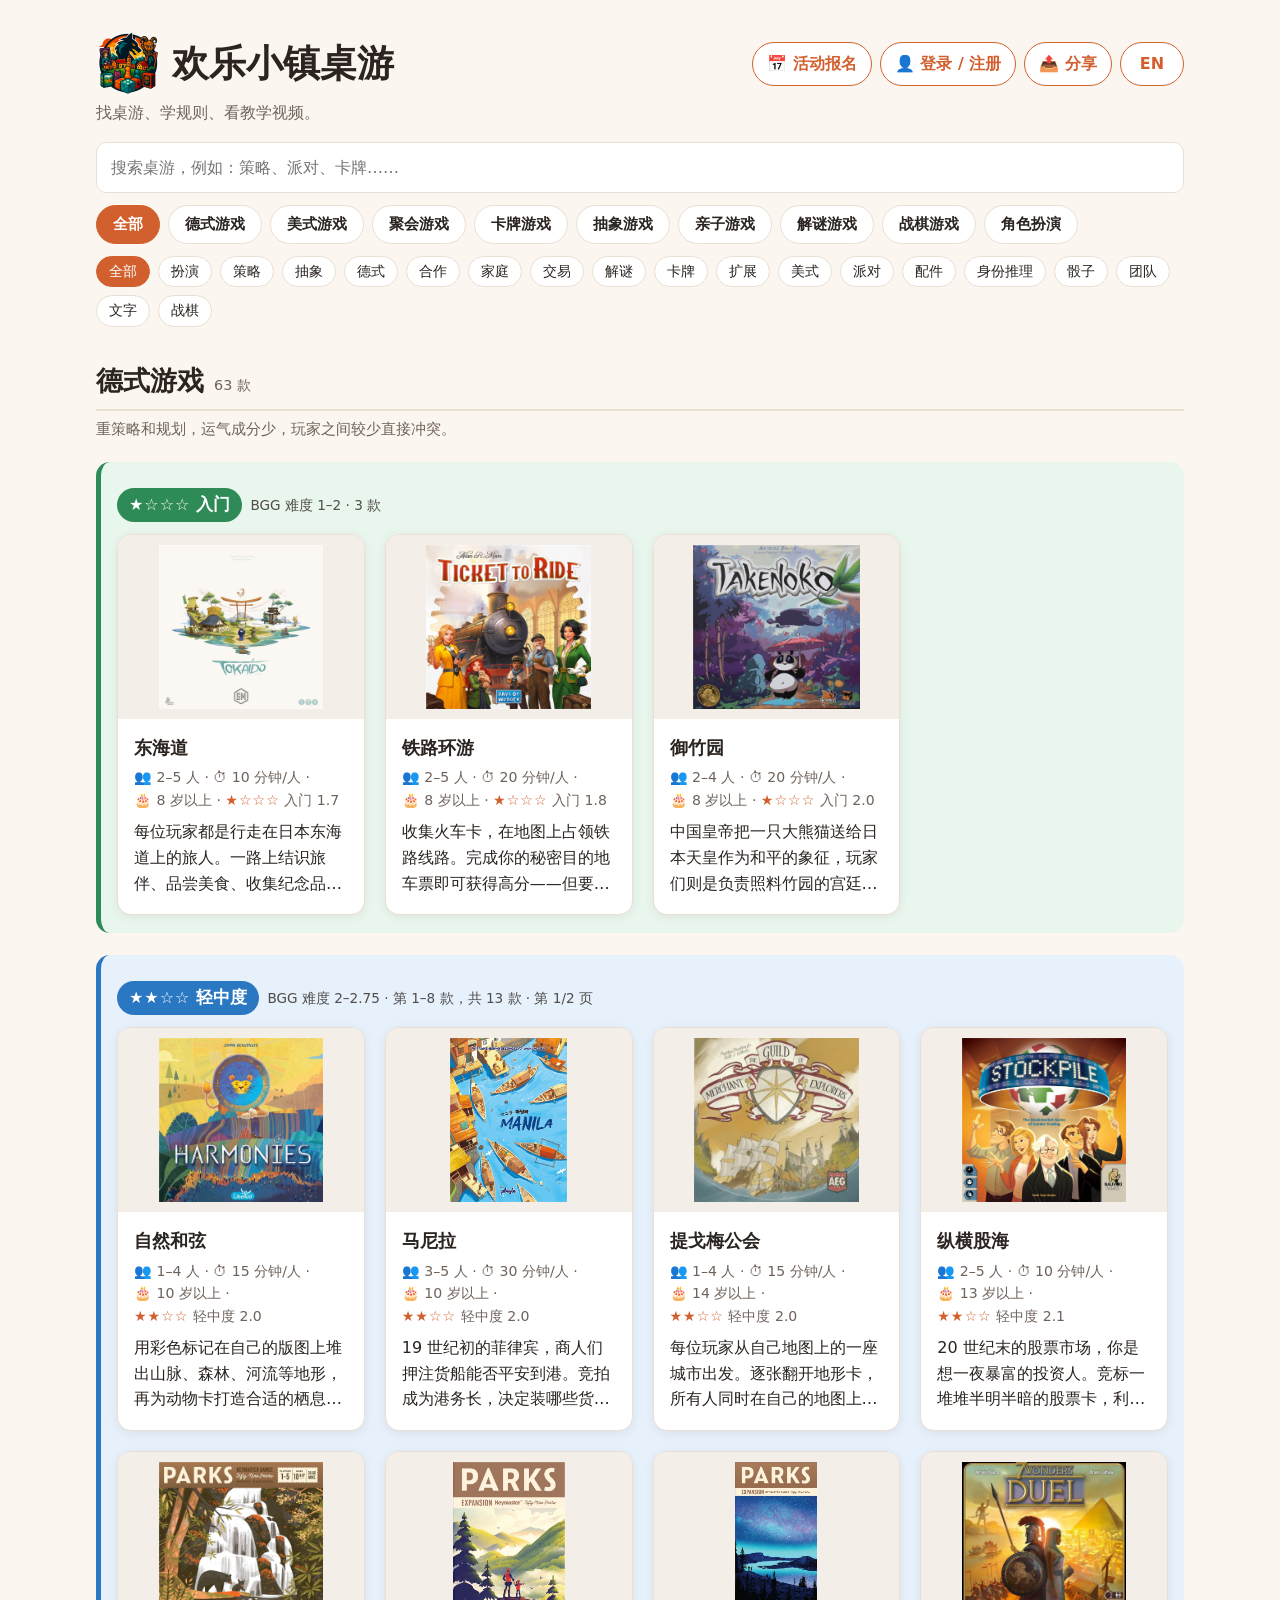
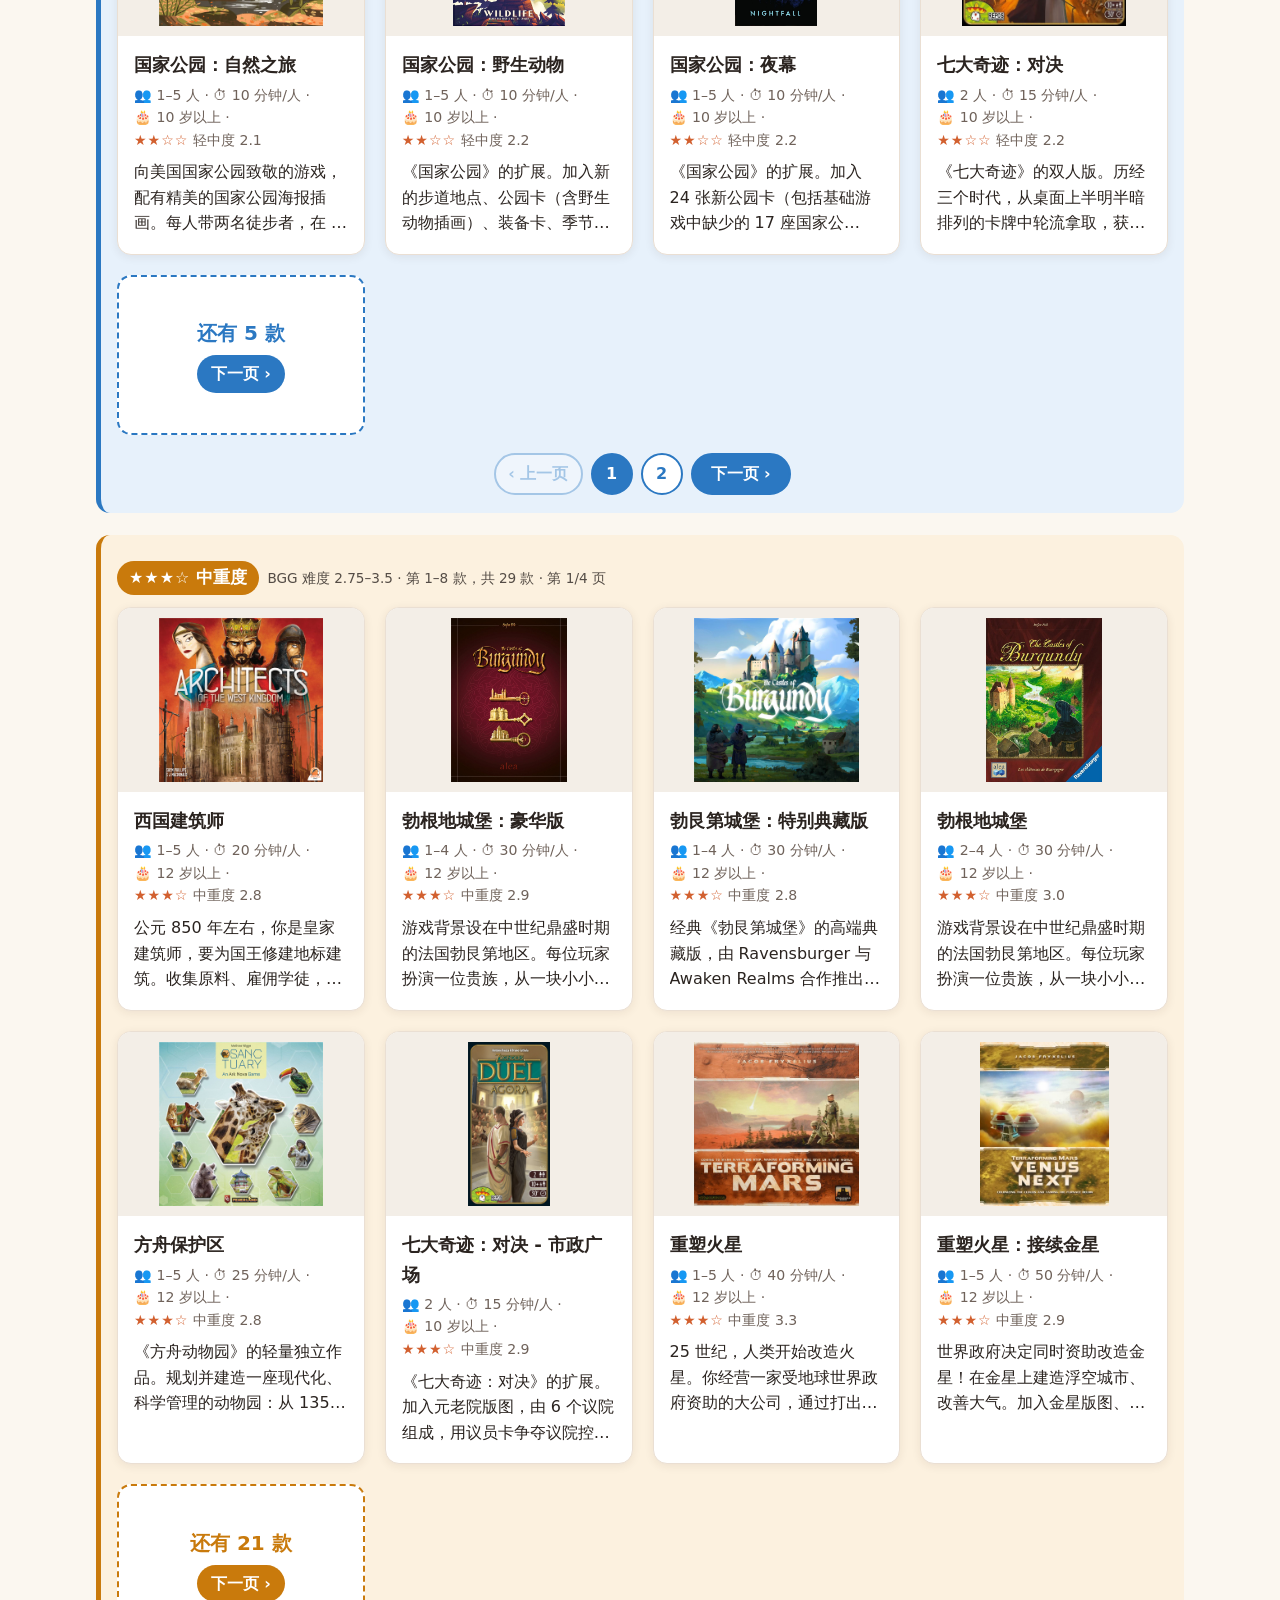
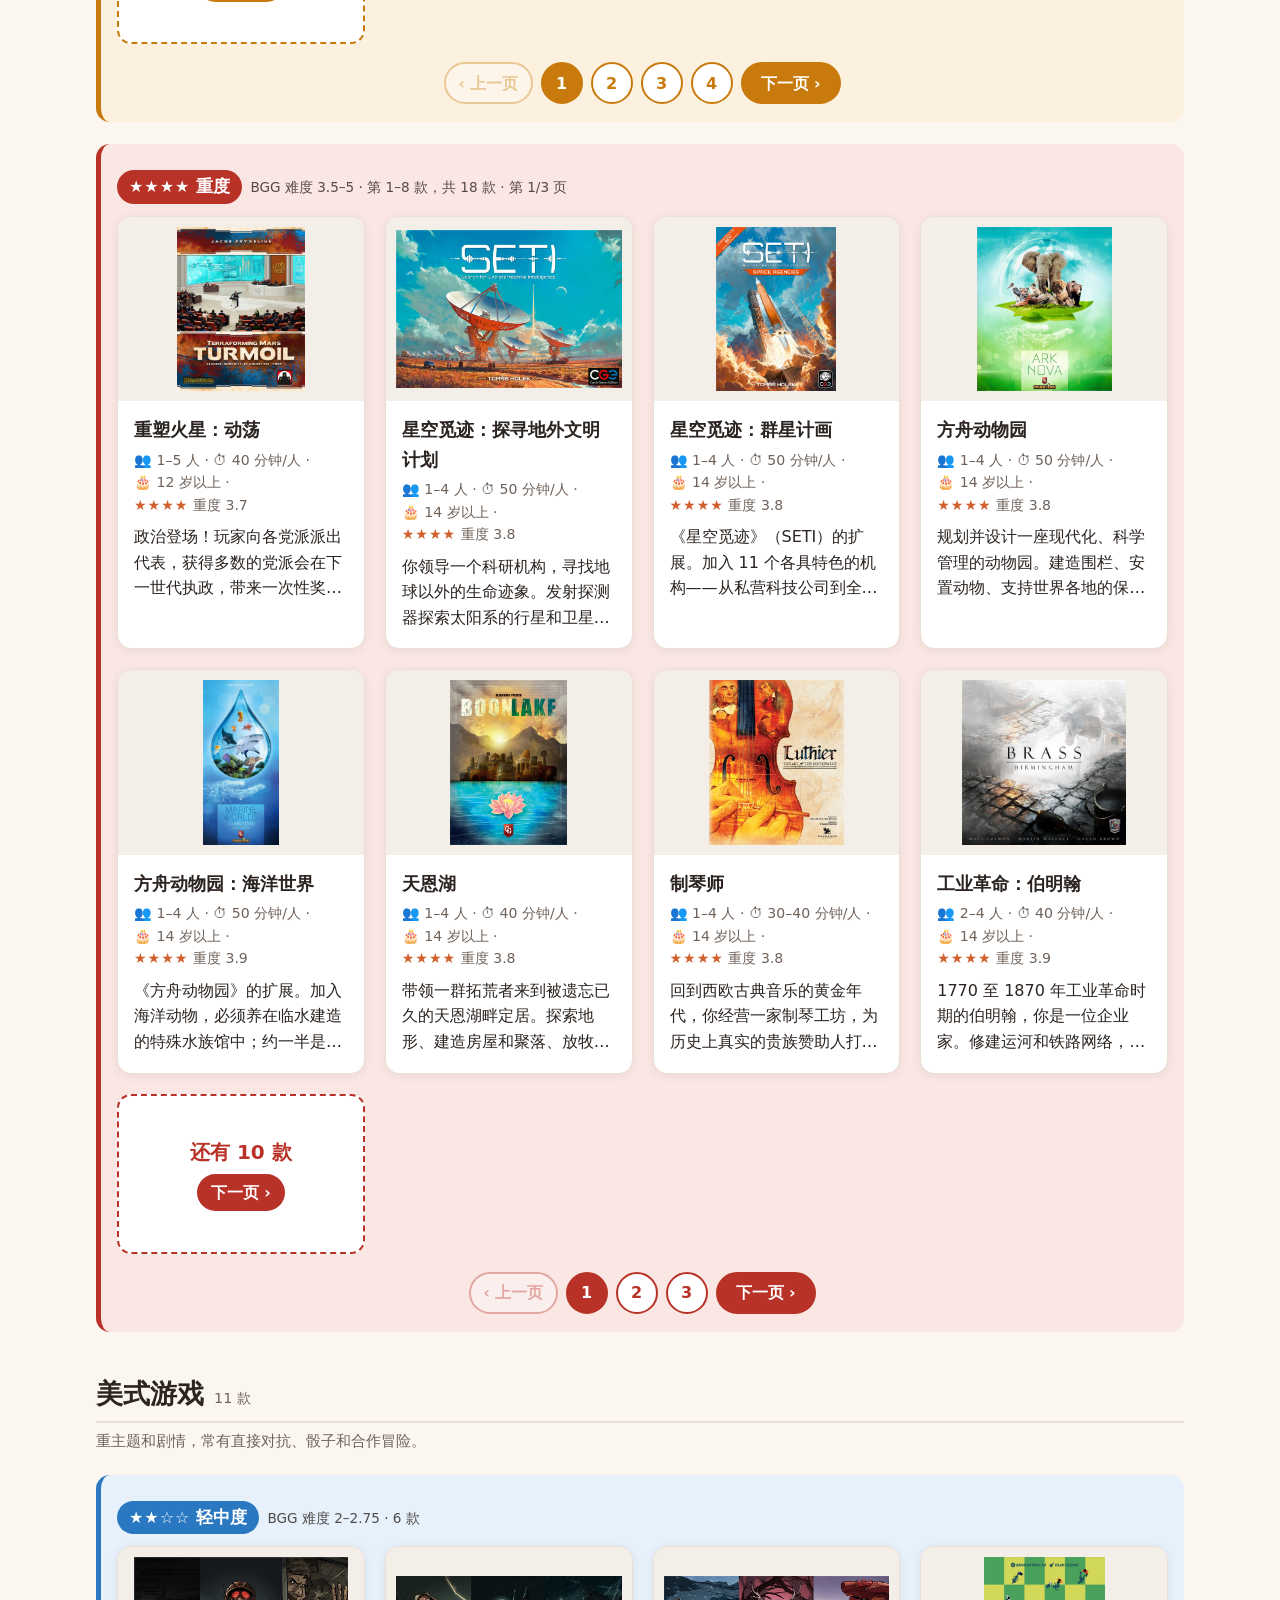
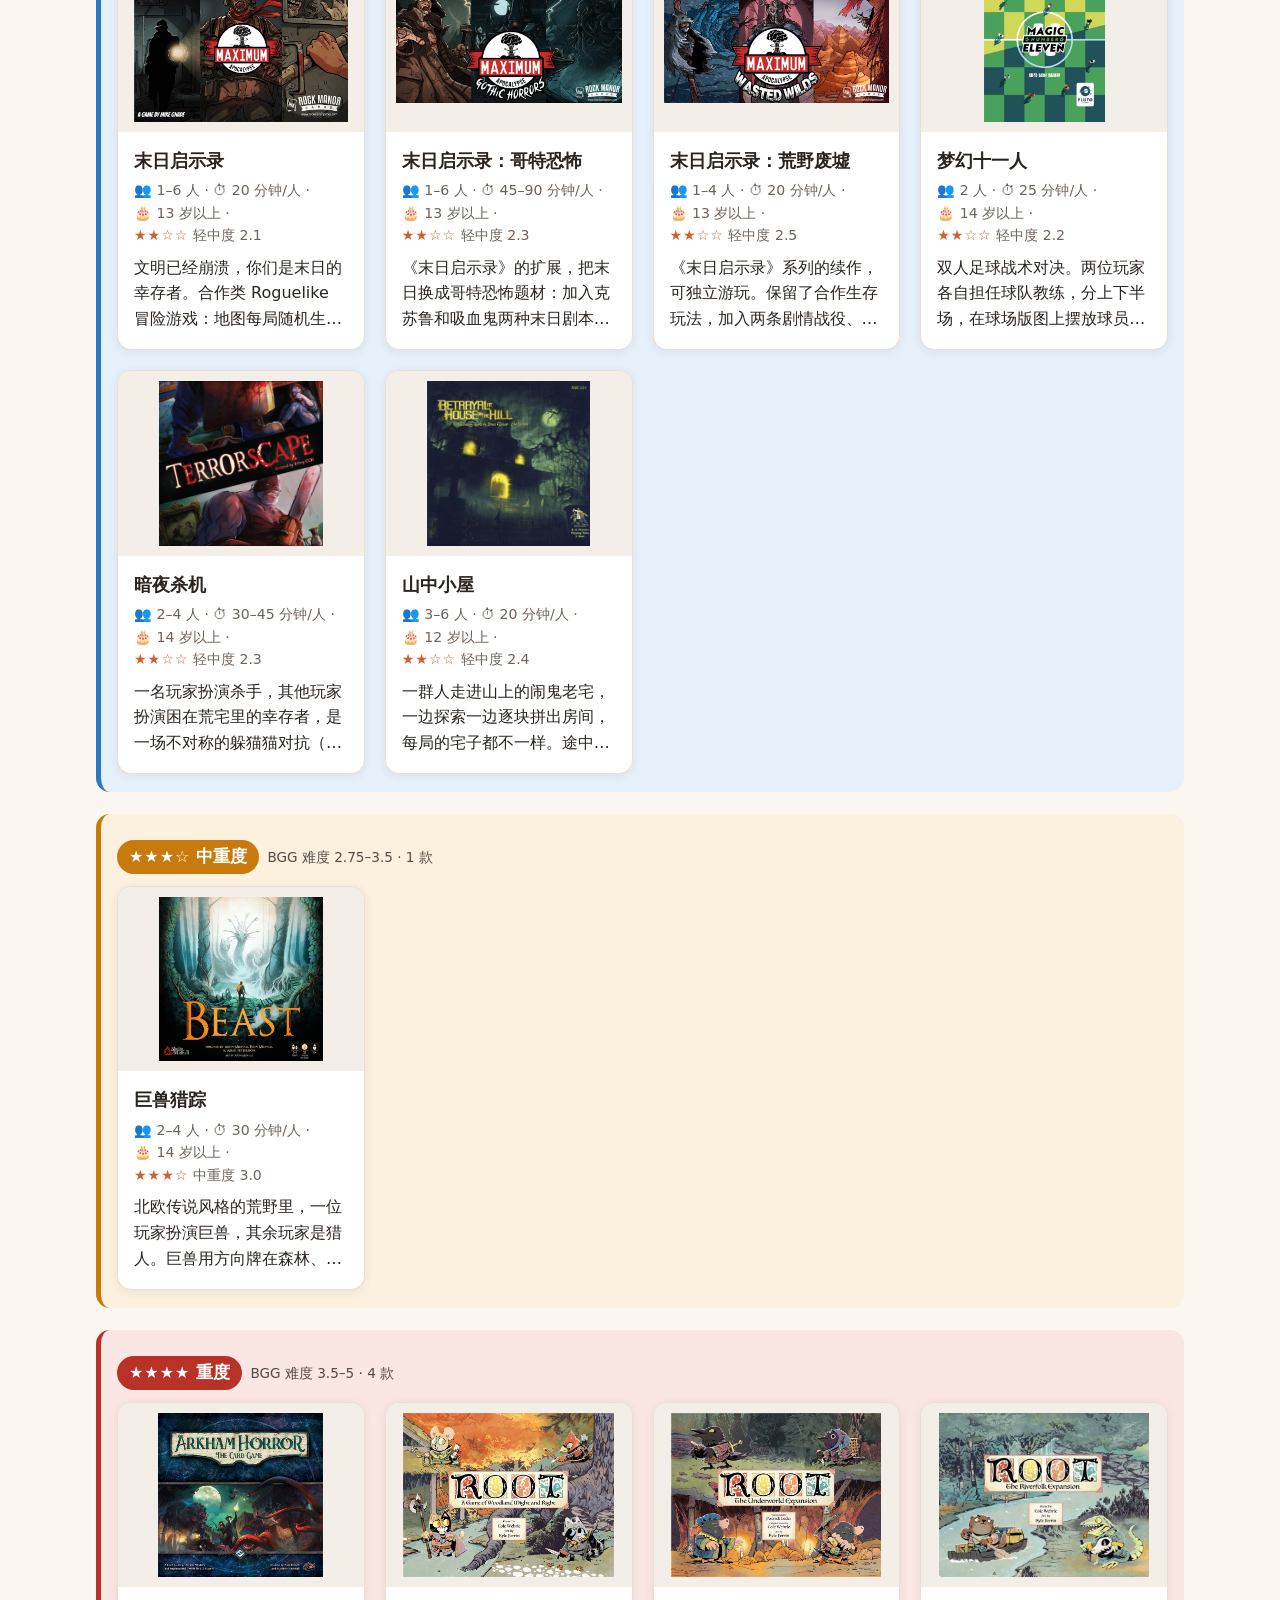
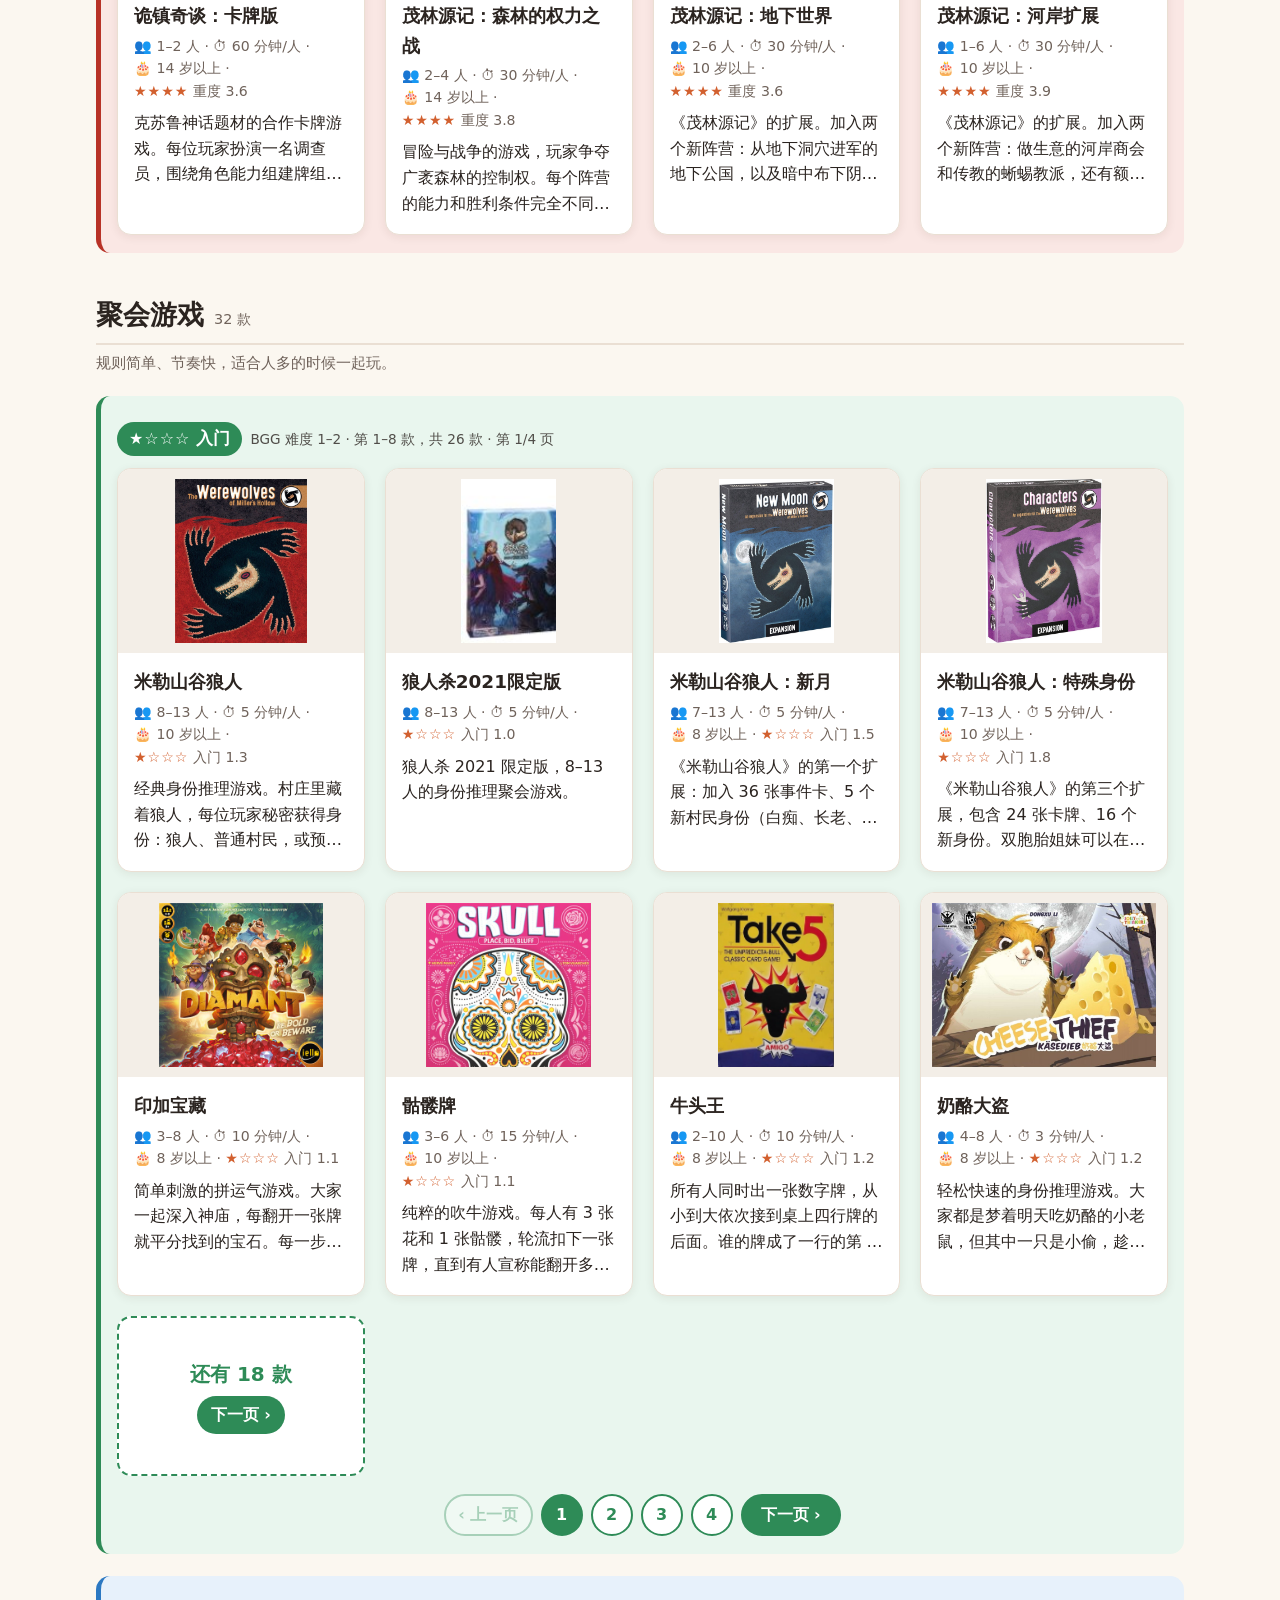
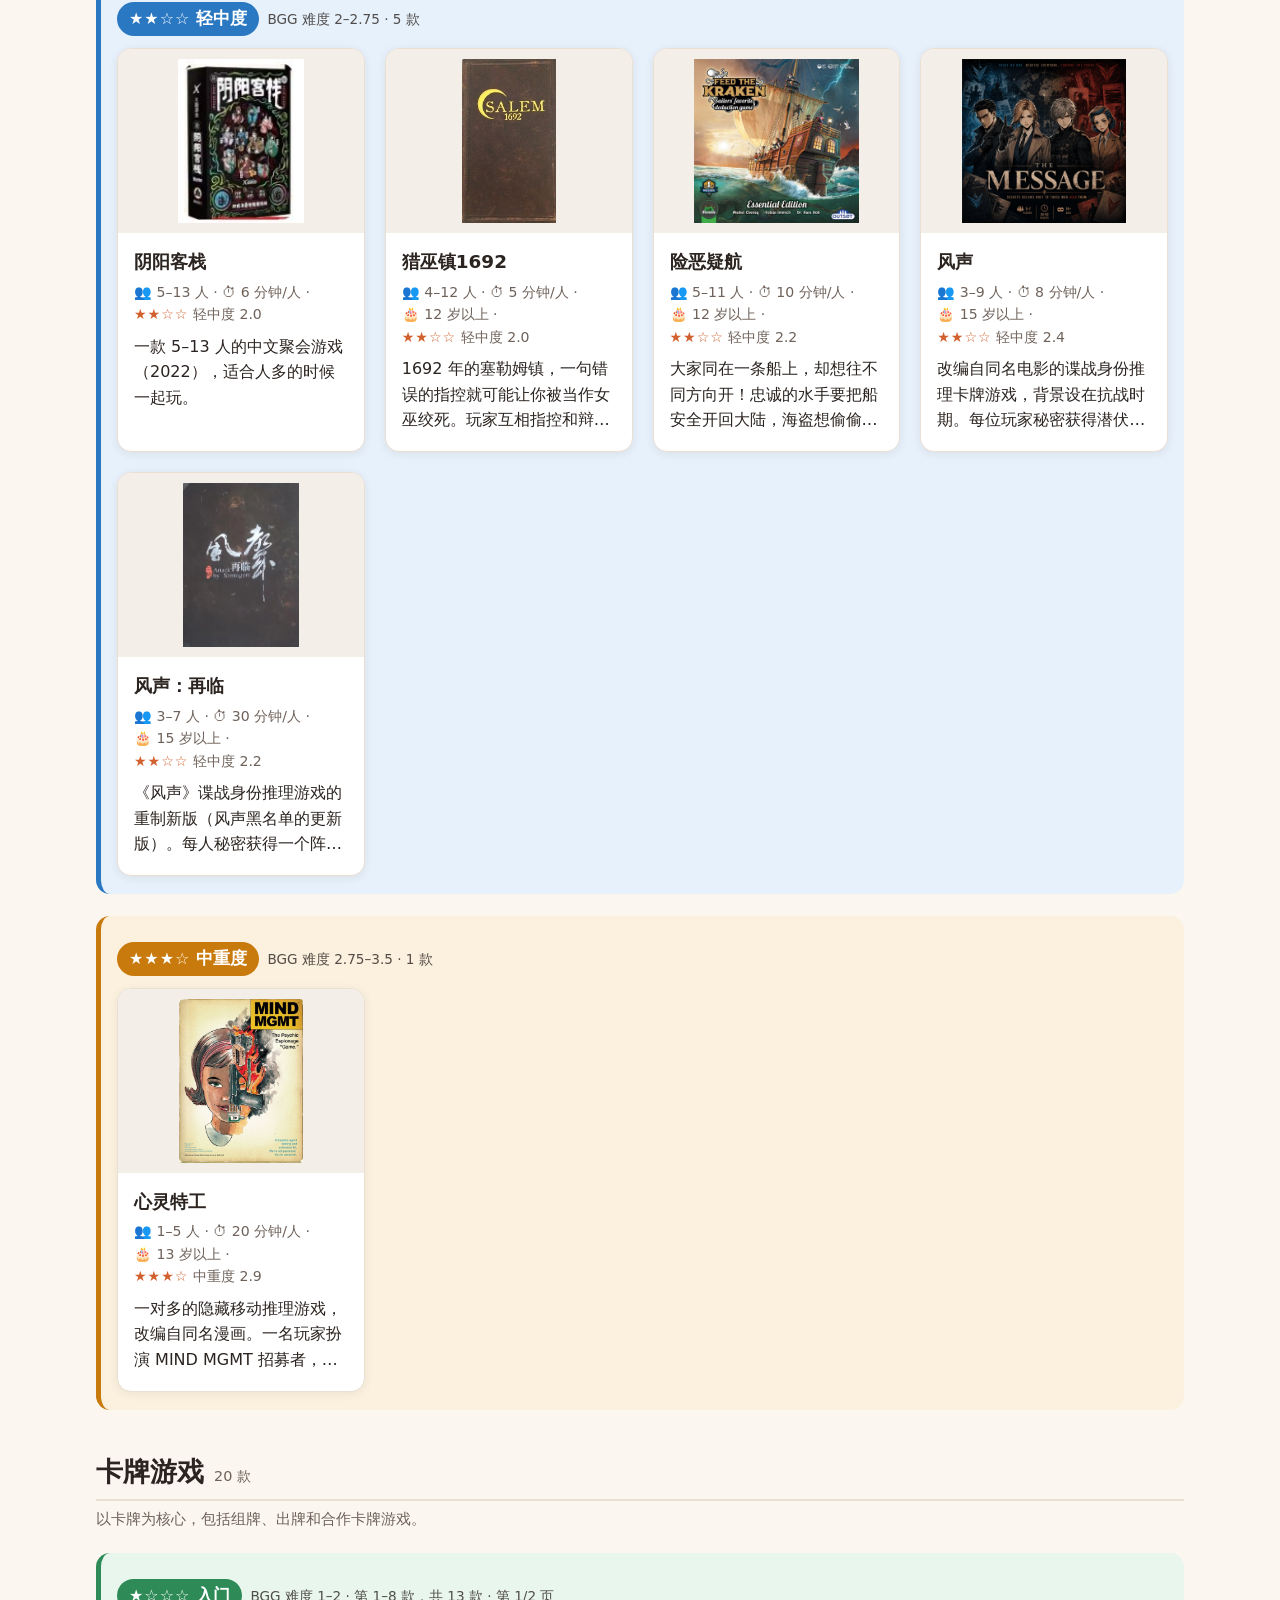
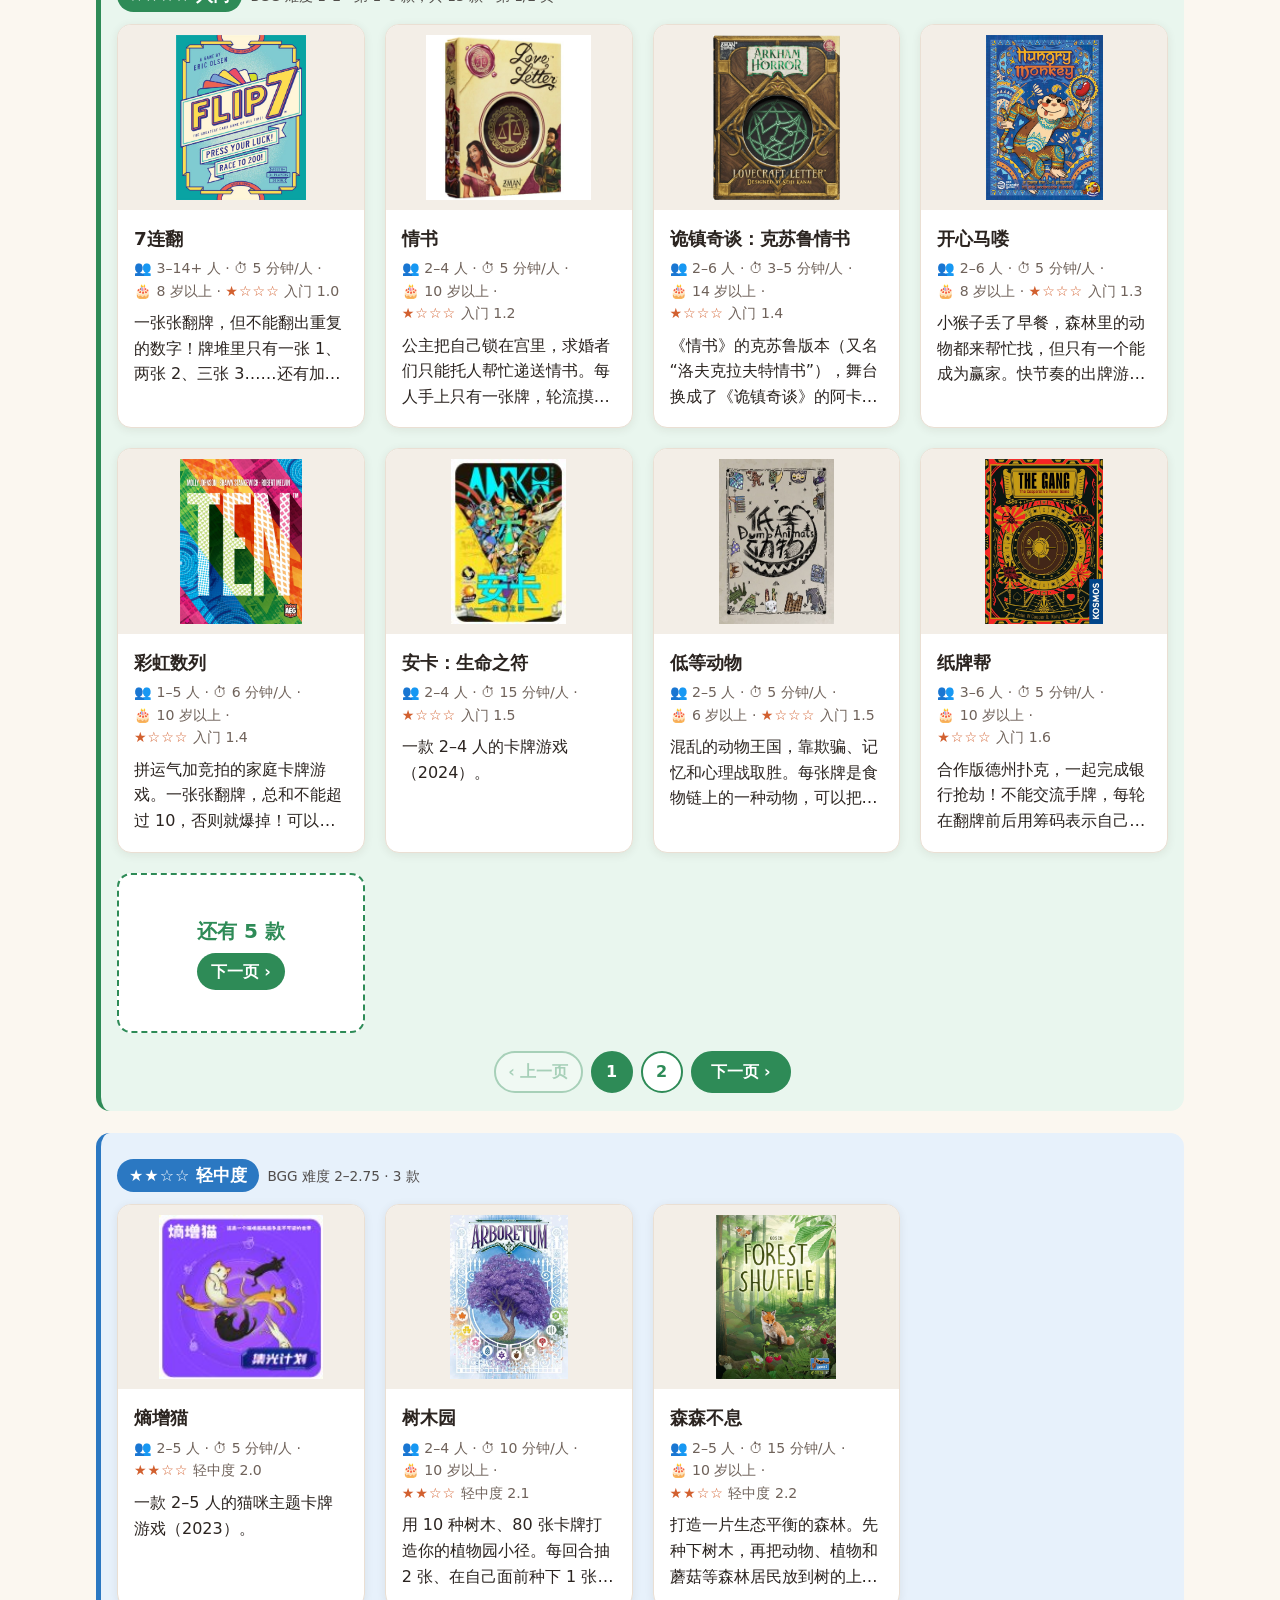
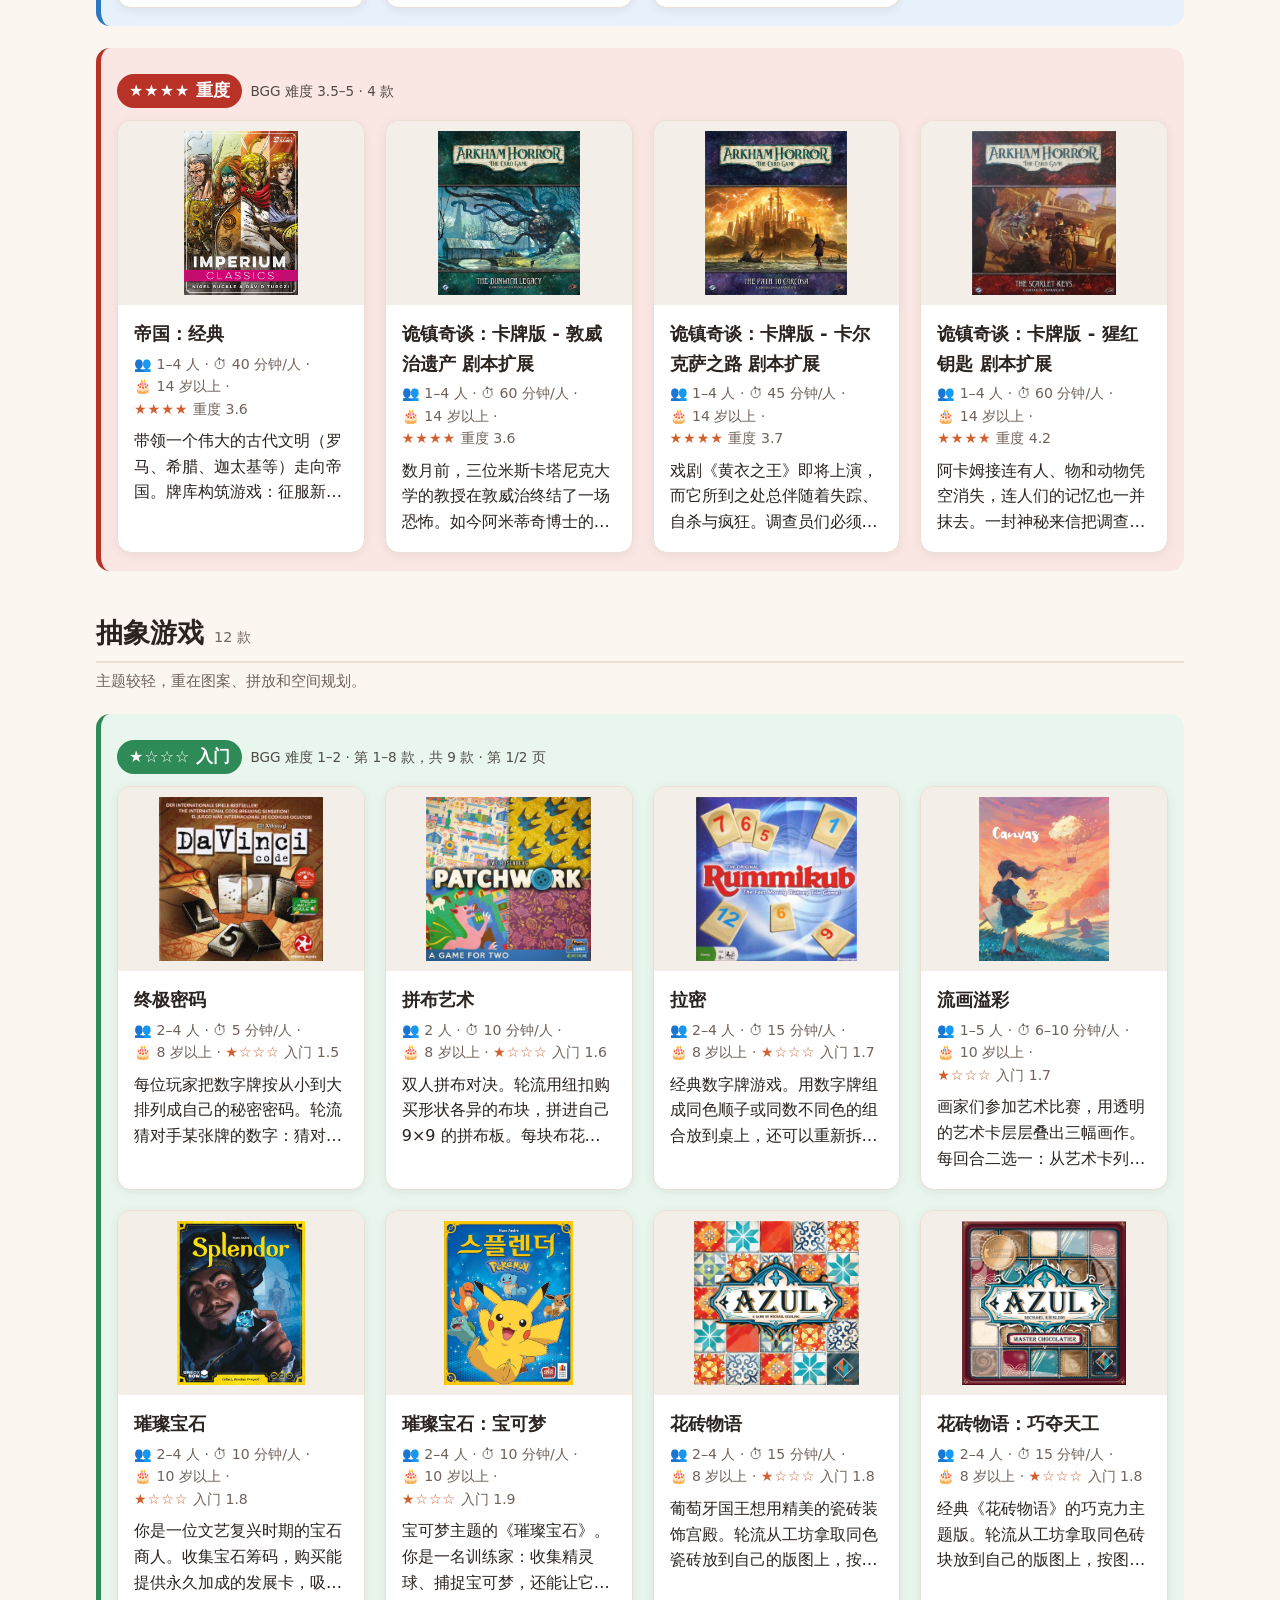
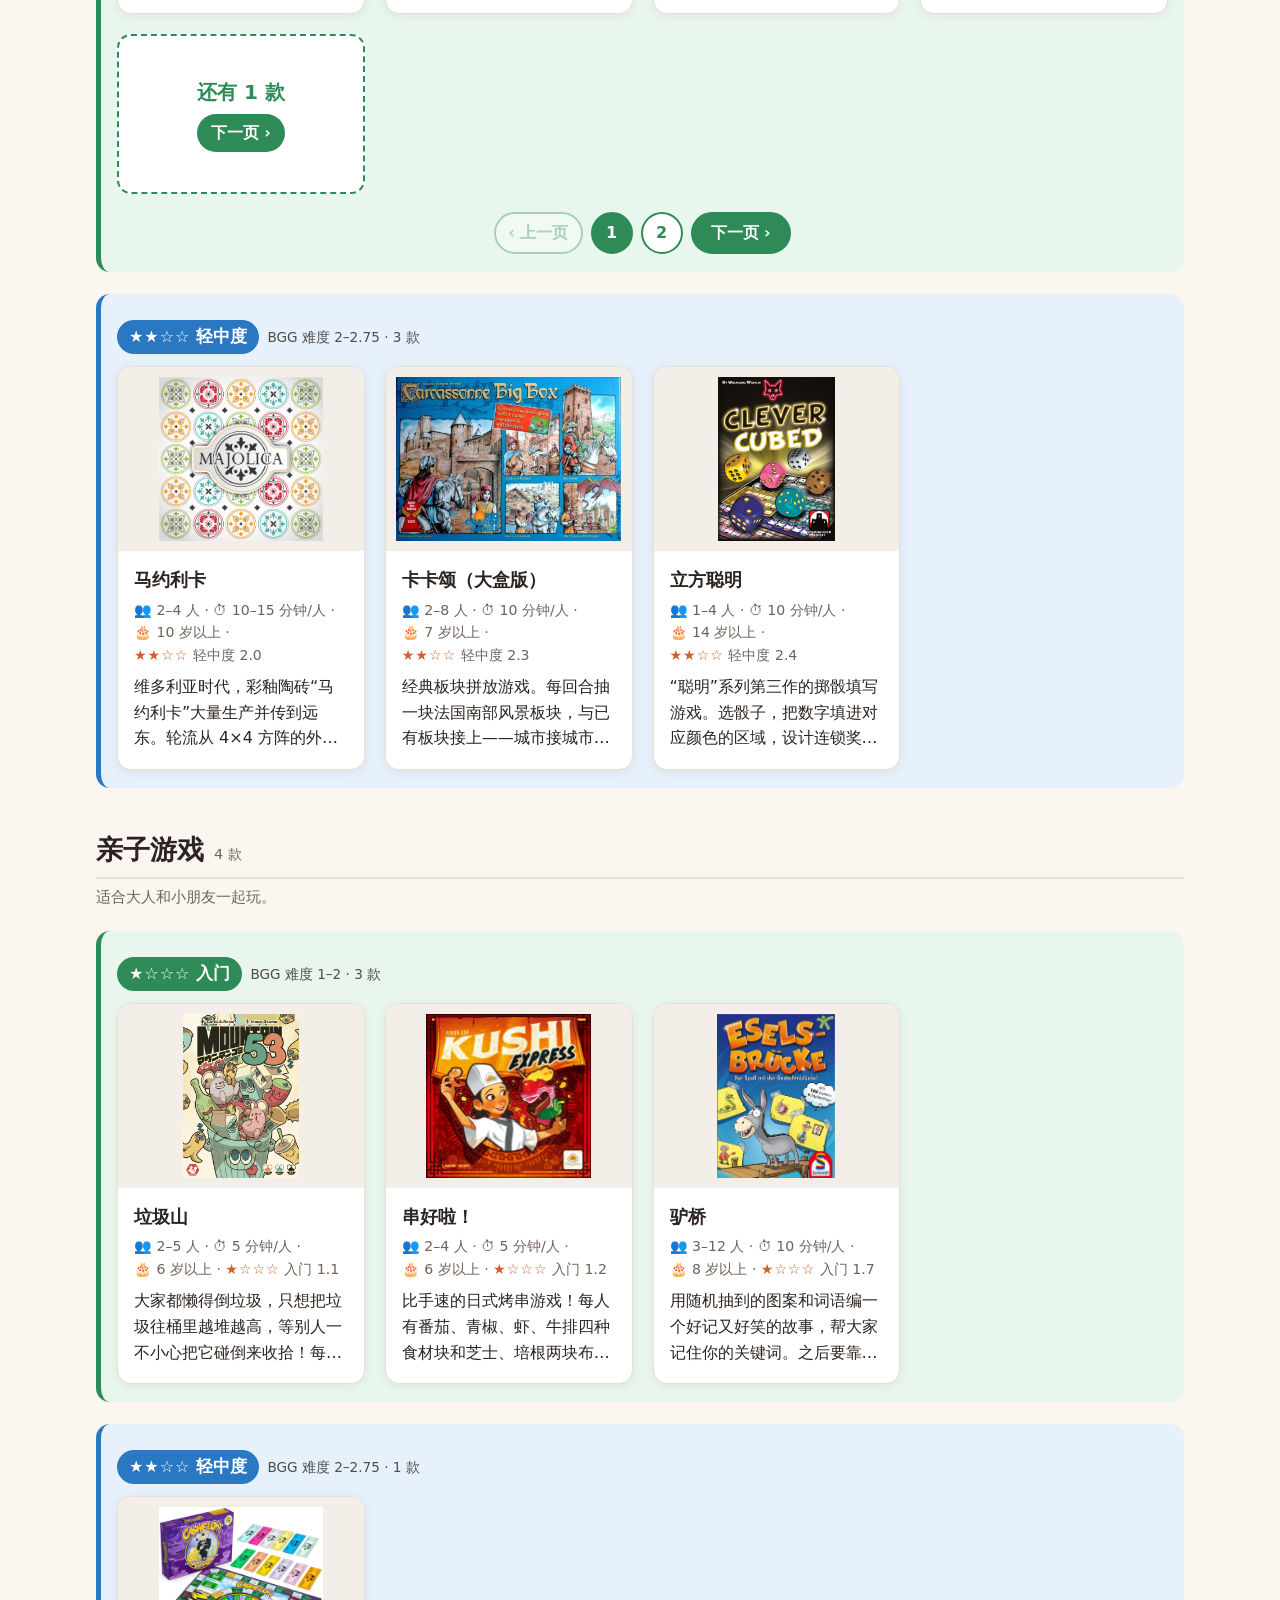
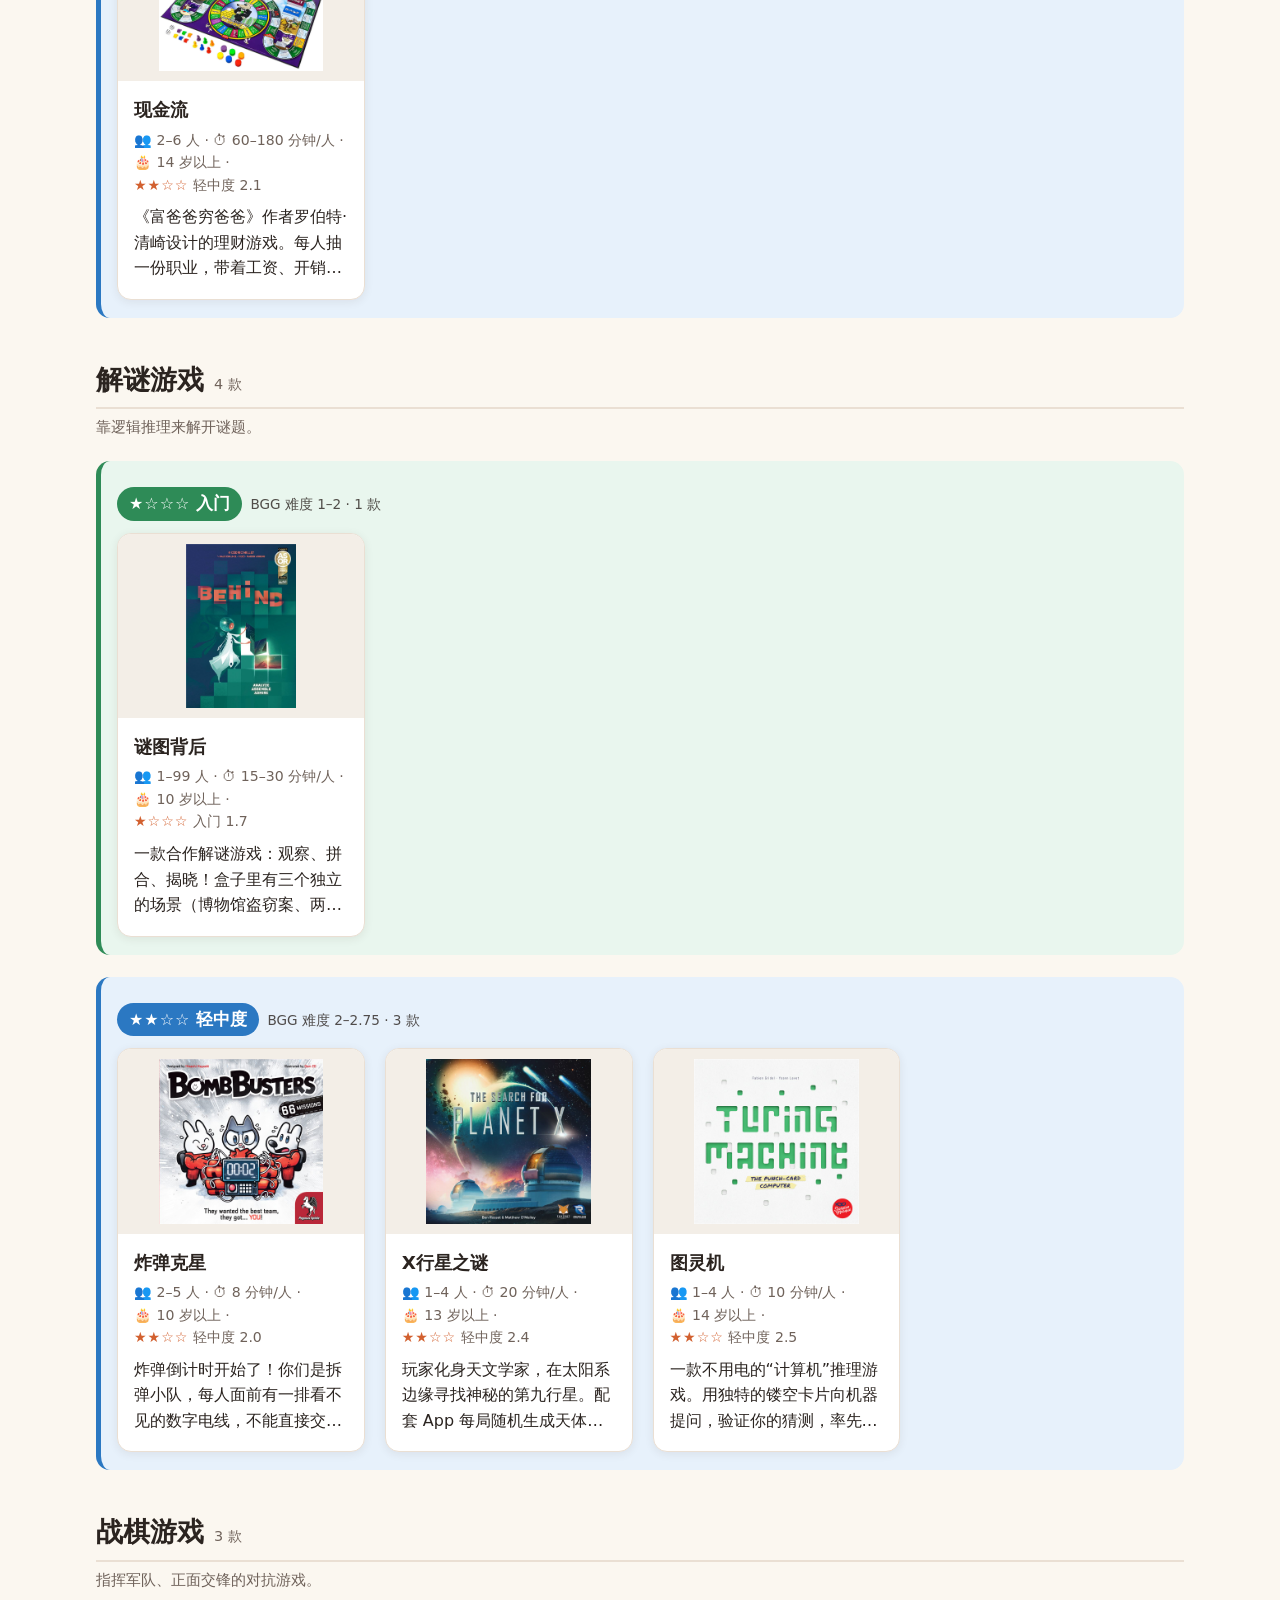
<file: index.html>
<!doctype html>
<html lang="zh-CN">
<head>
  <meta charset="utf-8">
  <meta name="viewport" content="width=device-width, initial-scale=1">
  <title>欢乐小镇桌游</title>
  <meta name="description" content="欢乐小镇桌游俱乐部：桌游介绍、规则与教学视频。Board games we play at Happy Village — rules, pictures and how-to-play videos.">
  <link rel="icon" href="images/favicon-48.png" type="image/png">
  <link rel="apple-touch-icon" href="images/apple-touch-icon.png">
  <link rel="stylesheet" href="css/style.css?v=1.4.1">
  <link rel="stylesheet" href="css/datepicker.css?v=1.4.1">
</head>
<body>
  <header class="site-header">
    <div class="wrap">
      <div class="title-row">
        <h1><img class="logo" src="images/logo.png" alt="" width="56" height="56"> <span data-i18n="siteName">欢乐小镇桌游</span></h1>
        <div class="header-actions">
          <span id="admin-bar" class="admin-bar" hidden></span>
          <a class="admin-btn events-link" href="events.html" data-i18n="events">活动报名</a>
          <a id="account-link" class="admin-btn" href="account.html">登录 / 注册</a>
          <button id="lang-toggle" class="lang-toggle" type="button">EN</button>
        </div>
      </div>
      <p class="tagline" data-i18n="tagline"></p>
      <section id="home-events" class="home-events" aria-labelledby="home-events-title" hidden></section>
      <section id="home-wishes" class="home-wishes" aria-labelledby="home-wishes-title" hidden></section>
      <section id="home-gamewishes" class="home-wishes" aria-labelledby="home-gamewishes-title" hidden></section>
      <input id="search" type="search" data-i18n-placeholder="searchPlaceholder" data-i18n-aria="searchLabel">
      <div id="cats" class="tag-row cat-row" data-i18n-aria="catFilterLabel"></div>
      <div id="tags" class="tag-row" data-i18n-aria="tagFilterLabel"></div>
      <div id="loan-filter" class="tag-row" data-i18n-aria="loanFilterLabel" hidden></div>
    </div>
  </header>

  <main class="wrap">
    <p id="status" class="status" role="status" data-i18n="loading"></p>
    <div id="grid" class="groups"></div>
  </main>

  <footer class="wrap site-footer"></footer>

  <dialog id="detail" aria-labelledby="detail-title">
    <button class="close" data-close data-i18n-aria="close">✕</button>
    <article id="detail-body"></article>
  </dialog>

  <dialog id="login" class="login" aria-labelledby="login-title">
    <form id="login-form" class="login-form">
      <h2 id="login-title" data-i18n="adminLogin"></h2>
      <label><span data-i18n="email"></span><input name="email" type="email" autocomplete="username" required></label>
      <label><span data-i18n="password"></span><input name="password" type="password" autocomplete="current-password" required></label>
      <p id="login-error" class="form-error" role="alert"></p>
      <div class="form-actions">
        <button type="button" class="btn ghost" data-login-cancel data-i18n="cancel"></button>
        <button type="submit" class="btn" data-i18n="signIn"></button>
      </div>
    </form>
  </dialog>

  <script src="js/config.js?v=1.4.1"></script>
  <script src="js/i18n.js?v=1.4.1"></script>
  <script src="js/media.js?v=1.4.1"></script>
  <script src="js/data.js?v=1.4.1"></script>
  <script src="js/loans.js?v=1.4.1"></script>
  <script src="js/announce.js?v=1.4.1"></script>
  <script src="js/rulebook-share.js?v=1.4.1"></script>
  <script src="js/datepicker.js?v=1.4.1"></script>
  <script src="js/app.js?v=1.4.1"></script>
  <script src="js/account-link.js?v=1.4.1"></script>
  <script src="js/share.js?v=1.4.1"></script>
  <script src="js/home-events.js?v=1.4.1"></script>
</body>
</html>
</file>
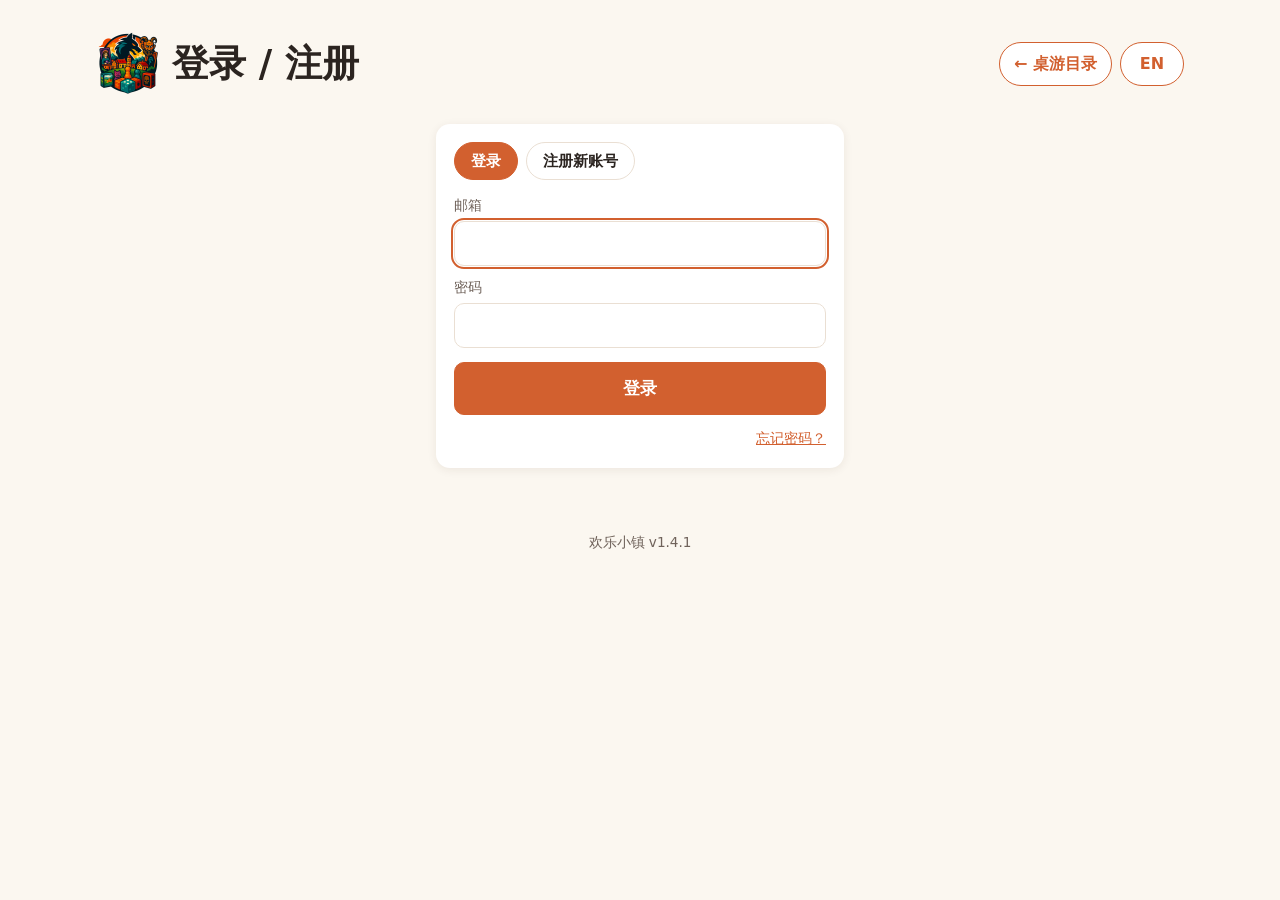
<file: account.html>
<!doctype html>
<html lang="zh-CN">
<head>
  <meta charset="utf-8">
  <meta name="viewport" content="width=device-width, initial-scale=1, viewport-fit=cover">
  <title>登录 / 注册 · 欢乐小镇桌游</title>
  <meta name="description" content="登录或注册欢乐小镇桌游账号。Sign in or create a Happy Village Board Games account.">
  <link rel="icon" href="images/favicon-48.png" type="image/png">
  <link rel="apple-touch-icon" href="images/apple-touch-icon.png">
  <link rel="stylesheet" href="css/style.css?v=1.4.1">
  <link rel="stylesheet" href="css/account.css?v=1.4.1">
</head>
<body>
  <!-- Sign in, sign up, password reset and the landing page for email links (see js/account.js) -->
  <header class="site-header">
    <div class="wrap">
      <div class="title-row">
        <h1><a class="ac-home" href="index.html"><img class="logo" src="images/logo.png" alt="" width="56" height="56"></a>
          <span id="ac-title"></span></h1>
        <div class="header-actions">
          <a id="ac-back" class="admin-btn" href="index.html"></a>
          <button id="lang-toggle" class="lang-toggle" type="button">EN</button>
        </div>
      </div>
    </div>
  </header>

  <main class="wrap ac-main" id="ac-main" aria-live="polite"></main>

  <script src="js/config.js?v=1.4.1"></script>
  <script src="js/i18n.js?v=1.4.1"></script>
  <script src="js/loans.js?v=1.4.1"></script>
  <script src="js/announce.js?v=1.4.1"></script>
  <script src="js/account.js?v=1.4.1"></script>
</body>
</html>
</file>
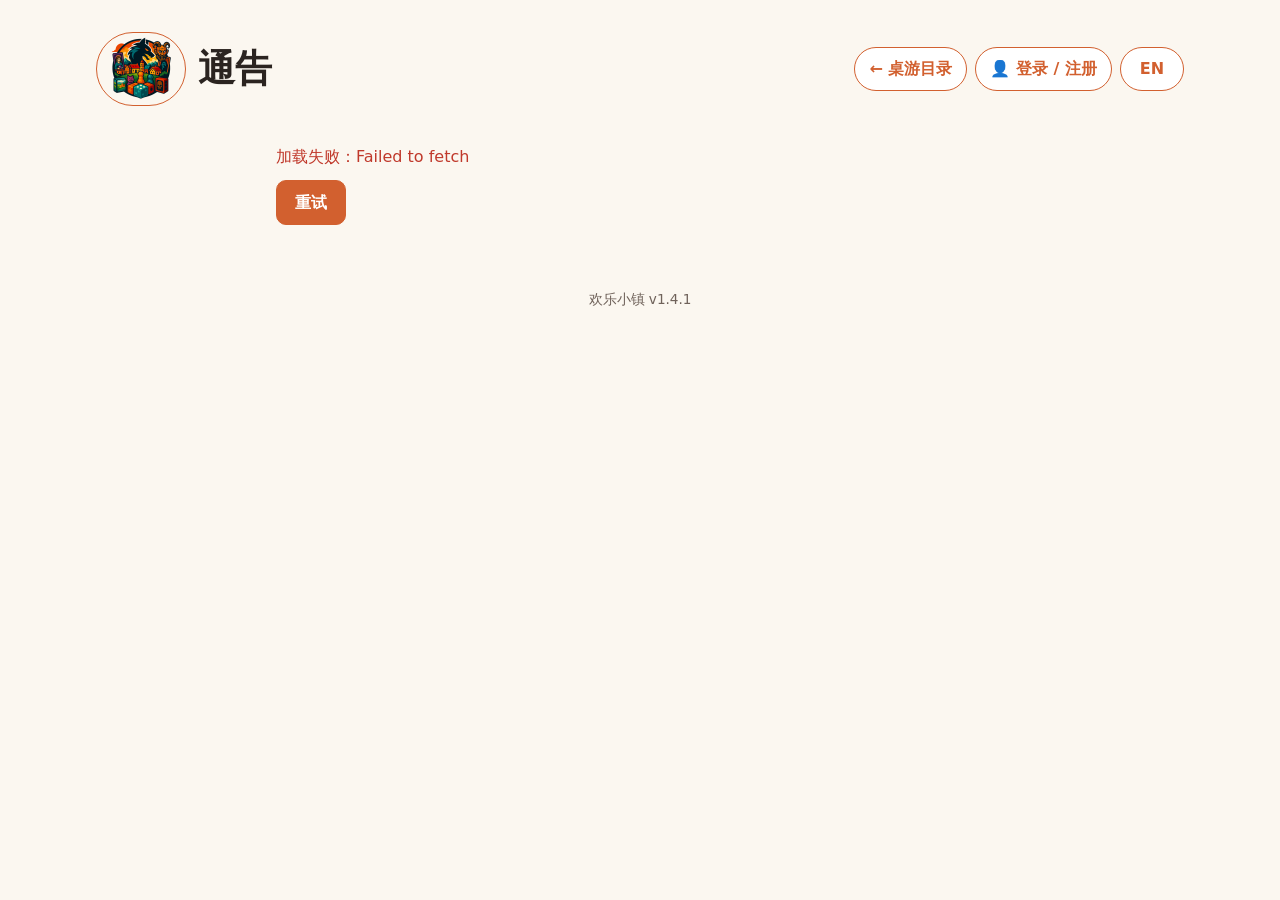
<file: announcements.html>
<!doctype html>
<html lang="zh-CN">
<head>
  <meta charset="utf-8">
  <meta name="viewport" content="width=device-width, initial-scale=1, viewport-fit=cover">
  <title>通告 · 欢乐小镇桌游</title>
  <meta name="description" content="欢乐小镇桌游：所有进行中的通告。Happy Village Board Games: current announcements.">
  <link rel="icon" href="images/favicon-48.png" type="image/png">
  <link rel="apple-touch-icon" href="images/apple-touch-icon.png">
  <link rel="stylesheet" href="css/style.css?v=1.4.1">
  <link rel="stylesheet" href="css/events.css?v=1.4.1">
</head>
<body>
  <!-- Every current announcement (滚动通告) in a list; see js/announcements.js -->
  <header class="site-header">
    <div class="wrap">
      <div class="title-row">
        <h1><a class="ev-home" href="index.html"><img class="logo" src="images/logo.png" alt="" width="56" height="56"></a>
          <span id="an-title"></span></h1>
        <div class="header-actions">
          <a id="an-back" class="admin-btn" href="index.html"></a>
          <a id="account-link" class="admin-btn" href="account.html">登录 / 注册</a>
          <button id="lang-toggle" class="lang-toggle" type="button">EN</button>
        </div>
      </div>
    </div>
  </header>

  <main class="wrap ev-main" id="an-main" aria-live="polite"></main>

  <script src="js/config.js?v=1.4.1"></script>
  <script src="js/i18n.js?v=1.4.1"></script>
  <script src="js/loans.js?v=1.4.1"></script>
  <script src="js/announce.js?v=1.4.1"></script>
  <script src="js/announcements.js?v=1.4.1"></script>
  <script src="js/account-link.js?v=1.4.1"></script>
</body>
</html>
</file>
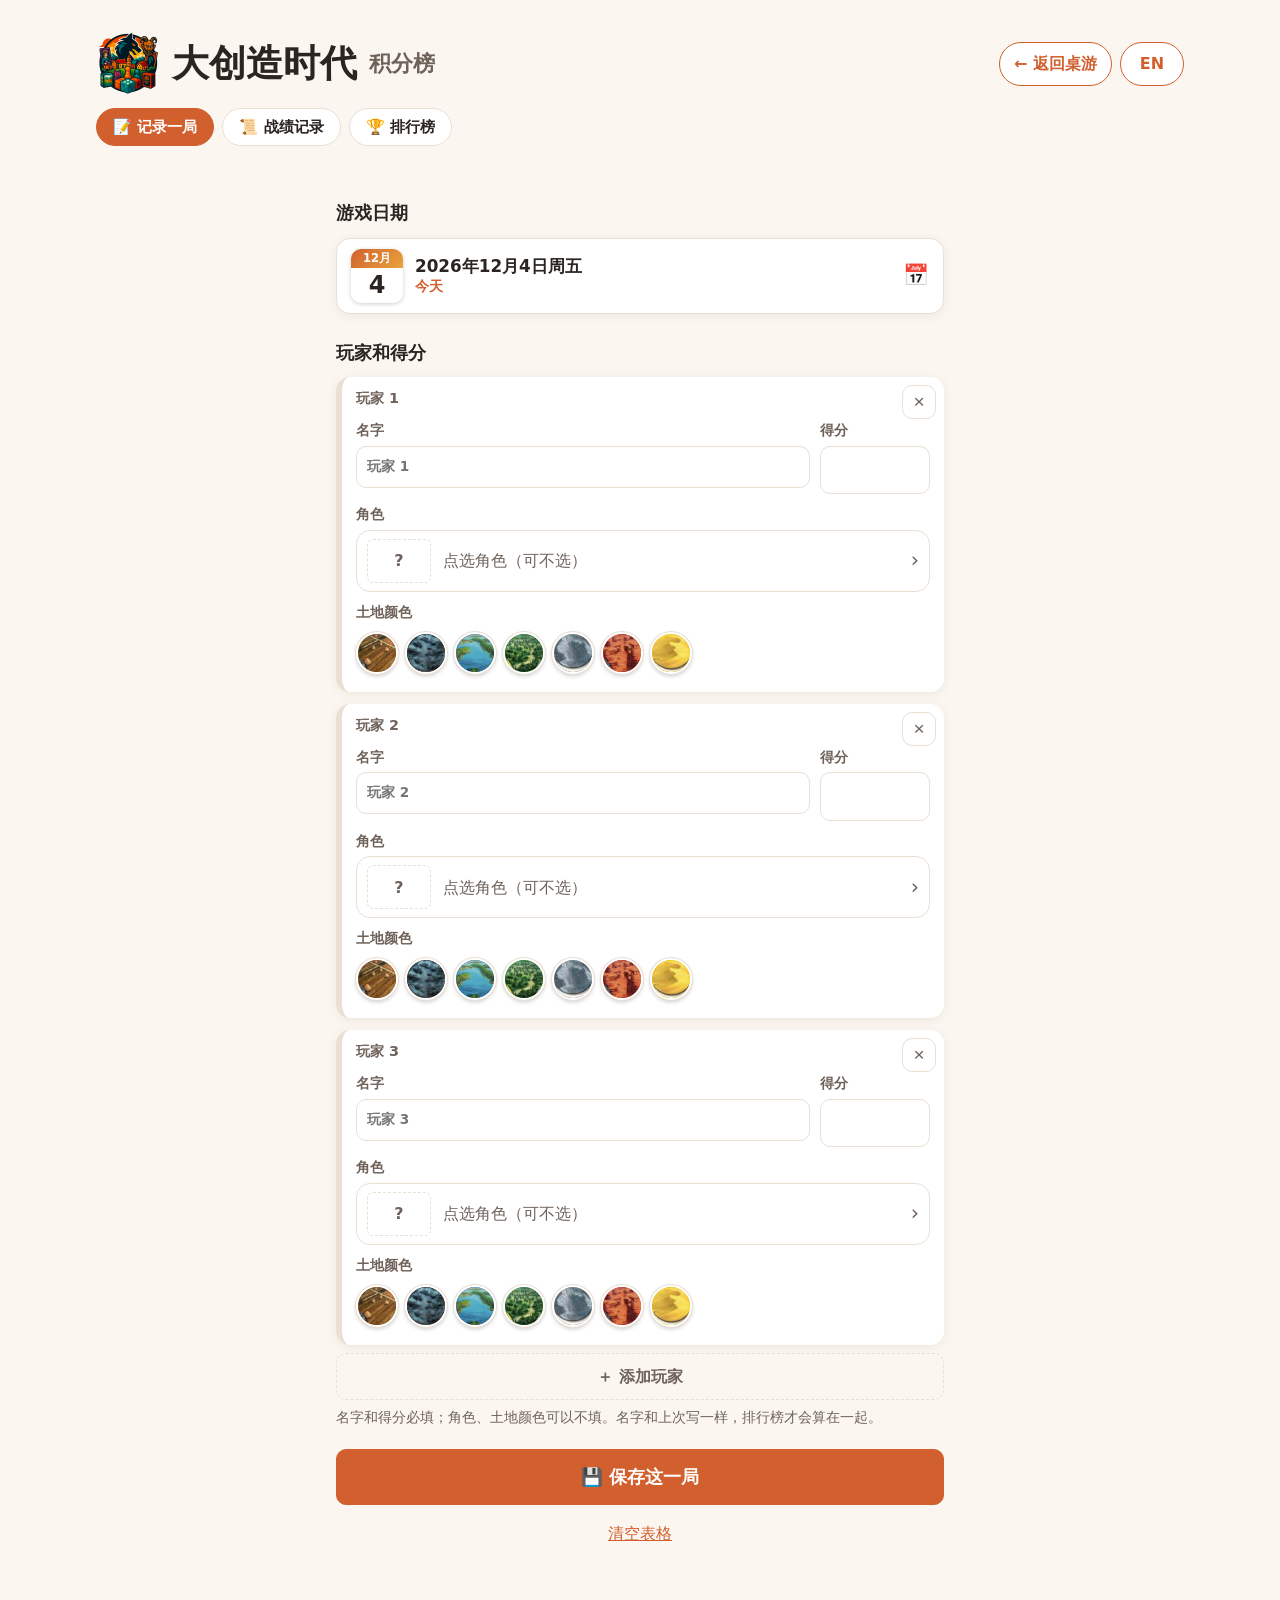
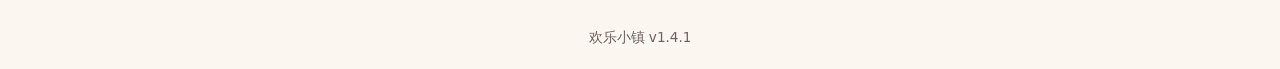
<file: aoi.html>
<!doctype html>
<html lang="zh-CN">
<head>
  <meta charset="utf-8">
  <title>大创造时代 积分榜 · 欢乐小镇桌游</title>
  <!-- The Age of Innovation scoreboard moved to the shared scoreboard page. Old links still work. -->
  <meta http-equiv="refresh" content="0; url=score.html?game=age-of-innovation">
  <script>location.replace("score.html?game=age-of-innovation" + location.hash);</script>
</head>
<body><p><a href="score.html?game=age-of-innovation">大创造时代 积分榜 / Age of Innovation scoreboard</a></p></body>
</html>
</file>
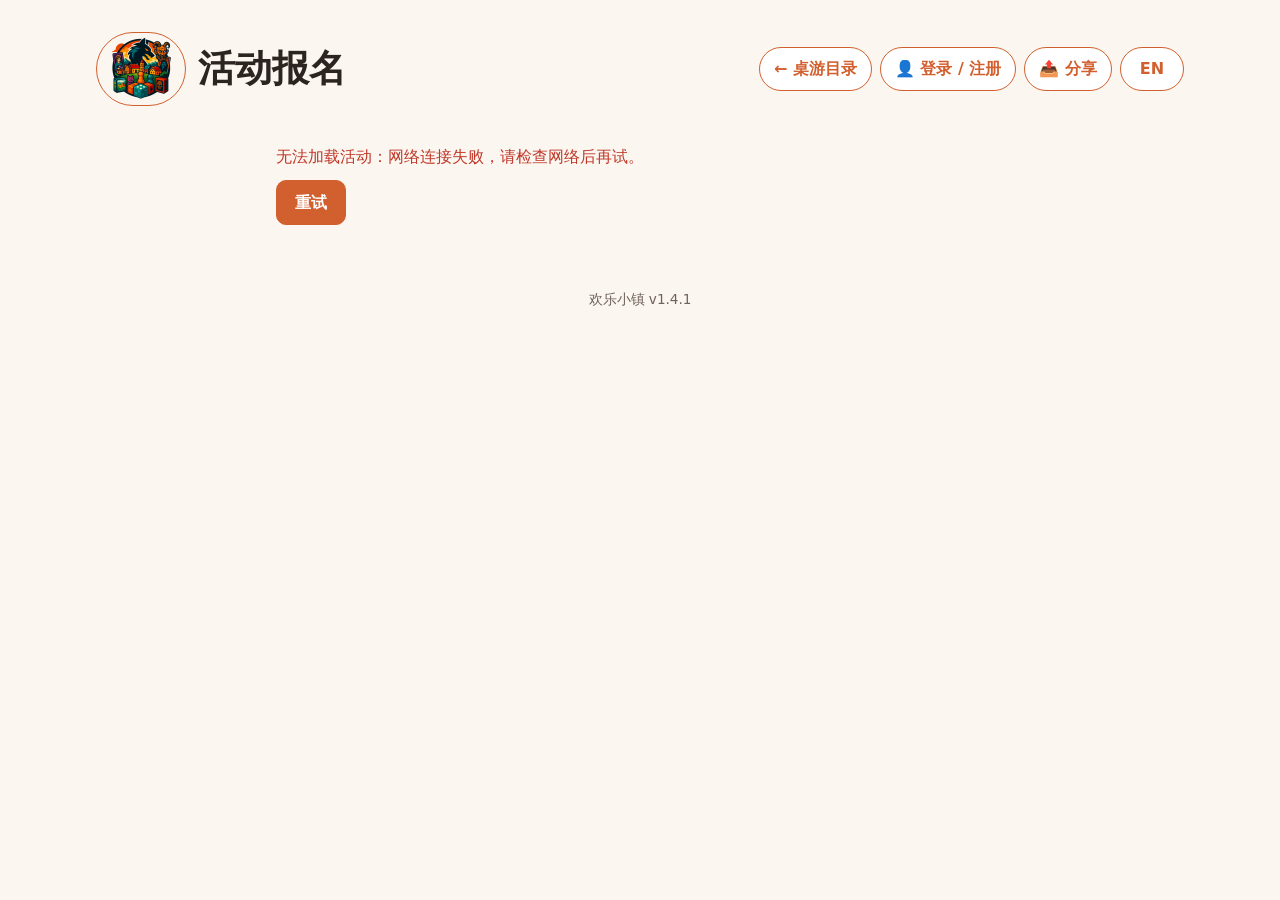
<file: events.html>
<!doctype html>
<html lang="zh-CN">
<head>
  <meta charset="utf-8">
  <meta name="viewport" content="width=device-width, initial-scale=1, viewport-fit=cover">
  <title>活动报名 · 欢乐小镇桌游</title>
  <meta name="description" content="欢乐小镇桌游活动：看看有哪些活动，加入别人开的桌或者自己开一桌。Happy Village Board Games events: join a table or open one.">
  <link rel="icon" href="images/favicon-48.png" type="image/png">
  <link rel="apple-touch-icon" href="images/apple-touch-icon.png">
  <link rel="stylesheet" href="css/style.css?v=1.4.1">
  <link rel="stylesheet" href="css/datepicker.css?v=1.4.1">
  <link rel="stylesheet" href="css/events.css?v=1.4.1">
</head>
<body>
  <!-- Events list (events.html) and one event (events.html?id=<id>); see js/events.js -->
  <header class="site-header">
    <div class="wrap">
      <div class="title-row">
        <h1><a class="ev-home" href="index.html"><img class="logo" src="images/logo.png" alt="" width="56" height="56"></a>
          <span id="ev-title"></span></h1>
        <div class="header-actions">
          <span id="admin-bar" class="admin-bar" hidden></span>
          <a id="ev-back" class="admin-btn" href="index.html"></a>
          <a id="account-link" class="admin-btn" href="account.html">登录 / 注册</a>
          <button id="lang-toggle" class="lang-toggle" type="button">EN</button>
        </div>
      </div>
    </div>
  </header>

  <main class="wrap ev-main" id="ev-main" aria-live="polite"></main>

  <dialog id="ev-dlg" class="ev-sheet" aria-labelledby="ev-dlg-title"></dialog>

  <dialog id="login" class="login" aria-labelledby="login-title">
    <form id="login-form" class="login-form">
      <h2 id="login-title"></h2>
      <label><span id="login-email"></span><input name="email" type="email" autocomplete="username" required></label>
      <label><span id="login-password"></span><input name="password" type="password" autocomplete="current-password" required></label>
      <p id="login-error" class="form-error" role="alert"></p>
      <div class="form-actions">
        <button type="button" class="btn ghost" data-login-cancel></button>
        <button type="submit" class="btn" data-login-submit></button>
      </div>
    </form>
  </dialog>

  <script src="js/config.js?v=1.4.1"></script>
  <script src="js/i18n.js?v=1.4.1"></script>
  <script src="js/media.js?v=1.4.1"></script>
  <script src="js/loans.js?v=1.4.1"></script>
  <script src="js/announce.js?v=1.4.1"></script>
  <script src="js/datepicker.js?v=1.4.1"></script>
  <script src="js/richtext.js?v=1.4.1"></script>
  <script src="js/events.js?v=1.4.1"></script>
  <script src="js/account-link.js?v=1.4.1"></script>
  <script src="js/share.js?v=1.4.1"></script>
</body>
</html>
</file>
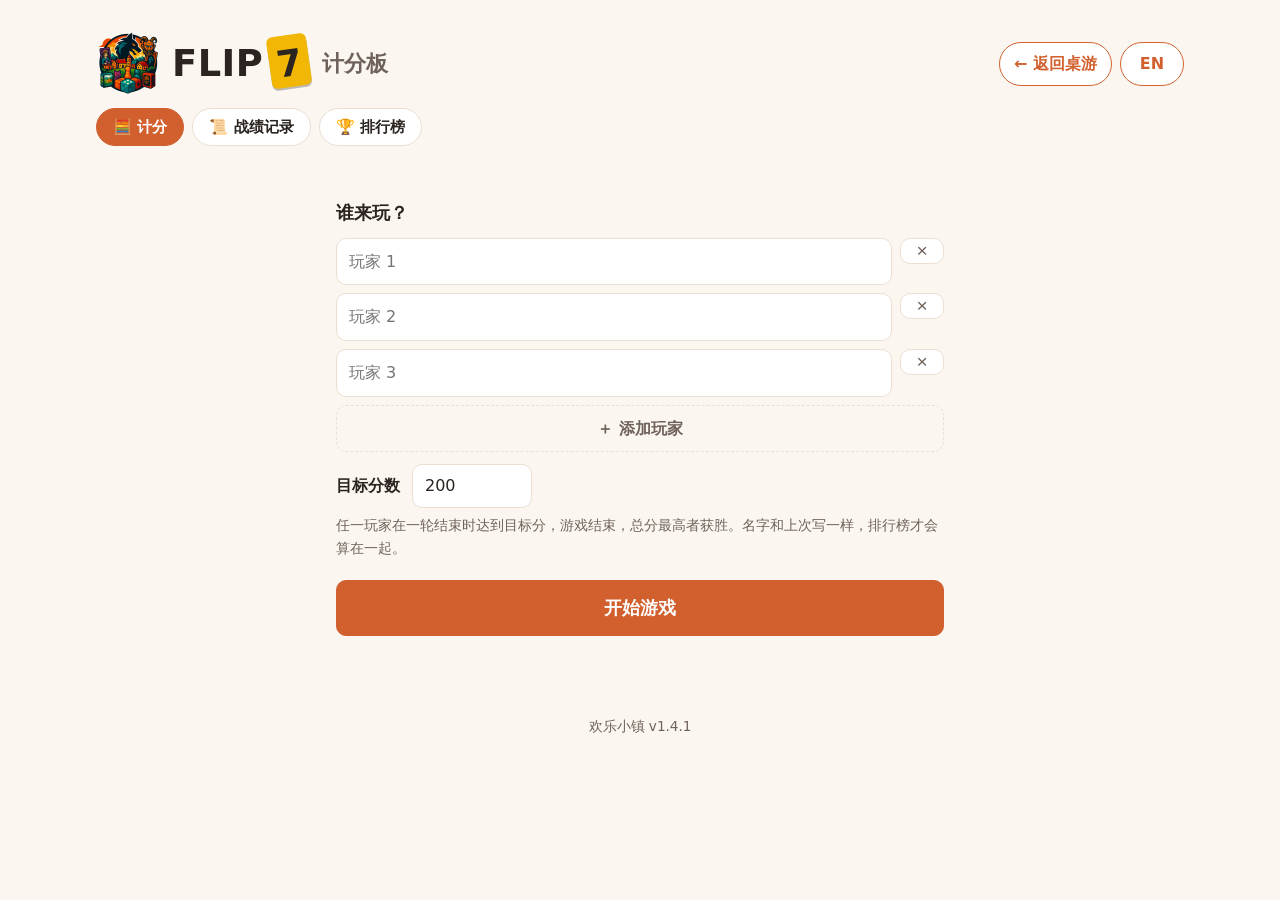
<file: flip7.html>
<!doctype html>
<html lang="zh-CN">
<head>
  <meta charset="utf-8">
  <meta name="viewport" content="width=device-width, initial-scale=1, viewport-fit=cover">
  <title>7连翻 计分板 · 欢乐小镇桌游</title>
  <meta name="description" content="Flip 7 计分板和战绩记录。Flip 7 scorer and game records for Happy Village Board Games.">
  <link rel="icon" href="images/favicon-48.png" type="image/png">
  <link rel="apple-touch-icon" href="images/apple-touch-icon.png">
  <link rel="stylesheet" href="css/style.css?v=1.4.1">
  <link rel="stylesheet" href="css/flip7.css?v=1.4.1">
</head>
<body>
  <header class="site-header">
    <div class="wrap">
      <div class="title-row">
        <h1><a class="f7-home" href="index.html#/game/flip-7"><img class="logo" src="images/logo.png" alt="" width="56" height="56"></a>
          <span class="f7-logo">FLIP <span class="seven">7</span></span> <span id="f7-title"></span></h1>
        <div class="header-actions">
          <a id="f7-back" class="admin-btn" href="index.html#/game/flip-7"></a>
          <button id="lang-toggle" class="lang-toggle" type="button">EN</button>
        </div>
      </div>
      <nav class="tag-row f7-tabs" id="f7-tabs"></nav>
    </div>
  </header>

  <main class="wrap f7-main">
    <section id="tab-score" class="f7-tab"></section>
    <section id="tab-records" class="f7-tab" hidden></section>
    <section id="tab-leaders" class="f7-tab" hidden></section>
  </main>

  <!-- One player's cards for one round -->
  <dialog id="f7-sheet" class="f7-sheet" aria-labelledby="sh-who">
    <div class="sh-head">
      <div>
        <div class="who" id="sh-who"></div>
        <div class="sub" id="sh-sub"></div>
      </div>
      <div class="live" id="sh-live" aria-live="polite">0</div>
    </div>
    <div class="breakdown" id="sh-break"></div>
    <div class="label"><span id="sh-nums-label"></span> <span id="sh-count">0 / 7</span></div>
    <div class="nums" id="sh-nums"></div>
    <div class="label"><span id="sh-mods-label"></span></div>
    <div class="mods" id="sh-mods"></div>
    <button class="bustbtn" id="sh-bust" type="button" aria-pressed="false"></button>
    <div class="manual">
      <label for="sh-manual" id="sh-manual-label"></label>
      <input id="sh-manual" type="number" inputmode="numeric">
    </div>
    <div class="sh-foot">
      <button class="btn ghost" id="sh-cancel" type="button"></button>
      <button class="btn" id="sh-save" type="button"></button>
    </div>
  </dialog>

  <datalist id="f7-names"></datalist>

  <script src="js/config.js?v=1.4.1"></script>
  <script src="js/i18n.js?v=1.4.1"></script>
  <script src="js/loans.js?v=1.4.1"></script>
  <script src="js/announce.js?v=1.4.1"></script>
  <script src="js/player-picker.js?v=1.4.1"></script>
  <script src="js/flip7.js?v=1.4.1"></script>
</body>
</html>
</file>
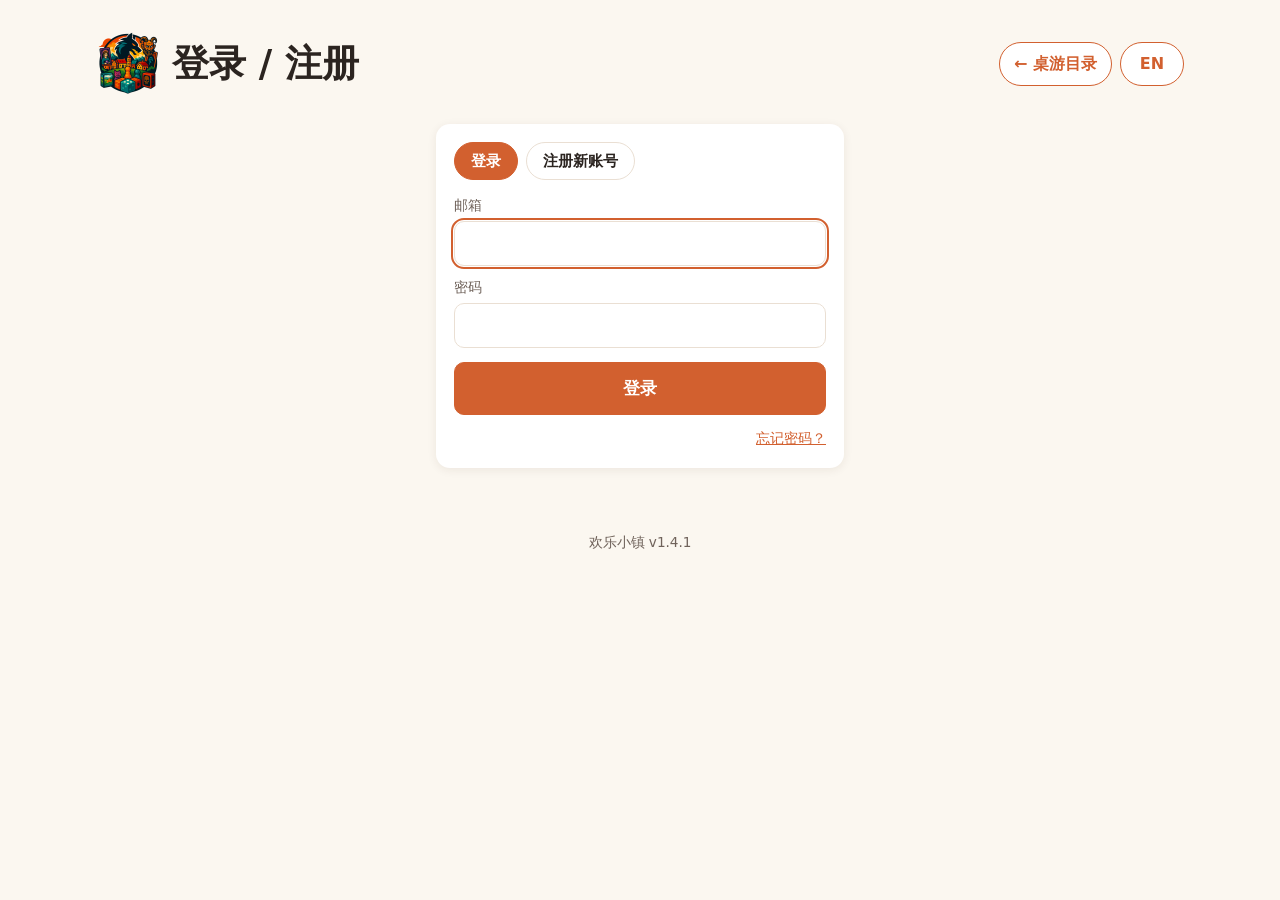
<file: profile.html>
<!doctype html>
<html lang="zh-CN">
<head>
  <meta charset="utf-8">
  <meta name="viewport" content="width=device-width, initial-scale=1, viewport-fit=cover">
  <title>玩家主页 · 欢乐小镇桌游</title>
  <meta name="description" content="欢乐小镇桌游玩家主页：个人简介、玩过的桌游和战绩。Happy Village Board Games player profile.">
  <link rel="icon" href="images/favicon-48.png" type="image/png">
  <link rel="apple-touch-icon" href="images/apple-touch-icon.png">
  <link rel="stylesheet" href="css/style.css?v=1.4.1">
  <link rel="stylesheet" href="css/account.css?v=1.4.1">
</head>
<body>
  <!-- A player's profile: profile.html (your own) or profile.html?u=<user id> (see js/profile.js) -->
  <header class="site-header">
    <div class="wrap">
      <div class="title-row">
        <h1><a class="ac-home" href="index.html"><img class="logo" src="images/logo.png" alt="" width="56" height="56"></a>
          <span id="pf-title"></span></h1>
        <div class="header-actions">
          <a id="pf-events" class="admin-btn" href="events.html"></a>
          <a id="pf-back" class="admin-btn" href="index.html"></a>
          <button id="lang-toggle" class="lang-toggle" type="button">EN</button>
        </div>
      </div>
    </div>
  </header>

  <main class="wrap ac-main pf-main" id="pf-main" aria-live="polite"></main>
  <!-- 玩过的桌游: a 3D carousel of the games played, and one game's summary (js/profile.js) -->
  <dialog class="pf3d-dlg" id="pf3d" aria-labelledby="pf3d-title"></dialog>

  <script src="js/config.js?v=1.4.1"></script>
  <script src="js/i18n.js?v=1.4.1"></script>
  <script src="js/media.js?v=1.4.1"></script>
  <script src="js/loans.js?v=1.4.1"></script>
  <script src="js/announce.js?v=1.4.1"></script>
  <script src="js/profile.js?v=1.4.1"></script>
</body>
</html>
</file>
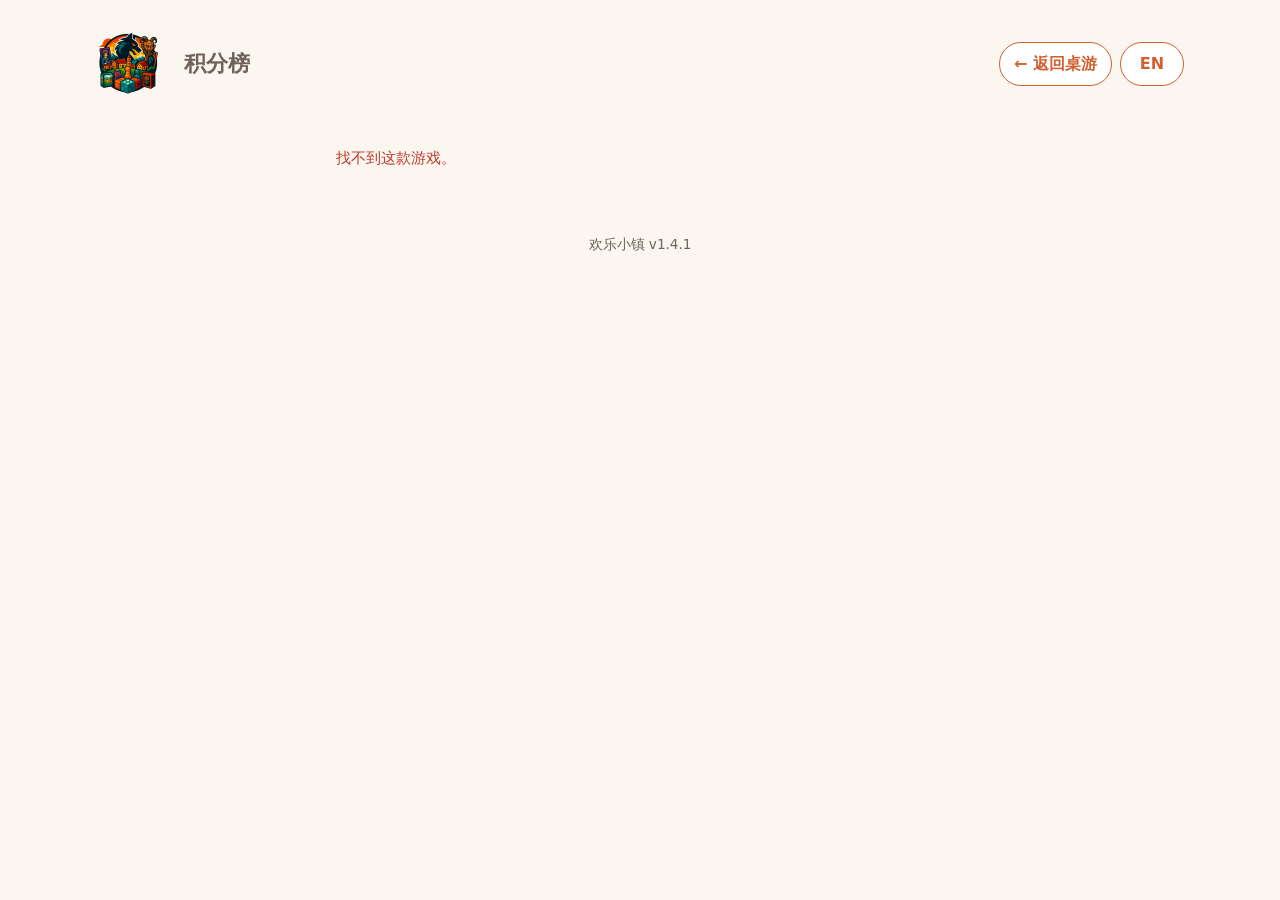
<file: score.html>
<!doctype html>
<html lang="zh-CN">
<head>
  <meta charset="utf-8">
  <meta name="viewport" content="width=device-width, initial-scale=1, viewport-fit=cover">
  <title>积分榜 · 欢乐小镇桌游</title>
  <meta name="description" content="桌游积分榜和战绩记录。Board game scoreboards and game records for Happy Village Board Games.">
  <link rel="icon" href="images/favicon-48.png" type="image/png">
  <link rel="apple-touch-icon" href="images/apple-touch-icon.png">
  <link rel="stylesheet" href="css/style.css?v=1.4.1">
  <link rel="stylesheet" href="css/flip7.css?v=1.4.1">
  <link rel="stylesheet" href="css/datepicker.css?v=1.4.1">
  <link rel="stylesheet" href="css/scoreboard.css?v=1.4.1">
</head>
<body>
  <!-- One page for every game's scoreboard: score.html?game=<id> (see js/scoreboard.js) -->
  <header class="site-header">
    <div class="wrap">
      <div class="title-row">
        <h1><a class="f7-home" id="sb-home" href="index.html"><img class="logo" src="images/logo.png" alt="" width="56" height="56"></a>
          <span id="sb-name"></span> <span id="sb-title" class="sb-title"></span></h1>
        <div class="header-actions">
          <a id="sb-back" class="admin-btn" href="index.html"></a>
          <button id="lang-toggle" class="lang-toggle" type="button">EN</button>
        </div>
      </div>
      <nav class="tag-row f7-tabs" id="sb-tabs"></nav>
    </div>
  </header>

  <main class="wrap f7-main">
    <section id="tab-score" class="f7-tab"></section>
    <section id="tab-records" class="f7-tab" hidden></section>
    <section id="tab-leaders" class="f7-tab" hidden></section>
  </main>

  <dialog id="sb-pick" class="f7-sheet sb-pick-dlg" aria-labelledby="pick-title"></dialog>
  <datalist id="sb-names"></datalist>

  <script src="js/config.js?v=1.4.1"></script>
  <script src="js/i18n.js?v=1.4.1"></script>
  <script src="js/loans.js?v=1.4.1"></script>
  <script src="js/announce.js?v=1.4.1"></script>
  <script src="js/datepicker.js?v=1.4.1"></script>
  <script src="js/player-picker.js?v=1.4.1"></script>
  <script src="js/scoreboard.js?v=1.4.1"></script>
</body>
</html>
</file>
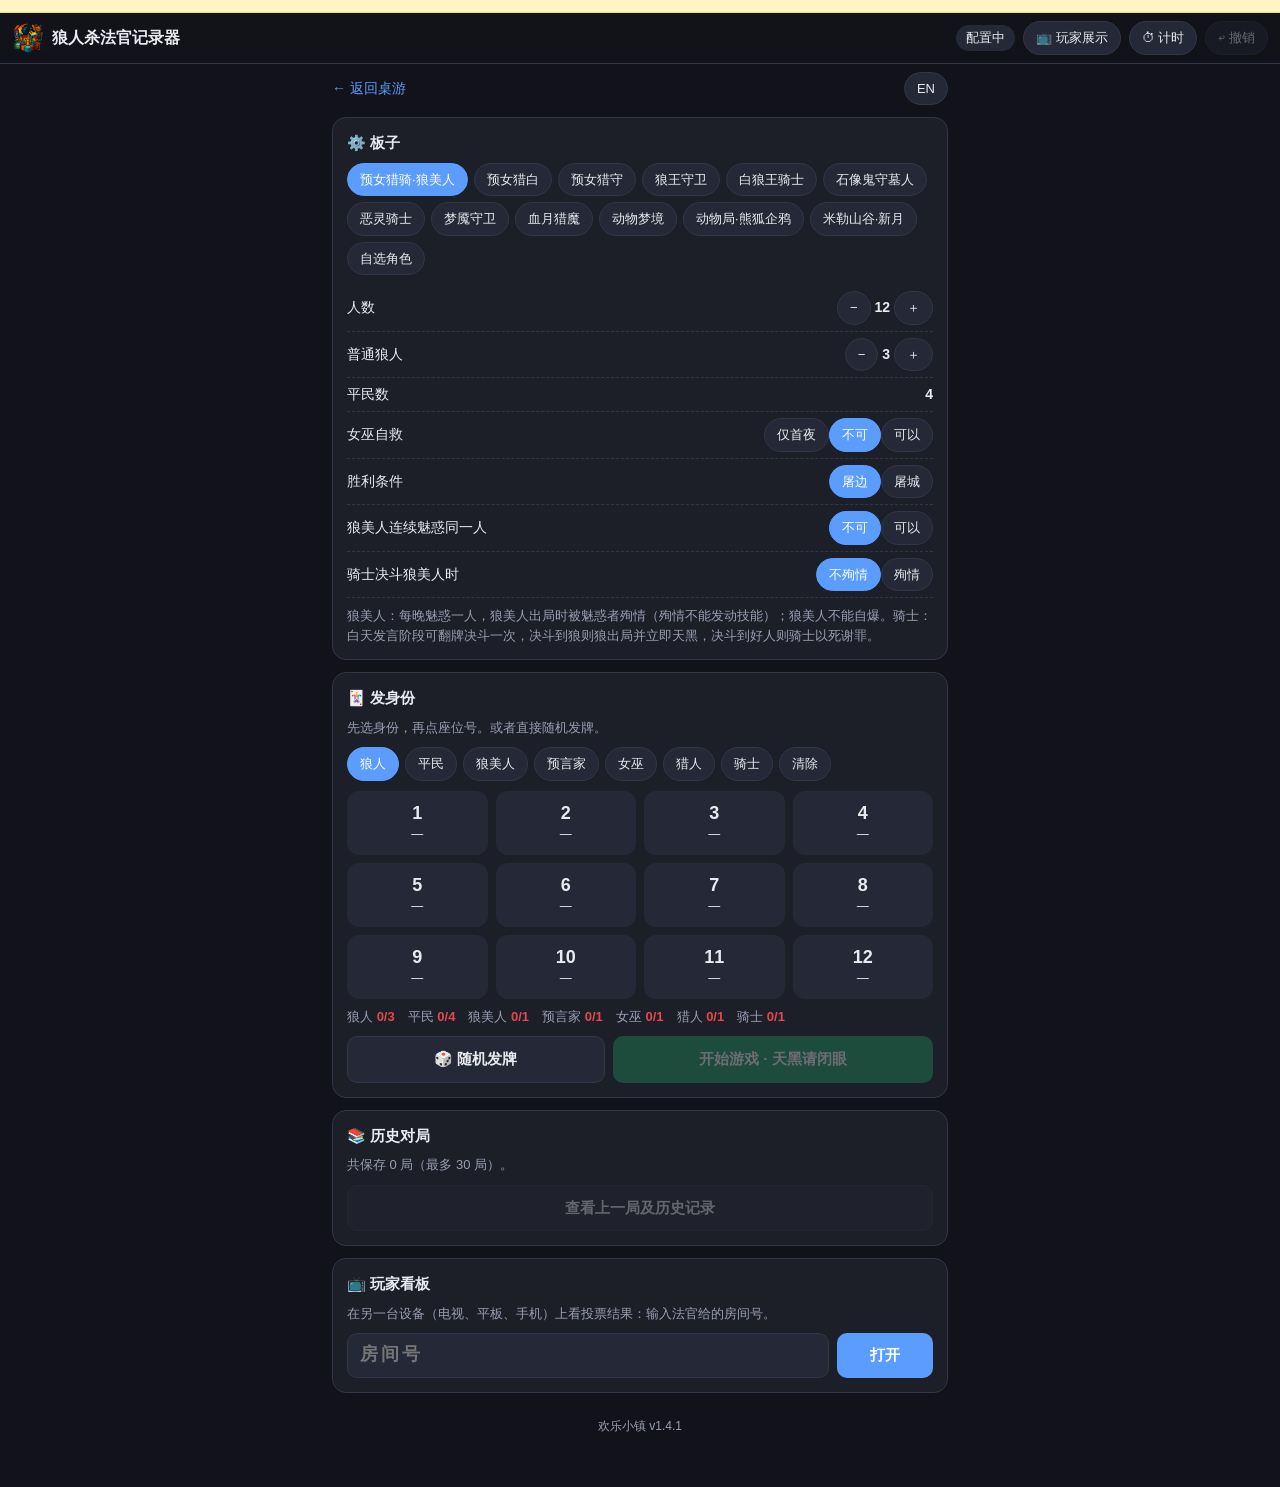
<file: werewolf.html>
<!doctype html>
<html lang="zh-CN">
<head>
  <meta charset="utf-8">
  <meta name="viewport" content="width=device-width, initial-scale=1, viewport-fit=cover">
  <title>狼人杀法官记录器 · 欢乐小镇桌游</title>
  <meta name="description" content="狼人杀法官记录器：发身份、夜晚流程、警长竞选、投票记录和计时，另有给玩家看的投票看板。Werewolf judge's recorder with a players' board for vote results.">
  <link rel="icon" href="images/favicon-48.png" type="image/png">
  <link rel="apple-touch-icon" href="images/apple-touch-icon.png">
  <link rel="stylesheet" href="css/werewolf.css?v=1.4.1">
</head>
<body>
  <!-- One page for the judge's recorder and the players' board (werewolf.html?room=CODE); see js/werewolf.js -->
  <header class="ww-head">
    <a id="ww-home" class="ww-home" href="index.html"><img src="images/logo.png" alt="" width="32" height="32"></a>
    <h1 id="ww-title">狼人杀法官记录器</h1>
    <span id="ww-phase" class="ww-phase"></span>
    <button id="ww-show-btn" class="ww-chip" type="button" data-act="openShow"></button>
    <button id="ww-tmr-btn" class="ww-chip" type="button" data-act="toggleTimer"></button>
    <button id="ww-undo" class="ww-chip" type="button"></button>
  </header>
  <nav class="ww-subhead">
    <a id="ww-back" class="ww-link" href="index.html"></a>
    <button id="lang-toggle" class="ww-chip" type="button">EN</button>
  </nav>
  <main id="app" class="ww-main"></main>
  <div id="modal"></div>
  <div id="timer"></div>

  <script src="js/config.js?v=1.4.1"></script>
  <script src="js/i18n.js?v=1.4.1"></script>
  <script src="js/loans.js?v=1.4.1"></script>
  <script src="js/announce.js?v=1.4.1"></script>
  <script src="js/werewolf.js?v=1.4.1"></script>
</body>
</html>
</file>
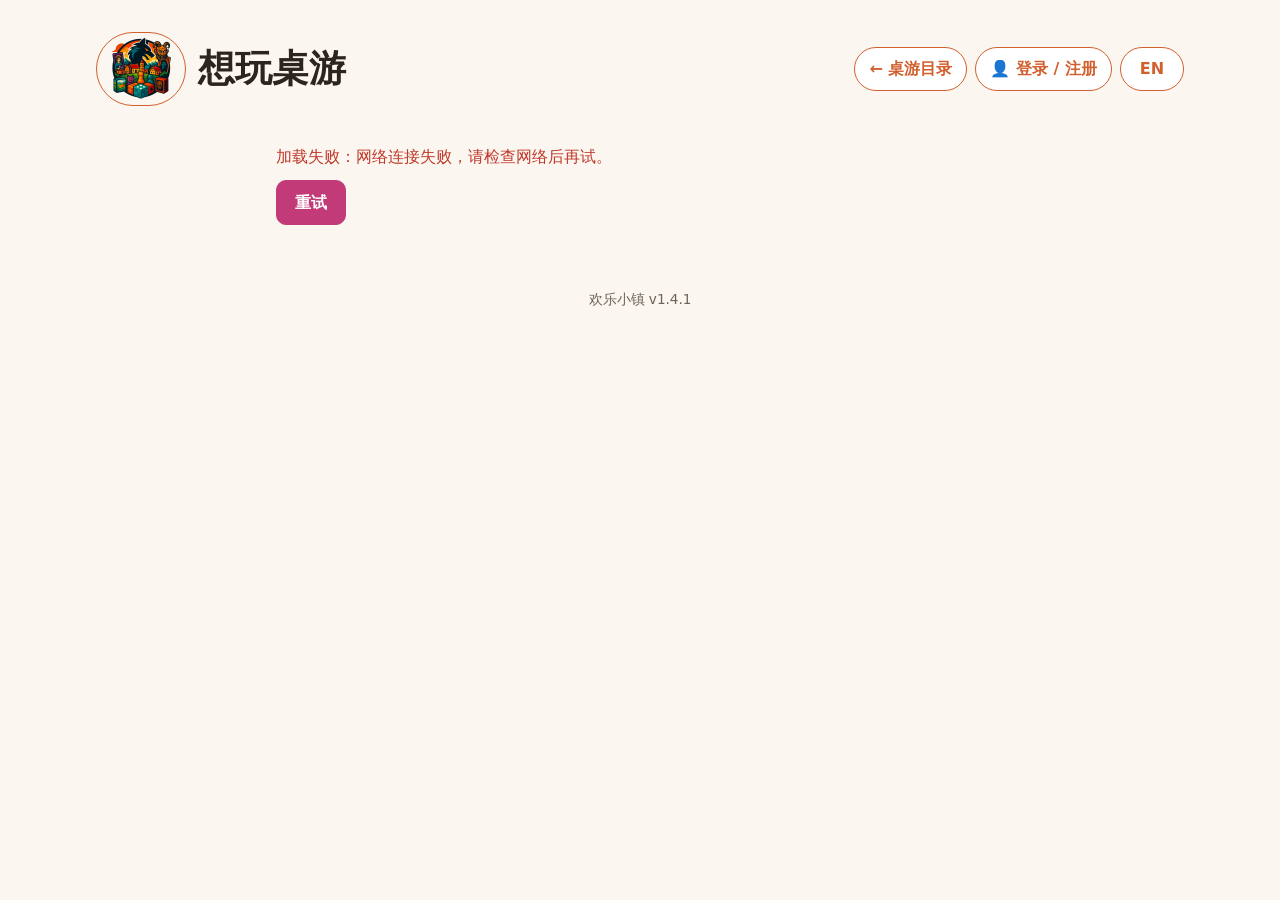
<file: wishgames.html>
<!doctype html>
<html lang="zh-CN">
<head>
  <meta charset="utf-8">
  <meta name="viewport" content="width=device-width, initial-scale=1, viewport-fit=cover">
  <title>想玩桌游 · 欢乐小镇桌游</title>
  <meta name="description" content="欢乐小镇桌游：想玩什么桌游？告诉我们，大家一起投票。Happy Village Board Games: suggest a game you'd like to play and vote for others.">
  <link rel="icon" href="images/favicon-48.png" type="image/png">
  <link rel="apple-touch-icon" href="images/apple-touch-icon.png">
  <link rel="stylesheet" href="css/style.css?v=1.4.1">
  <link rel="stylesheet" href="css/events.css?v=1.4.1">
</head>
<body>
  <!-- Game wishes (想玩桌游); see js/wishgames.js -->
  <header class="site-header">
    <div class="wrap">
      <div class="title-row">
        <h1><a class="ev-home" href="index.html"><img class="logo" src="images/logo.png" alt="" width="56" height="56"></a>
          <span id="gw-title"></span></h1>
        <div class="header-actions">
          <a id="gw-back" class="admin-btn" href="index.html"></a>
          <a id="account-link" class="admin-btn" href="account.html">登录 / 注册</a>
          <button id="lang-toggle" class="lang-toggle" type="button">EN</button>
        </div>
      </div>
    </div>
  </header>

  <main class="wrap ev-main" id="gw-main" aria-live="polite"></main>

  <dialog id="gw-dlg" class="ev-sheet" aria-labelledby="gw-dlg-title"></dialog>

  <script src="js/config.js?v=1.4.1"></script>
  <script src="js/i18n.js?v=1.4.1"></script>
  <script src="js/loans.js?v=1.4.1"></script>
  <script src="js/announce.js?v=1.4.1"></script>
  <script src="js/wishgames.js?v=1.4.1"></script>
  <script src="js/account-link.js?v=1.4.1"></script>
</body>
</html>
</file>
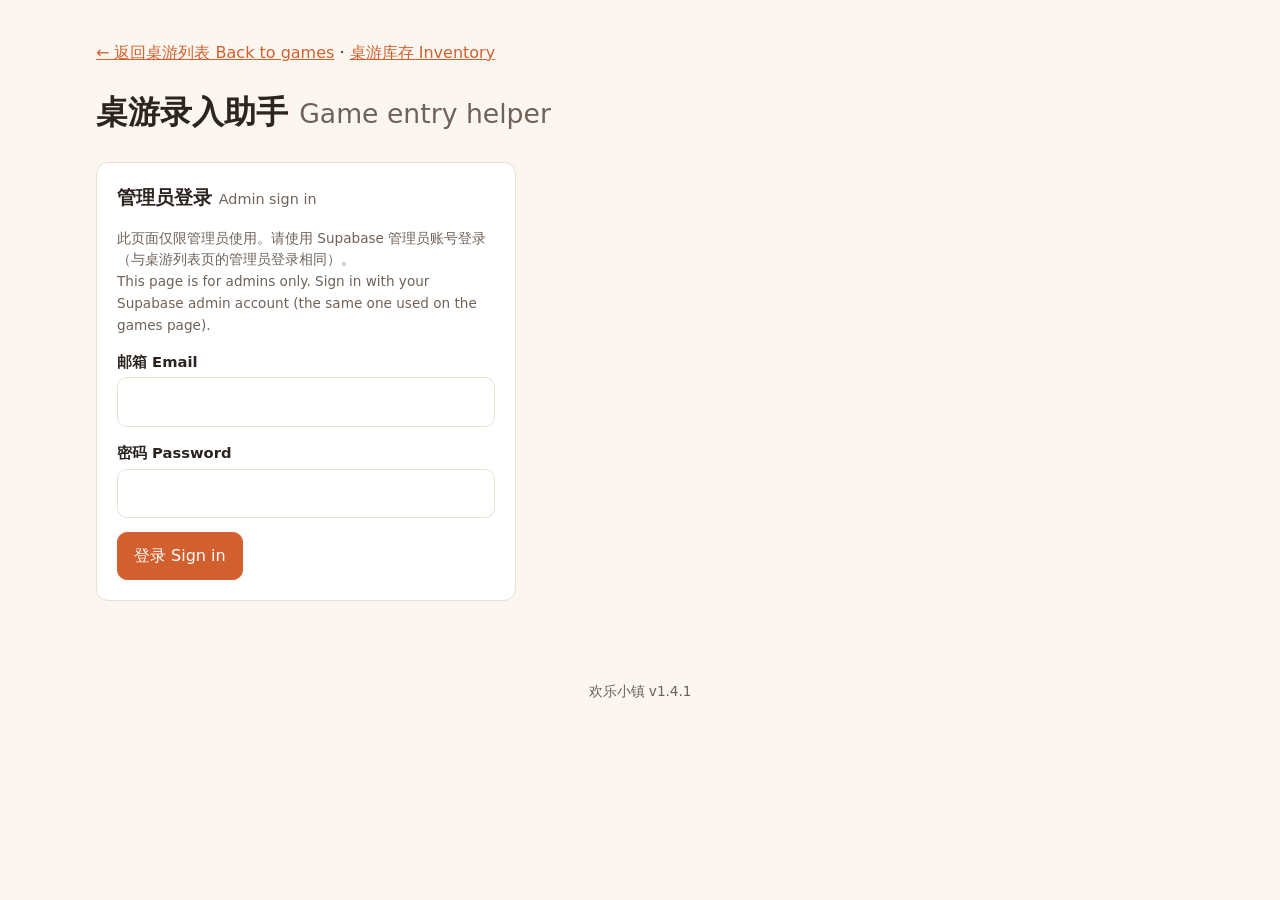
<file: admin/editor.html>
<!doctype html>
<html lang="zh-CN">
<head>
  <meta charset="utf-8">
  <meta name="viewport" content="width=device-width, initial-scale=1">
  <title>桌游录入助手 Game Entry Helper</title>
  <meta name="robots" content="noindex">
  <link rel="icon" href="../images/favicon-48.png" type="image/png">
  <link rel="apple-touch-icon" href="../images/apple-touch-icon.png">
  <link rel="stylesheet" href="../css/style.css?v=1.4.1">
  <style>
    form { display: grid; gap: 14px; margin: 16px 0 24px; }
    label { display: grid; gap: 4px; font-weight: 600; font-size: 0.92rem; }
    label small, .hint { font-weight: 400; color: var(--muted); font-size: 0.85rem; }
    .row { display: grid; grid-template-columns: repeat(auto-fit, minmax(180px, 1fr)); gap: 12px; }
    .link-row { display: grid; grid-template-columns: 1fr 1fr 2fr auto; gap: 8px; align-items: center; }
    .link-row .kind { font-size: 0.8rem; color: var(--muted); min-width: 90px; }
    fieldset { border: 1px solid var(--border); border-radius: 10px; padding: 12px; display: grid; gap: 8px; }
    button.btn { padding: 10px 16px; border-radius: 10px; border: 1px solid var(--accent); background: var(--accent); color: #fff; font: inherit; cursor: pointer; }
    button.btn.ghost { background: transparent; color: var(--accent); }
    pre { background: var(--surface); border: 1px solid var(--border); border-radius: 10px; padding: 14px; overflow: auto; font-size: 0.85rem; }
    .preview img { width: 100%; max-width: 320px; aspect-ratio: 4/3; object-fit: cover; border-radius: 10px; background: var(--accent-soft); }
    @media (max-width: 640px) { .link-row { grid-template-columns: 1fr; } }
    .gate { max-width: 420px; margin: 24px 0; padding: 20px; border: 1px solid var(--border); border-radius: 12px; background: var(--surface); }
    .gate h2 { margin: 0 0 6px; font-size: 1.2rem; }
    .gate h2 small { font-weight: 400; color: var(--muted); font-size: 0.9rem; }
    .gate-form { margin: 12px 0 0; }
    [hidden] { display: none !important; }
  </style>
</head>
<body>
  <main class="wrap" style="padding-top:24px; padding-bottom:40px">
    <p><a href="../">← 返回桌游列表 Back to games</a> · <a href="inventory.html">桌游库存 Inventory</a></p>
    <h1>桌游录入助手 <small style="font-weight:400; color:var(--muted)">Game entry helper</small></h1>

    <!-- Admin sign-in (Supabase). Shown until an admin signs in; the editor below stays hidden. -->
    <section id="gate" class="gate" hidden>
      <h2>管理员登录 <small>Admin sign in</small></h2>
      <p class="hint">此页面仅限管理员使用。请使用 Supabase 管理员账号登录（与桌游列表页的管理员登录相同）。<br>
        This page is for admins only. Sign in with your Supabase admin account (the same one used on the games page).</p>
      <form id="gate-form" class="gate-form">
        <label>邮箱 Email <input name="email" type="email" autocomplete="username" required></label>
        <label>密码 Password <input name="password" type="password" autocomplete="current-password" required></label>
        <p id="gate-error" class="form-error" role="alert"></p>
        <div><button class="btn" type="submit">登录 Sign in</button></div>
      </form>
    </section>
    <p id="gate-checking" class="hint">正在验证登录…… Checking sign-in…</p>

    <div id="editor" hidden>
    <p id="who" class="hint" hidden></p>
    <p id="unprotected" class="form-error" hidden>⚠ 登录保护尚未启用：请先按 docs/SUPABASE.md 配置 Supabase。
      Sign-in protection is off until Supabase is set up (see docs/SUPABASE.md).</p>
    <p class="tagline">填写表单，复制生成的内容，粘贴到 <code>data/games.json</code> 的 <code>"games"</code> 列表中（条目之间用英文逗号分隔）。此页面不会保存任何内容。<br>
      Fill in the form, copy the result, and paste it into the <code>"games"</code> list in <code>data/games.json</code> (separate entries with a comma). Nothing here is saved.</p>

    <form id="f" autocomplete="off">
      <div class="row">
        <label>中文名称 Chinese name <input name="name_zh" placeholder="卡坦岛"></label>
        <label>英文名称 English name <input name="name_en" placeholder="Catan"></label>
      </div>
      <label>ID <small>自动生成，可修改；只用小写英文和短横线 · Auto-filled from the English name; lowercase and dashes only</small>
        <input name="gameId" placeholder="catan"></label>
      <label>图片 Image <small>仓库中的路径（images/catan.jpg）或 Google Drive / 网络图片链接；Drive 文件需设为「知道链接的任何人均可查看」</small>
        <input name="image" placeholder="images/catan.jpg"></label>
      <div class="preview"><img id="img-preview" alt="" src="../images/placeholder.svg"></div>
      <label>中文介绍 Chinese description <small>保留换行 · line breaks are kept</small><textarea name="desc_zh" rows="4"></textarea></label>
      <label>英文介绍 English description <textarea name="desc_en" rows="4"></textarea></label>
      <div class="row">
        <label>人数 Players <small>例如 e.g. 3–4</small><input name="players" placeholder="3–4"></label>
        <label>每人时长（分钟）Minutes per player <small>例如 e.g. 20 或 or 15–20</small><input name="playtime" placeholder="20"></label>
        <label>最低年龄 Minimum age <small>例如 e.g. 10</small><input name="age" placeholder="10"></label>
      </div>
      <div class="row">
        <label>类型 Category
          <select name="category">
            <option value="euro">德式 Euro</option>
            <option value="american">美式 American</option>
            <option value="party">聚会 Party</option>
            <option value="card">卡牌 Card</option>
            <option value="abstract">抽象 Abstract</option>
            <option value="family">亲子 Family</option>
            <option value="puzzle">解谜 Puzzle</option>
            <option value="war">战棋 War game</option>
            <option value="roleplay">扮演 Role-play</option>
          </select></label>
        <label>难度 Difficulty <small>BGG weight 1–5（BGG 页面上的 Weight）</small><input name="weight" type="number" min="1" max="5" step="0.01" placeholder="2.5"></label>
      </div>
      <label>标签 Tags <small>用逗号分隔，使用英文标签名 · comma separated tag keys. Existing: <span id="known-tags">…</span></small>
        <input name="tags" placeholder="Strategy, Family"></label>

      <fieldset>
        <legend>链接与视频 Links &amp; videos <small class="hint">YouTube 和 Google Drive 视频可直接在页面中播放</small></legend>
        <div id="links"></div>
        <button type="button" class="btn ghost" id="add-link">+ 添加链接 Add link</button>
      </fieldset>
    </form>

    <h2>生成的条目 Generated entry</h2>
    <pre id="out"></pre>
    <button class="btn" data-copy="out">复制 Copy</button>

    <div id="tags-section" hidden>
      <p class="hint">新标签需要加到 games.json 顶部的 <code>"tags"</code> 部分，并补上中文名称：<br>
        New tags must also be added to the <code>"tags"</code> section at the top of games.json (fill in the Chinese name):</p>
      <pre id="tags-out"></pre>
      <button class="btn" data-copy="tags-out">复制 Copy</button>
    </div>
    </div><!-- #editor -->
  </main>

  <script src="../js/config.js?v=1.4.1"></script>
  <script src="../js/loans.js?v=1.4.1"></script>
  <script src="../js/announce.js?v=1.4.1"></script>
  <script src="../js/media.js?v=1.4.1"></script>
  <script>
    // Admin gate: the editor is shown only to accounts in the Supabase admin list.
    // The sign-in is shared with the games page (same browser storage), so signing in on either unlocks both.
    (() => {
      const gate = document.getElementById("gate");
      const gateForm = document.getElementById("gate-form");
      const gateError = document.getElementById("gate-error");
      const checking = document.getElementById("gate-checking");
      const editor = document.getElementById("editor");
      const who = document.getElementById("who");

      function unlock() {
        checking.hidden = true;
        gate.hidden = true;
        editor.hidden = false;
        if (HVLoans.user) {
          who.hidden = false;
          who.innerHTML = "";
          who.append(`管理员 Admin：${HVLoans.user} · `);
          const out = Object.assign(document.createElement("button"), { type: "button", className: "link-btn signout", textContent: "退出登录 Sign out" });
          out.onclick = () => { HVLoans.signOut(); lock(); };
          who.append(out);
        }
      }
      function lock(message = "") {
        checking.hidden = true;
        editor.hidden = true;
        who.hidden = true;
        gate.hidden = false;
        gateError.textContent = message;
      }
      async function check() {
        if (!HVLoans.enabled) {
          document.getElementById("unprotected").hidden = false;
          return unlock();
        }
        if (!HVLoans.user) return lock();
        try {
          if (await HVLoans.isAdmin()) return unlock();
          HVLoans.signOut();
          lock("这个账号不是管理员。This account is not an admin.");
        } catch (err) {
          HVLoans.signOut();
          lock(`无法验证登录，请重新登录。Couldn't verify your sign-in, please sign in again. (${err.message})`);
        }
      }
      gateForm.addEventListener("submit", async (e) => {
        e.preventDefault();
        gateError.textContent = "";
        const btn = gateForm.querySelector("button");
        btn.disabled = true;
        try {
          await HVLoans.signIn(gateForm.elements.email.value.trim(), gateForm.elements.password.value);
          gateForm.elements.password.value = "";
          await check();
        } catch (err) {
          gateError.textContent = `登录失败 Sign-in failed：${err.message}`;
        } finally {
          btn.disabled = false;
        }
      });
      check();
    })();
  </script>
  <script>
    const f = document.getElementById("f");
    const linksEl = document.getElementById("links");
    const out = document.getElementById("out");
    const kindLabel = { youtube: "▶ YouTube", drive: "▶ Drive", link: "🔗 Link" };
    let knownTags = {};
    let idEdited = false;
    const idInput = f.elements.gameId;

    fetch("../data/games.json", { cache: "no-cache" })
      .then((r) => r.json())
      .then((d) => {
        knownTags = d.tags || {};
        document.getElementById("known-tags").textContent =
          Object.entries(knownTags).map(([k, v]) => `${k} (${v.zh || "?"})`).join(", ") || "—";
        update();
      })
      .catch(() => (document.getElementById("known-tags").textContent = "—"));

    function addLink() {
      const row = document.createElement("div");
      row.className = "link-row";
      row.innerHTML = `<input data-k="zh" placeholder="中文说明，例如：教学视频"><input data-k="en" placeholder="English label, e.g. How to play"><input data-k="url" placeholder="https://youtu.be/..."><span class="kind"></span>`;
      linksEl.append(row);
    }

    const slug = (s) => s.toLowerCase().normalize("NFKD").replace(/[^\w\s-]/g, "").trim().replace(/[\s_]+/g, "-");
    // Keep the zh/en object only when both are filled; otherwise store the one string.
    const pair = (zh, en) => (zh && en ? { zh, en } : zh || en);

    function update() {
      const d = Object.fromEntries([...new FormData(f)].map(([k, v]) => [k, v.trim()]));
      if (!idEdited) idInput.value = slug(d.name_en || "");
      const links = [...linksEl.querySelectorAll(".link-row")]
        .map((row) => {
          const v = (k) => row.querySelector(`[data-k="${k}"]`).value.trim();
          const url = v("url");
          row.querySelector(".kind").textContent = url ? kindLabel[HVMedia.parse(url).type] : "";
          const label = pair(v("zh"), v("en"));
          return label ? { label, url } : { url };
        })
        .filter((l) => l.url);
      const tags = d.tags.split(/[,，]/).map((t) => t.trim()).filter(Boolean);
      const entry = {
        id: idInput.value.trim(),
        name: pair(d.name_zh, d.name_en),
        image: d.image,
        description: pair(d.desc_zh, d.desc_en),
        players: d.players,
        playtime: d.playtime,
        age: d.age,
        category: d.category,
        weight: d.weight ? Number(d.weight) : undefined,
        tags,
        links,
      };
      out.textContent = JSON.stringify(entry, null, 2);

      const newTags = tags.filter((t) => !knownTags[t]);
      document.getElementById("tags-section").hidden = newTags.length === 0;
      document.getElementById("tags-out").textContent = newTags
        .map((t) => `"${t}": { "zh": "", "en": "${t}" },`)
        .join("\n");

      const img = d.image ? HVMedia.imageUrl(d.image) : "images/placeholder.svg";
      document.getElementById("img-preview").src = /^https?:/.test(img) ? img : "../" + img;
    }

    document.getElementById("add-link").onclick = () => { addLink(); update(); };
    document.querySelectorAll("[data-copy]").forEach((btn) => {
      btn.onclick = async () => {
        await navigator.clipboard.writeText(document.getElementById(btn.dataset.copy).textContent);
        const old = btn.textContent;
        btn.textContent = "已复制 Copied!";
        setTimeout(() => (btn.textContent = old), 1500);
      };
    });
    idInput.addEventListener("input", () => (idEdited = idInput.value.trim() !== ""));
    f.addEventListener("input", update);
    addLink();
    update();
  </script>
</body>
</html>
</file>
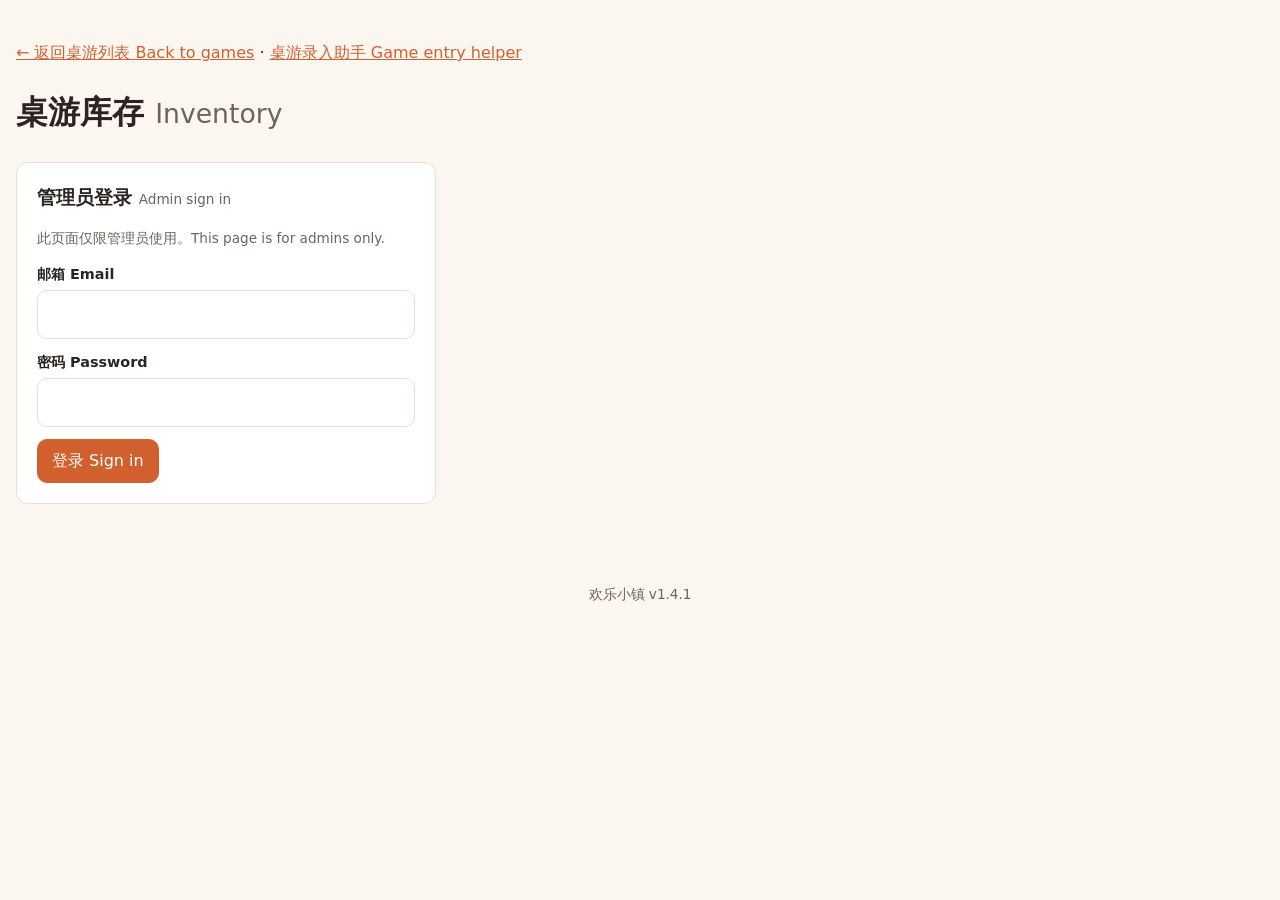
<file: admin/inventory.html>
<!doctype html>
<html lang="zh-CN">
<head>
  <meta charset="utf-8">
  <meta name="viewport" content="width=device-width, initial-scale=1">
  <title>桌游库存 Inventory</title>
  <meta name="robots" content="noindex">
  <link rel="icon" href="../images/favicon-48.png" type="image/png">
  <link rel="apple-touch-icon" href="../images/apple-touch-icon.png">
  <link rel="stylesheet" href="../css/style.css?v=1.4.1">
  <style>
    label { font-size: 0.9rem; }
    .hint { font-weight: 400; color: var(--muted); font-size: 0.85rem; }
    button.btn { padding: 8px 14px; border-radius: 10px; border: 1px solid var(--accent); background: var(--accent); color: #fff; font: inherit; cursor: pointer; }
    button.btn.ghost { background: transparent; color: var(--accent); }
    button.btn:disabled { opacity: 0.5; cursor: default; }
    select, input[type="number"] { padding: 6px 8px; border: 1px solid var(--border); border-radius: 8px; background: var(--surface); color: var(--text); font: inherit; }
    .gate { max-width: 420px; margin: 24px 0; padding: 20px; border: 1px solid var(--border); border-radius: 12px; background: var(--surface); }
    .gate h2 { margin: 0 0 6px; font-size: 1.2rem; }
    .gate form { display: grid; gap: 12px; margin-top: 12px; }
    .gate label { display: grid; gap: 4px; font-weight: 600; }

    .toolbar { display: flex; flex-wrap: wrap; gap: 10px 16px; align-items: end; margin: 16px 0 10px; }
    .toolbar label { display: grid; grid-template-columns: minmax(0, auto); gap: 4px; color: var(--muted); min-width: 0; max-width: 100%; }
    .toolbar input[type="search"] { min-width: min(220px, 100%); margin: 0; }
    .toolbar select { width: 100%; max-width: 100%; }  /* long options would otherwise widen the page on phones */
    .bulk input, .bulk select { max-width: 100%; }
    .bulk { display: grid; gap: 10px; padding: 12px; border: 1px dashed var(--border); border-radius: 10px; background: var(--surface); margin-bottom: 10px; }
    .bulk .head { display: flex; flex-wrap: wrap; gap: 6px 14px; align-items: center; }
    .bulk .group { display: flex; flex-wrap: wrap; gap: 6px 8px; align-items: center; }
    .bulk .group > b { min-width: 150px; font-weight: 600; }
    .bulk input[type="number"] { width: 64px; }

    .table-wrap { overflow-x: auto; border: 1px solid var(--border); border-radius: 10px; background: var(--surface); }
    table { width: 100%; border-collapse: collapse; font-size: 0.92rem; }
    th, td { padding: 8px 10px; text-align: left; border-bottom: 1px solid var(--border); vertical-align: middle; }
    th { position: sticky; top: 0; background: var(--bg); font-weight: 600; white-space: nowrap; z-index: 1; }
    tbody tr:hover { background: var(--accent-soft); }
    tr.changed { background: color-mix(in srgb, var(--accent) 12%, transparent); }
    tr.invalid td { background: color-mix(in srgb, var(--danger) 14%, transparent); }
    td.name small { display: block; color: var(--muted); }
    td.num, th.num { text-align: center; }
    td input[type="number"] { width: 64px; }
    td.total { font-weight: 600; }
    td.book { white-space: nowrap; font-size: 0.88rem; }
    .wrap { max-width: 1440px; }  /* wide table */
    td.share { font-size: 0.88rem; min-width: 150px; }
    td.share select { max-width: 220px; padding: 4px 6px; font-size: 0.85rem; }
    td input.owner { width: 120px; margin: 0; padding: 6px 8px; }
    td input:disabled { opacity: 0.35; }
    .out { color: var(--danger); font-weight: 600; }
    .muted { color: var(--muted); }

    .savebar { position: sticky; bottom: 0; display: flex; flex-wrap: wrap; gap: 10px; align-items: center; justify-content: space-between;
      margin-top: 12px; padding: 12px 14px; border: 1px solid var(--border); border-radius: 10px; background: var(--surface); box-shadow: 0 -2px 10px rgb(0 0 0 / 0.08); }
    .savebar .msg { font-weight: 600; }
    .savebar .msg.ok { color: var(--ok); }
    .savebar .msg.err { color: var(--danger); }
    [hidden] { display: none !important; }
  </style>
</head>
<body>
  <main class="wrap" style="padding-top:24px; padding-bottom:40px">
    <p><a href="../">← 返回桌游列表 Back to games</a> · <a href="editor.html">桌游录入助手 Game entry helper</a></p>
    <h1>桌游库存 <small style="font-weight:400; color:var(--muted)">Inventory</small></h1>

    <!-- Admin sign-in (Supabase), shared with the games page. -->
    <section id="gate" class="gate" hidden>
      <h2>管理员登录 <small class="hint">Admin sign in</small></h2>
      <p class="hint">此页面仅限管理员使用。This page is for admins only.</p>
      <form id="gate-form">
        <label>邮箱 Email <input name="email" type="email" autocomplete="username" required></label>
        <label>密码 Password <input name="password" type="password" autocomplete="current-password" required></label>
        <p id="gate-error" class="form-error" role="alert"></p>
        <div><button class="btn" type="submit">登录 Sign in</button></div>
      </form>
    </section>
    <p id="status" class="hint">正在验证登录…… Checking sign-in…</p>

    <div id="app" hidden>
      <p id="who" class="hint"></p>
      <p class="hint">每款游戏分别填写 <b>在场</b>、<b>仓库</b> 和 <b>在拥有者处</b> 的套数，合计就是拥有的套数。<b>拥有者</b> 可留空；填了拥有者才能填“在拥有者处”。已送出、遗失或卖掉的游戏填 0。修改后点 <b>保存全部</b>。<br>
        For each game, enter how many sets are <b>present</b>, in <b>storage</b> and <b>with the owner</b>; together they are the sets owned. <b>Owner</b> is optional; "with owner" needs an owner. Use 0 for games given away, lost or sold. Then click <b>Save all</b>.</p>

      <div class="toolbar">
        <label>搜索 Search <input id="q" type="search" placeholder="名称 Name"></label>
        <label>位置 Location
          <select id="f-loc">
            <option value="">全部 All</option>
            <option value="present">📍 有在场的 Has sets present</option>
            <option value="storage">📦 有在仓库的 Has sets in storage</option>
            <option value="owner">🏠 有在拥有者处的 Has sets with owner</option>
            <option value="has-owner">👤 有拥有者的 Has an owner</option>
            <option value="book">📖 有欢乐小镇规则书（含基础版）Has a Happy Village rulebook (incl. base game's)</option>
            <option value="no-book">📖 没有欢乐小镇规则书 No Happy Village rulebook</option>
            <option value="shares">🔗 共用其他游戏规则书的 Shares another game's rulebook</option>
            <option value="none">⚪ 暂无（0 套）None (0 sets)</option>
          </select>
        </label>
        <label>排序 Sort
          <select id="sort">
            <option value="zh">中文名 Chinese name</option>
            <option value="en">英文名 English name</option>
          </select>
        </label>
        <span id="count" class="hint"></span>
      </div>

      <div class="bulk">
        <div class="head">
          <b>批量修改 Bulk edit</b>
          <span id="sel-count" class="hint">已选 0 Selected</span>
          <button class="link-btn" type="button" id="clear-sel">取消选择 Clear selection</button>
        </div>
        <div class="group">
          <b>设置套数 Set sets</b>
          📍 在场 <input id="bulk-present" type="number" min="0" max="99" value="1">
          📦 仓库 <input id="bulk-storage" type="number" min="0" max="99" value="0">
          <button class="btn ghost" type="button" id="sets-sel">应用到选中 Apply to selected</button>
          <button class="btn" type="button" id="sets-all">应用到全部 Apply to all</button>
        </div>
        <div class="group">
          <b>设置拥有者 Set owner</b>
          <input id="bulk-owner" maxlength="60" placeholder="留空 = 清除 Blank = clear" style="width:240px; margin:0; padding:8px 10px">
          <button class="btn ghost" type="button" id="owner-sel">应用到选中 Apply to selected</button>
          <button class="btn" type="button" id="owner-all">应用到全部 Apply to all</button>
        </div>
        <div class="group">
          <b>🔗 共用欢乐小镇规则书 Share rulebook</b>
          <button class="btn ghost" type="button" id="share-sel">按名称自动配对选中的 Auto-match selected</button>
          <button class="btn" type="button" id="share-all">按名称自动配对全部 Auto-match all</button>
          <button class="link-btn" type="button" id="share-clear">选中的不共用 Clear for selected</button>
          <span class="hint">自动配对：名称以另一款游戏全名开头的（如“重塑火星：动荡” → “重塑火星”），会共用它的欢乐小镇规则书。保存前请检查。Auto-match links a game to the one whose full name its name starts with. Check before saving.</span>
        </div>
        <div class="group">
          <b>全部套数移到 Move all sets to</b>
          <select id="bulk-move">
            <option value="present">📍 在场 Present</option>
            <option value="storage">📦 仓库 Storage</option>
            <option value="owner">🏠 拥有者处 With owner</option>
          </select>
          <button class="btn ghost" type="button" id="move-sel">应用到选中 Apply to selected</button>
          <button class="btn" type="button" id="move-all">应用到全部 Apply to all</button>
          <span class="hint">保持每款游戏的总套数不变；“拥有者处”只适用于有拥有者的游戏 Keeps each game's total; "With owner" only applies to games that have an owner</span>
        </div>
      </div>

      <div class="table-wrap">
        <table>
          <thead>
            <tr>
              <th><input type="checkbox" id="sel-all" aria-label="全选 Select all shown"></th>
              <th>名称 Name</th>
              <th>分类 Category</th>
              <th>👤 拥有者<br>Owner</th>
              <th class="num">借出中<br>On loan</th>
              <th class="num">📍 在场<br>Present</th>
              <th class="num">📦 仓库<br>Storage</th>
              <th class="num">🏠 拥有者处<br>With owner</th>
              <th class="num">合计<br>Total</th>
              <th>🔗 共用规则书<br>Shares rulebook of</th>
              <th>📖 欢乐小镇规则书<br>Happy Village rulebook</th>
            </tr>
          </thead>
          <tbody id="rows"></tbody>
        </table>
      </div>

      <div class="savebar">
        <span id="save-msg" class="msg"></span>
        <span>
          <button class="btn ghost" type="button" id="undo" disabled>撤销修改 Undo changes</button>
          <button class="btn" type="button" id="save" disabled>保存全部 Save all</button>
        </span>
      </div>
    </div>
  </main>

  <script src="../js/config.js?v=1.4.1"></script>
  <script src="../js/loans.js?v=1.4.1"></script>
  <script src="../js/announce.js?v=1.4.1"></script>
  <script src="../js/rulebook-share.js?v=1.4.1"></script>
  <script>
    (() => {
      const $ = (id) => document.getElementById(id);
      const esc = (s) => String(s ?? "").replace(/[&<>"']/g, (c) => ({ "&": "&amp;", "<": "&lt;", ">": "&gt;", '"': "&quot;", "'": "&#39;" })[c]);
      const CATS = { euro: "德式", american: "美式", party: "聚会", card: "卡牌", abstract: "抽象", family: "亲子", puzzle: "解谜", war: "战棋", roleplay: "扮演" };
      const nameZh = (g) => (typeof g.name === "string" ? g.name : g.name.zh || g.name.en);
      const nameEn = (g) => (typeof g.name === "string" ? g.name : g.name.en || g.name.zh);
      const DEFAULT = { present: 1, storage: 0, withOwner: 0, owner: "", rulebookFrom: null };

      let games = [];
      let saved = {};    // game id -> { present, storage, withOwner, owner } as stored in Supabase
      let edits = {};    // game id -> { present, storage, withOwner, owner } changed on this page, not saved yet
      let onLoan = {};   // game id -> sets currently on loan
      let books = {};    // game id -> { updated, size } for games with a rulebook PDF
      const selected = new Set();

      const current = (id) => ({ ...DEFAULT, ...(edits[id] || saved[id]) });
      const sumOf = (c) => c.present + c.storage + c.withOwner;
      const totalOf = (id) => sumOf(current(id));
      // Rulebook sharing as it would be shown: "" = none, else a game id (falls back to games.json "rulebookFrom").
      const gameById = (id) => games.find((x) => x.id === id);
      const shareOf = (id, c) => (c.rulebookFrom === "" ? "" : c.rulebookFrom || (gameById(id) || {}).rulebookFrom || "");
      // Lets HVShare read this page's current (possibly unsaved) values.
      const shareInfo = new Proxy({}, { get: (_, id) => ({ rulebookFrom: current(id).rulebookFrom }) });
      const isChanged = (id) => {
        if (!edits[id]) return false;
        const e = current(id), s = { ...DEFAULT, ...saved[id] };
        return e.present !== s.present || e.storage !== s.storage || e.withOwner !== s.withOwner || e.owner.trim() !== s.owner.trim() ||
          shareOf(id, e) !== shareOf(id, s);
      };
      const isInvalid = (id) => {
        const c = current(id);
        const ok = (n) => Number.isInteger(n) && n >= 0 && n <= 99;
        const total = sumOf(c);
        return !ok(c.present) || !ok(c.storage) || !ok(c.withOwner) || total > 99 || total < (onLoan[id] || 0) ||
          (c.withOwner > 0 && !c.owner.trim());
      };
      // Without an owner, sets can't be "with the owner": they move back to present.
      function setEdit(id, sets) {
        const c = { ...current(id), ...sets };
        if (!c.owner.trim() && c.withOwner) {
          c.present += c.withOwner;
          c.withOwner = 0;
        }
        edits[id] = c;
        if (!isChanged(id)) delete edits[id];
      }

      function visible() {
        const q = $("q").value.trim().toLowerCase();
        const loc = $("f-loc").value;
        const by = $("sort").value;
        return games
          .filter((g) => {
            const c = current(g.id);
            const where =
              !loc ? true
              : loc === "none" ? totalOf(g.id) === 0
              : loc === "owner" ? c.withOwner > 0
              : loc === "has-owner" ? Boolean(c.owner.trim())
              : loc === "book" ? Boolean(books[g.id] || baseBook(g))
              : loc === "no-book" ? !(books[g.id] || baseBook(g))
              : loc === "shares" ? Boolean(shareOf(g.id, c))
              : c[loc] > 0;
            return where && (!q || `${nameZh(g)} ${nameEn(g)} ${g.id} ${c.owner}`.toLowerCase().includes(q));
          })
          .sort((a, b) => (by === "en" ? nameEn(a).localeCompare(nameEn(b), "en") : nameZh(a).localeCompare(nameZh(b), "zh-CN")));
      }

      function rowClass(id) {
        return [isChanged(id) && "changed", isInvalid(id) && "invalid"].filter(Boolean).join(" ");
      }

      function render() {
        const list = visible();
        $("rows").innerHTML = list
          .map((g) => {
            const c = current(g.id);
            const out = onLoan[g.id] || 0;
            const [main, sub] = $("sort").value === "en" ? [nameEn(g), nameZh(g)] : [nameZh(g), nameEn(g)];
            return `<tr data-id="${esc(g.id)}" class="${rowClass(g.id)}">
              <td><input type="checkbox" data-sel ${selected.has(g.id) ? "checked" : ""} aria-label="${esc(main)}"></td>
              <td class="name">${esc(main)}${sub !== main ? `<small>${esc(sub)}</small>` : ""}</td>
              <td>${esc(CATS[g.category] || "其他")}</td>
              <td><input class="owner" data-owner maxlength="60" value="${esc(c.owner)}" placeholder="—" aria-label="拥有者 Owner"></td>
              <td class="num">${out ? `<span class="out">${out}</span>` : `<span class="muted">0</span>`}</td>
              <td class="num"><input type="number" data-present min="0" max="99" step="1" value="${c.present}" aria-label="在场 Present"></td>
              <td class="num"><input type="number" data-storage min="0" max="99" step="1" value="${c.storage}" aria-label="仓库 Storage"></td>
              <td class="num"><input type="number" data-with-owner min="0" max="99" step="1" value="${c.withOwner}" ${c.owner.trim() ? "" : "disabled"}
                title="${c.owner.trim() ? "" : "先填拥有者 Fill in an owner first"}" aria-label="在拥有者处 With owner"></td>
              <td class="num total" data-total>${totalOf(g.id) || "⚪ 0"}</td>
              <td class="share" data-share-cell>${shareCell(g)}</td>
              <td class="book" data-book>${bookCell(g)}</td>
            </tr>`;
          })
          .join("");
        updateCount();
        $("sel-all").checked = list.length > 0 && list.every((g) => selected.has(g.id));
        updateBars();
      }

      function updateCount() {
        const shown = visible().length;
        const sum = (k) => games.reduce((n, g) => n + current(g.id)[k], 0);
        const p = sum("present"), s = sum("storage"), w = sum("withOwner");
        const none = games.filter((g) => totalOf(g.id) === 0).length;
        $("count").textContent = `显示 ${shown} / ${games.length} 款 · 共 ${p + s + w} 套（在场 ${p}，仓库 ${s}，在拥有者处 ${w}）· 暂无 ${none} 款 · Showing ${shown} of ${games.length} games, ${p + s + w} sets (${p} present, ${s} in storage, ${w} with owners), ${none} with 0 sets`;
      }

      function updateBars() {
        const changed = Object.keys(edits).filter(isChanged);
        const bad = changed.filter(isInvalid);
        $("sel-count").textContent = `已选 ${selected.size} Selected`;
        $("save").disabled = !changed.length || bad.length > 0;
        $("undo").disabled = !changed.length;
        const msg = $("save-msg");
        if (bad.length) {
          msg.className = "msg err";
          msg.textContent = `${bad.length} 项套数无效（合计 0–99，不能少于借出中的套数；“在拥有者处”需要先填拥有者）· ${bad.length} row(s) invalid: total must be 0–99 and at least the sets on loan; "with owner" needs an owner`;
        } else if (changed.length) {
          msg.className = "msg";
          msg.textContent = `${changed.length} 项未保存 · ${changed.length} unsaved change(s)`;
        } else if (!msg.classList.contains("ok")) {
          msg.className = "msg";
          msg.textContent = "没有未保存的修改 · No unsaved changes";
        }
      }

      // Rulebook cell: view link + replace, or upload. Uploads happen right away (not part of "Save all").
      // Games that share another game's rulebook show that one too (following A → B → C until a file exists).
      const baseBook = (g) => HVShare.resolve(games, g, shareInfo, books);
      // Sharing cell: the game it shares with (or —) and a button that turns into a dropdown.
      function shareCell(g) {
        const id = shareOf(g.id, current(g.id));
        const x = id && gameById(id);
        return `${x ? `🔗 ${esc(nameZh(x))}` : `<span class="muted">—</span>`} <button class="link-btn" type="button" data-share-pick>修改 Change</button>`;
      }
      function shareSelect(g) {
        return `<select data-share aria-label="共用规则书 Shares rulebook of">${HVShare.options(games, g, shareOf(g.id, current(g.id)), {
          none: "— 不共用 None",
          similarLabel: "名称相同或相似 Same or similar name",
          othersLabel: "其他游戏 Other games",
          lang: "zh",
          esc,
        })}</select>`;
      }
      function bookCell(g) {
        const id = g.id, b = books[id], base = baseBook(g);
        const mb = b && b.size ? ` <small class="muted">${(b.size / 1048576).toFixed(1)} MB</small>` : "";
        const baseName = base && nameZh(games.find((x) => x.id === base));
        return (b
          ? `<a href="${esc(HVLoans.rulebookUrl(id, b))}" target="_blank" rel="noopener">📖 欢乐小镇规则书 View</a>${mb} · <button class="link-btn" type="button" data-book-pick>替换 Replace</button>`
          : base
            ? `<a href="${esc(HVLoans.rulebookUrl(base, books[base]))}" target="_blank" rel="noopener" title="基础版 Base game">↪ 用《${esc(baseName)}》欢乐小镇规则书</a> · <button class="link-btn" type="button" data-book-pick>⬆ 上传自己的 Upload own</button>`
            : `<button class="link-btn" type="button" data-book-pick>⬆ 上传 Upload</button>`) +
          `<input type="file" accept="application/pdf,.pdf" data-book-file hidden>`;
      }
      $("rows").addEventListener("click", (e) => {
        if (e.target.closest("[data-book-pick]")) e.target.closest("td").querySelector("[data-book-file]").click();
        if (e.target.closest("[data-share-pick]")) {
          const td = e.target.closest("td"), g = gameById(td.closest("tr").dataset.id);
          td.innerHTML = shareSelect(g);
          td.querySelector("select").focus();
        }
      });
      // Choosing a game in the sharing dropdown is an unsaved change, like the set counts.
      $("rows").addEventListener("change", (e) => {
        if (!e.target.matches("[data-share]")) return;
        setEdit(e.target.closest("tr").dataset.id, { rulebookFrom: e.target.value });
        $("save-msg").classList.remove("ok");
        render();
      });
      $("rows").addEventListener("change", async (e) => {
        if (!e.target.matches("[data-book-file]") || !e.target.files[0]) return;
        const td = e.target.closest("td"), id = e.target.closest("tr").dataset.id;
        td.textContent = "上传中…… Uploading…";
        try {
          await HVLoans.uploadRulebook(id, e.target.files[0]);
          books = await HVLoans.rulebooks();
        } catch (err) {
          alert(
            err.code === "rulebook-not-pdf" ? "请选择 PDF 文件。Please choose a PDF file."
            : err.code === "rulebook-too-big" ? "文件超过 50 MB，请先压缩。The file is over 50 MB; please compress it first."
            : err.status === 401 ? "登录已过期，请刷新页面重新登录。Your sign-in expired; reload and sign in again."
            : `欢乐小镇规则书上传失败 Upload failed：${err.message}`
          );
        }
        // A base game's upload also changes its expansions' cells.
        render();
      });

      // Row edits.
      $("rows").addEventListener("input", (e) => {
        const tr = e.target.closest("tr");
        if (!tr || e.target.matches("[data-book-file], [data-share]")) return;
        const id = tr.dataset.id;
        if (e.target.matches("[data-sel]")) {
          e.target.checked ? selected.add(id) : selected.delete(id);
          $("sel-all").checked = visible().every((g) => selected.has(g.id));
          return updateBars();
        }
        if (e.target.matches("[data-present]")) setEdit(id, { present: Number(e.target.value) });
        if (e.target.matches("[data-storage]")) setEdit(id, { storage: Number(e.target.value) });
        if (e.target.matches("[data-with-owner]")) setEdit(id, { withOwner: Number(e.target.value) });
        if (e.target.matches("[data-owner]")) {
          setEdit(id, { owner: e.target.value });
          // Typing or clearing the owner turns the "with owner" box on or off (clearing moves those sets to present).
          const c = current(id), wo = tr.querySelector("[data-with-owner]");
          wo.disabled = !c.owner.trim();
          wo.title = wo.disabled ? "先填拥有者 Fill in an owner first" : "";
          wo.value = c.withOwner;
          tr.querySelector("[data-present]").value = c.present;
        }
        $("save-msg").classList.remove("ok");
        tr.className = rowClass(id);
        tr.querySelector("[data-total]").textContent = totalOf(id) || "⚪ 0";
        updateCount();
        updateBars();
      });
      $("sel-all").addEventListener("change", (e) => {
        for (const g of visible()) e.target.checked ? selected.add(g.id) : selected.delete(g.id);
        render();
      });
      $("clear-sel").addEventListener("click", () => { selected.clear(); render(); });

      // Bulk edits only change this page; "Save all" writes them. A game can't have fewer sets than are on loan,
      // so those games get extra sets present to cover their loans (and the admin is told how many).
      // makeSets returns the new values for a game, or null to leave that game unchanged.
      function bulk(ids, makeSets) {
        let raised = 0, skipped = 0;
        for (const id of ids) {
          const c = current(id);
          const patch = makeSets(c);
          if (!patch) { skipped++; continue; }
          const sets = { ...c, ...patch };
          const short = (onLoan[id] || 0) - sumOf(sets);
          if (short > 0) {
            sets.present += short;
            raised++;
          }
          setEdit(id, sets);
        }
        render();
        const msg = $("save-msg");
        if (raised && !msg.classList.contains("err")) {
          msg.textContent += ` · ${raised} 款游戏借出中的套数更多，已补足在场套数 · ${raised} game(s) given extra present sets to cover loans`;
        }
        if (skipped && !msg.classList.contains("err")) {
          msg.textContent += ` · ${skipped} 款游戏没有拥有者，未移动 · ${skipped} game(s) without an owner were skipped`;
        }
      }
      const selectedIds = () => {
        if (!selected.size) alert("请先勾选游戏。Tick some games first.");
        return [...selected];
      };
      const confirmAll = (what) =>
        confirm(`将所有 ${games.length} 款游戏${what}？之后仍需点“保存全部”。\nApply to all ${games.length} games? You still need to click “Save all” afterwards.`);

      function bulkSets() {
        const present = Number($("bulk-present").value), storage = Number($("bulk-storage").value);
        const ok = (n) => Number.isInteger(n) && n >= 0 && n <= 99;
        if (!ok(present) || !ok(storage) || present + storage > 99) {
          alert("在场和仓库需为 0–99 的整数，合计不超过 99。Present and storage must be whole numbers, totalling at most 99.");
          return null;
        }
        return { present, storage };
      }
      $("sets-sel").addEventListener("click", () => {
        const s = bulkSets();
        if (s) bulk(selectedIds(), () => ({ ...s }));
      });
      $("sets-all").addEventListener("click", () => {
        const s = bulkSets();
        if (s && confirmAll(`都设为 在场 ${s.present} 套、仓库 ${s.storage} 套`)) bulk(games.map((g) => g.id), () => ({ ...s }));
      });
      // Rulebook sharing by name. Only games without a sharing setting yet are filled; an admin's "none" is kept.
      function autoMatch(ids) {
        let matched = 0;
        for (const id of ids) {
          const c = current(id), g = gameById(id);
          if (c.rulebookFrom === "" || shareOf(id, c)) continue;
          const base = HVShare.suggest(games, g);
          if (base) {
            setEdit(id, { rulebookFrom: base.id });
            matched++;
          }
        }
        render();
        const msg = $("save-msg");
        if (!msg.classList.contains("err")) {
          msg.textContent += ` · 自动配对了 ${matched} 款，请检查后保存 · Auto-matched ${matched} game(s); check before saving`;
        }
      }
      $("share-sel").addEventListener("click", () => {
        const ids = selectedIds();
        if (ids.length) autoMatch(ids);
      });
      $("share-all").addEventListener("click", () => {
        if (confirmAll(" 按名称自动配对共用的欢乐小镇规则书")) autoMatch(games.map((g) => g.id));
      });
      $("share-clear").addEventListener("click", () => {
        const ids = selectedIds();
        for (const id of ids) setEdit(id, { rulebookFrom: "" });
        if (ids.length) render();
      });

      // Owner: a name, or blank to clear it (sets that were with the owner move back to present).
      const bulkOwner = () => ({ owner: $("bulk-owner").value.trim() });
      $("owner-sel").addEventListener("click", () => bulk(selectedIds(), bulkOwner));
      $("owner-all").addEventListener("click", () => {
        const o = bulkOwner().owner;
        if (confirmAll(o ? `的拥有者都设为“${o}”` : " 清除拥有者")) bulk(games.map((g) => g.id), bulkOwner);
      });
      // Move every set of a game to one place, keeping its total.
      const moveTo = (loc) => (c) => {
        const total = sumOf(c);
        if (loc === "owner") return c.owner.trim() ? { present: 0, storage: 0, withOwner: total } : null;
        return loc === "storage" ? { present: 0, storage: total, withOwner: 0 } : { present: total, storage: 0, withOwner: 0 };
      };
      const moveName = () => $("bulk-move").selectedOptions[0].textContent;
      $("move-sel").addEventListener("click", () => bulk(selectedIds(), moveTo($("bulk-move").value)));
      $("move-all").addEventListener("click", () => {
        if (confirmAll(`的全部套数移到 ${moveName()}`)) bulk(games.map((g) => g.id), moveTo($("bulk-move").value));
      });

      ["q", "f-loc", "sort"].forEach((id) => $(id).addEventListener("input", render));

      $("undo").addEventListener("click", () => { edits = {}; render(); });
      $("save").addEventListener("click", async () => {
        const ids = Object.keys(edits).filter(isChanged);
        if (!ids.length) return;
        $("save").disabled = true;
        const msg = $("save-msg");
        msg.className = "msg";
        msg.textContent = "正在保存…… Saving…";
        try {
          await HVLoans.saveGameInfoMany(ids.map((id) => ({ game_id: id, ...current(id) })));
          await load();
          edits = {};
          msg.className = "msg ok";
          msg.textContent = `✓ 已保存 ${ids.length} 项 · Saved ${ids.length} change(s)`;
          render();
        } catch (err) {
          msg.className = "msg err";
          msg.textContent =
            err.code === "HVC02" ? "保存失败：有游戏的套数少于借出中的套数，未作任何修改。Nothing saved: a game has fewer sets than are on loan."
            : err.status === 401 ? "登录已过期，请刷新页面重新登录。Your sign-in expired; reload and sign in again."
            : `保存失败，未作任何修改 Nothing saved：${err.message}`;
          updateBars();
        }
      });

      async function load() {
        const [info, loans, b] = await Promise.all([HVLoans.gameInfo(), HVLoans.active(), HVLoans.rulebooks().catch(() => ({}))]);
        saved = info;
        books = b;
        onLoan = Object.fromEntries(Object.entries(loans).map(([id, list]) => [id, list.reduce((n, l) => n + (l.quantity || 1), 0)]));
      }

      async function start() {
        $("status").textContent = "正在加载…… Loading…";
        const res = await fetch("../data/games.json", { cache: "no-cache" });
        games = (await res.json()).games || [];
        await load();
        $("status").hidden = true;
        $("app").hidden = false;
        $("who").innerHTML = `管理员 Admin：${esc(HVLoans.user)} · <button class="link-btn signout" type="button" id="signout">退出登录 Sign out</button>`;
        $("signout").onclick = () => { HVLoans.signOut(); location.reload(); };
        render();
      }

      // Admin gate (same sign-in as the games page).
      function lock(message = "") {
        $("status").hidden = true;
        $("app").hidden = true;
        $("gate").hidden = false;
        $("gate-error").textContent = message;
      }
      async function check() {
        if (!HVLoans.enabled) {
          $("status").textContent = "⚠ Supabase 尚未配置（见 docs/SUPABASE.md）。Supabase isn't set up yet (see docs/SUPABASE.md).";
          return;
        }
        if (!HVLoans.user) return lock();
        try {
          if (!(await HVLoans.isAdmin())) {
            HVLoans.signOut();
            return lock("这个账号不是管理员。This account is not an admin.");
          }
          $("gate").hidden = true;
          await start();
        } catch (err) {
          if (err.status === 401) {
            HVLoans.signOut();
            return lock(`无法验证登录，请重新登录。Please sign in again. (${err.message})`);
          }
          $("status").hidden = false;
          $("status").textContent = `加载失败 Couldn't load：${err.message}`;
        }
      }
      $("gate-form").addEventListener("submit", async (e) => {
        e.preventDefault();
        const f = e.target.elements;
        $("gate-error").textContent = "";
        try {
          await HVLoans.signIn(f.email.value.trim(), f.password.value);
          f.password.value = "";
          await check();
        } catch (err) {
          $("gate-error").textContent = `登录失败 Sign-in failed：${err.message}`;
        }
      });
      window.addEventListener("beforeunload", (e) => {
        if (Object.keys(edits).some(isChanged)) e.preventDefault();
      });
      check();
    })();
  </script>
</body>
</html>
</file>
<file: css/style.css>
:root {
  --bg: #fbf7f0;
  --surface: #ffffff;
  --text: #2b2420;
  --muted: #6f625a;
  --accent: #d2602f;
  --accent-soft: #fbe3d6;
  --img-bg: #f3eee7;
  --danger: #c0392b;
  --ok: #2e7d4f;
  --noloan: #5b4b8a; /* games that are never lent out */
  --border: #eadfd3;
  --shadow: 0 2px 10px rgb(60 40 20 / 0.08);
  --radius: 14px;
  color-scheme: light;
}

@media (prefers-color-scheme: dark) {
  :root {
    --bg: #1c1916;
    --surface: #27231f;
    --text: #f3ece4;
    --muted: #b5a99e;
    --accent: #f08a5b;
    --accent-soft: #4a2f22;
    --img-bg: #1f1b18;
    --danger: #f07167;
    --ok: #6fcf97;
    --noloan: #b9a6f0;
    --border: #3a332d;
    --shadow: 0 2px 10px rgb(0 0 0 / 0.4);
    color-scheme: dark;
  }
}

* { box-sizing: border-box; }

body {
  margin: 0;
  background: var(--bg);
  color: var(--text);
  font: 16px/1.6 system-ui, -apple-system, "Segoe UI", Roboto, "PingFang SC", "Microsoft YaHei", "Noto Sans SC", sans-serif;
}

a { color: var(--accent); }

.wrap { max-width: 1120px; margin: 0 auto; padding: 0 16px; }

.site-header { padding: 32px 0 16px; }
.title-row { display: flex; align-items: center; justify-content: space-between; gap: 12px; }
.site-header h1 { margin: 0; font-size: clamp(1.6rem, 4vw, 2.3rem); display: flex; align-items: center; gap: 12px; }
.logo { width: clamp(44px, 9vw, 64px); height: auto; border-radius: 12px; flex: none; }
.header-actions { display: flex; align-items: center; gap: 8px; flex: none; }
.lang-toggle, .admin-btn {
  flex: none;
  min-width: 64px;
  padding: 8px 14px;
  border: 1px solid var(--accent);
  border-radius: 999px;
  background: var(--surface);
  color: var(--accent);
  font: inherit;
  font-weight: 600;
  cursor: pointer;
}
.lang-toggle:hover, .admin-btn:hover { background: var(--accent-soft); }
a.admin-btn { text-decoration: none; display: inline-block; }
.tagline { margin: 4px 0 16px; color: var(--muted); }

input[type="search"], input, textarea {
  width: 100%;
  padding: 12px 14px;
  border: 1px solid var(--border);
  border-radius: 10px;
  background: var(--surface);
  color: var(--text);
  font: inherit;
}
input:focus, textarea:focus { outline: 2px solid var(--accent); outline-offset: 1px; }

[hidden] { display: none !important; }
.tag-row { display: flex; flex-wrap: wrap; gap: 8px; margin: 12px 0 0; }
.chip {
  border: 1px solid var(--border);
  background: var(--surface);
  color: var(--text);
  border-radius: 999px;
  padding: 4px 12px;
  font: inherit;
  font-size: 0.85rem;
}
button.chip { cursor: pointer; }
.chip.is-on { background: var(--accent); border-color: var(--accent); color: #fff; }

.status { color: var(--muted); margin: 0 0 16px; }
.status:empty { display: none; }
main.wrap { padding-top: 12px; }

.cat-row .chip { font-size: 0.95rem; padding: 6px 16px; font-weight: 600; }

/* Category sections, split into difficulty bands */
.cat-section { margin: 4px 0 40px; }
/* Each difficulty band has its own colour: a tinted panel, a coloured edge and title pill, and its pager. */
:root {
  --band-light: #2e8b57; --band-light-soft: #e9f6ee;
  --band-medium-light: #2b78c2; --band-medium-light-soft: #e7f1fb;
  --band-medium-heavy: #c97a0c; --band-medium-heavy-soft: #fcf1df;
  --band-heavy: #b83227; --band-heavy-soft: #fae7e4;
}
@media (prefers-color-scheme: dark) {
  :root {
    --band-light: #5fd393; --band-light-soft: #17281e;
    --band-medium-light: #6fb3f2; --band-medium-light-soft: #16222f;
    --band-medium-heavy: #f2b04e; --band-medium-heavy-soft: #2c2312;
    --band-heavy: #f07a6e; --band-heavy-soft: #2e1916;
  }
}
.band { --band: var(--accent); --band-soft: var(--accent-soft); margin: 22px 0 0; padding: 4px 16px 18px; border-radius: var(--radius); background: var(--band-soft); border-left: 5px solid var(--band); }
.band-light { --band: var(--band-light); --band-soft: var(--band-light-soft); }
.band-medium-light { --band: var(--band-medium-light); --band-soft: var(--band-medium-light-soft); }
.band-medium-heavy { --band: var(--band-medium-heavy); --band-soft: var(--band-medium-heavy-soft); }
.band-heavy { --band: var(--band-heavy); --band-soft: var(--band-heavy-soft); }
.band-pill { display: inline-flex; align-items: center; gap: 6px; padding: 3px 12px; border-radius: 999px; background: var(--band); color: #fff; font-weight: 700; }
.band-pill .dots { color: #fff; }
@media (prefers-color-scheme: dark) { .band-pill, .band-pill .dots { color: #111; } }
.band .band-range { color: var(--text); opacity: 0.8; }
/* "N more games · next page" at the end of a band's grid */
.more-tile { display: flex; flex-direction: column; align-items: center; justify-content: center; gap: 6px; min-height: 160px; padding: 16px; border: 2px dashed var(--band);
  border-radius: var(--radius); background: var(--surface); color: var(--band); font: inherit; cursor: pointer; text-align: center; }
.more-tile b { font-size: 1.25rem; }
.more-tile span { font-weight: 700; padding: 6px 14px; border-radius: 999px; background: var(--band); color: #fff; }
@media (prefers-color-scheme: dark) { .more-tile span { color: #111; } }
.more-tile:hover, .more-tile:focus-visible { border-style: solid; outline: none; box-shadow: 0 0 0 3px var(--band-soft), 0 0 0 5px var(--band); }
/* the band's page buttons */
.cat-pager { display: flex; align-items: center; justify-content: center; gap: 8px; margin: 18px 0 0; flex-wrap: wrap; }
.page-btn { min-width: 42px; min-height: 42px; padding: 6px 12px; border: 2px solid var(--band); border-radius: 999px; background: var(--surface); color: var(--band); font: inherit; font-weight: 700; cursor: pointer; }
.page-btn.is-on { background: var(--band); color: #fff; }
@media (prefers-color-scheme: dark) { .page-btn.is-on, .page-btn.is-next { color: #111; } }
.page-btn.is-next { background: var(--band); color: #fff; padding: 6px 18px; }
.page-btn:disabled { opacity: 0.35; cursor: default; }
.page-btn:focus-visible { outline: 3px solid var(--band); outline-offset: 2px; }
@media (max-width: 520px) { .band { padding: 4px 10px 14px; } .page-btn.is-step { flex: 1 1 40%; } }
.cat-title {
  display: flex;
  align-items: baseline;
  gap: 10px;
  margin: 0;
  padding-bottom: 6px;
  border-bottom: 2px solid var(--border);
  font-size: clamp(1.35rem, 3vw, 1.7rem);
}
.count { font-size: 0.9rem; font-weight: 400; color: var(--muted); }
.cat-hint { margin: 6px 0 4px; color: var(--muted); font-size: 0.92rem; }
.band-title {
  display: flex;
  flex-wrap: wrap;
  align-items: baseline;
  gap: 4px 8px;
  margin: 22px 0 12px;
  font-size: 1.08rem;
}
.dots { color: var(--accent); letter-spacing: 1px; font-size: 1rem; }
.stars { color: var(--accent); letter-spacing: 1px; }
.band-range { font-size: 0.85rem; font-weight: 400; color: var(--muted); }

.grid {
  display: grid;
  grid-template-columns: repeat(auto-fill, minmax(240px, 1fr));
  gap: 20px;
}

.card {
  position: relative;
  display: flex;
  flex-direction: column;
  background: var(--surface);
  border: 1px solid var(--border);
  border-radius: var(--radius);
  overflow: hidden;
  color: inherit;
  text-decoration: none;
  box-shadow: var(--shadow);
  transition: transform 0.15s ease, box-shadow 0.15s ease;
}
.card:hover, .card:focus-visible { transform: translateY(-3px); box-shadow: 0 6px 20px rgb(60 40 20 / 0.15); }
.card img { display: block; width: 100%; aspect-ratio: 4 / 3; object-fit: contain; padding: 10px; background: var(--img-bg); }
.card-body { padding: 14px 16px 18px; }
.card-title { margin: 0 0 4px; font-size: 1.15rem; }
.meta { margin: 0; color: var(--muted); font-size: 0.88rem; }
.meta span { white-space: nowrap; }
.summary {
  margin: 8px 0 0;
  display: -webkit-box;
  -webkit-line-clamp: 3;
  -webkit-box-orient: vertical;
  overflow: hidden;
}

dialog {
  width: min(820px, calc(100vw - 24px));
  max-height: calc(100vh - 24px);
  padding: 0;
  border: none;
  border-radius: var(--radius);
  background: var(--surface);
  color: var(--text);
}
dialog::backdrop { background: rgb(20 12 6 / 0.6); }
dialog article { padding: 0 24px 28px; }
.close {
  position: sticky;
  top: 10px;
  display: block;
  margin: 10px 10px -48px auto; /* negative bottom margin lets the image sit underneath */
  width: 38px;
  height: 38px;
  border: none;
  border-radius: 50%;
  background: rgb(0 0 0 / 0.55);
  color: #fff;
  font-size: 1rem;
  cursor: pointer;
  z-index: 1;
}
.hero { display: block; width: calc(100% + 48px); height: 380px; max-height: 50vh; margin: 0 -24px 16px; padding: 16px; object-fit: contain; background: var(--img-bg); }
.description { white-space: pre-line; }
.scorer-link { margin: 14px 0 0; }
.scorer-link .btn { display: inline-block; text-decoration: none; }

.video { margin: 20px 0 0; }
.frame { position: relative; aspect-ratio: 16 / 9; background: #000; border-radius: 10px; overflow: hidden; }
.frame iframe { position: absolute; inset: 0; width: 100%; height: 100%; border: 0; }
.video figcaption { margin-top: 6px; color: var(--muted); font-size: 0.9rem; }
.links { padding-left: 20px; }

.site-footer { padding: 24px 16px 40px; color: var(--muted); font-size: 0.9rem; border-top: 1px solid var(--border); }
.site-version { margin: 0; color: var(--muted); font-size: 0.85rem; text-align: center; }
.site-version-bar { padding: 16px 16px calc(20px + env(safe-area-inset-bottom, 0px)); }

@media (max-width: 520px) {
  dialog article { padding: 0 16px 20px; }
  .hero { width: calc(100% + 32px); margin: 0 -16px 12px; }
}

/* Board game loans */
/* Quick-look tags in a card's top-right corner: sets, location, loan status */
.card-tags { position: absolute; top: 8px; right: 8px; z-index: 1; display: flex; flex-direction: column; align-items: flex-end; gap: 4px; max-width: calc(100% - 16px); pointer-events: none; }
.card-tag { max-width: 100%; padding: 2px 9px; border-radius: 999px; border: 1px solid var(--border); background: var(--surface); color: var(--text);
  font-size: 0.75rem; font-weight: 600; line-height: 1.5; white-space: nowrap; overflow: hidden; text-overflow: ellipsis; box-shadow: 0 1px 3px rgb(0 0 0 / 0.15); pointer-events: auto; }
.card-tag.is-in { background: var(--ok); border-color: var(--ok); color: #fff; }
.card-tag.is-noloan { background: #5b4b8a; border-color: #5b4b8a; color: #fff; }
.card-tag.is-partial { background: var(--accent); border-color: var(--accent); color: #fff; }
.card-tag.is-out { background: var(--danger); border-color: var(--danger); color: #fff; }
.card-tag.is-overdue { outline: 2px solid var(--danger); outline-offset: 1px; }
.card-tag.is-none { color: var(--muted); }
.loan-list { list-style: none; margin: 8px 0 0; padding: 0; display: grid; gap: 6px; font-size: 0.92rem; }
.loan-list li { display: flex; flex-wrap: wrap; align-items: center; justify-content: space-between; gap: 6px 10px; padding: 6px 0; border-top: 1px dashed var(--border); }
.btn-sm { padding: 4px 12px; font-size: 0.85rem; }
.loan-form label.loan-qty { flex: 0 0 80px; }
.loan-form select { padding: 8px 10px; border: 1px solid var(--border); border-radius: 8px; background: var(--surface); color: var(--text); font: inherit; }
.loan-form.copies-form, .loan-form.lend-form { padding-top: 10px; border-top: 1px dashed var(--border); }
.loan-form.copies-form label { flex: 0 1 140px; }
.loc-storage { color: var(--muted); font-weight: 600; }
.loc-none { color: var(--muted); font-weight: 600; }
.loan-owner { margin: 6px 0 0; font-size: 0.9rem; color: var(--muted); }
.loan-rulebook { margin: 6px 0 0; font-weight: 600; display: flex; flex-wrap: wrap; gap: 4px 18px; }
.rulebook-item { display: inline-flex; align-items: center; gap: 8px; }
.pdf-preview-btn { font-size: 0.85rem; font-weight: 600; }
/* In-page PDF preview: desktop only. Phones and touch tablets can't show PDFs inside a page reliably. */
.pdf-preview { margin: 0 0 14px; border: 1px solid var(--border); border-radius: 10px; overflow: hidden; background: var(--surface); }
.pdf-preview-bar { display: flex; flex-wrap: wrap; align-items: center; justify-content: space-between; gap: 8px; padding: 8px 12px; border-bottom: 1px solid var(--border); background: var(--bg); }
.pdf-preview-bar span { display: inline-flex; align-items: center; gap: 12px; font-size: 0.9rem; }
.pdf-preview iframe { display: block; width: 100%; height: 75vh; border: 0; background: #525659; }
@media (max-width: 760px), (hover: none) {
  .pdf-preview-btn, .pdf-preview { display: none !important; }
}
.loan-form.rulebook-form { padding-top: 10px; border-top: 1px dashed var(--border); }
.loan-form.rulebook-form label { flex: 1 1 240px; }
.rulebook-hint { flex: 1 0 100%; margin: 0; font-size: 0.85rem; color: var(--muted); }
.loan-form.share-form label { flex: 1 1 260px; }
.loan-form.share-form select { width: 100%; }
.loan-form input[type="file"] { padding: 6px; border: 1px dashed var(--border); border-radius: 8px; background: var(--surface); font-size: 0.85rem; }
.form-error.is-ok { color: var(--ok); }
.loan-form.copies-form label.owner-field { flex: 1 1 180px; }
.loan-status.is-none { color: var(--muted); }
.card.is-gone img { filter: grayscale(1); opacity: 0.55; }
.card.is-gone .card-title { color: var(--muted); }
.loan-loc { margin-left: 8px; padding: 1px 10px; border-radius: 999px; border: 1px solid var(--border); background: var(--surface); color: var(--text); font-size: 0.85rem; font-weight: 600; }
.loan-box { margin: 14px 0; padding: 12px 14px; border: 1px solid var(--border); border-radius: 10px; background: var(--bg); }
.loan-status { margin: 0; font-weight: 600; }
.loan-status.is-in { color: var(--ok); }
.loan-status.is-out { color: var(--danger); }
.loan-status.is-noloan { color: var(--noloan); }
.overdue { margin-left: 4px; padding: 1px 8px; border-radius: 999px; background: var(--danger); color: #fff; font-size: 0.8rem; }
.loan-form { display: flex; flex-wrap: wrap; align-items: flex-end; gap: 10px; margin-top: 12px; }
.loan-form label { display: grid; gap: 4px; flex: 1 1 160px; font-size: 0.88rem; color: var(--muted); }
.loan-form input { padding: 8px 10px; }
.loan-form label.date-field { flex: 1 1 200px; }
.loan-box > .btn { margin-top: 12px; }
.loan-history { margin-top: 10px; font-size: 0.9rem; }
.loan-history summary { cursor: pointer; color: var(--muted); }
.loan-history ul { margin: 6px 0 0; padding-left: 20px; }
.form-error { margin: 8px 0 0; color: var(--danger); font-size: 0.9rem; }
.form-error:empty { display: none; }

.btn {
  padding: 9px 18px;
  border: 1px solid var(--accent);
  border-radius: 10px;
  background: var(--accent);
  color: #fff;
  font: inherit;
  font-weight: 600;
  cursor: pointer;
}
.btn.ghost { background: transparent; color: var(--accent); }
.btn:disabled { opacity: 0.6; cursor: wait; }
.link-btn { padding: 0; border: none; background: none; color: var(--accent); font: inherit; text-decoration: underline; cursor: pointer; }
/* Every 退出登录 / Sign out button is red so it's easy to find. */
/* The same deep red in light and dark mode, so the white text stays readable. */
.admin-btn.signout, .btn.signout { border-color: #c0392b; background: #c0392b; color: #fff; }
.admin-btn.signout:hover, .btn.signout:hover { border-color: #a93226; background: #a93226; }
.admin-btn.signout[hidden] { display: none; }
.link-btn.signout { color: var(--danger); font-weight: 600; }
.admin-bar { display: flex; align-items: center; gap: 8px; }
.admin-bar[hidden] { display: none; }
.admin-who { color: var(--muted); font-size: 0.85rem; max-width: 220px; overflow: hidden; text-overflow: ellipsis; white-space: nowrap; }
@media (max-width: 520px) {
  .admin-who { display: none; }
  .title-row { flex-wrap: wrap; row-gap: 8px; }
  .header-actions { gap: 6px; order: -1; width: 100%; justify-content: flex-end; flex-wrap: wrap; }
  .header-actions .lang-toggle, .header-actions .admin-btn { min-width: 0; padding: 6px 10px; font-size: 0.85rem; }
}

dialog.login { width: min(380px, calc(100vw - 24px)); }
.login-form { display: grid; gap: 12px; padding: 24px; }
.login-form h2 { margin: 0; font-size: 1.2rem; }
.login-form label { display: grid; gap: 4px; font-size: 0.9rem; color: var(--muted); }
.form-actions { display: flex; justify-content: flex-end; gap: 10px; }

/* Events banner on the home page (js/home-events.js) */
.home-events {
  margin: 16px 0 4px; padding: 14px; border-radius: var(--radius); color: #fff;
  background: linear-gradient(135deg, var(--accent) 0%, #e8913a 100%); box-shadow: 0 6px 20px rgb(210 96 47 / 0.28);
}
.home-events.is-empty { padding: 0; background: none; box-shadow: none; }
.he-none { display: block; padding: 10px 14px; border-radius: 12px; border: 2px dashed var(--accent); color: var(--accent); font-weight: 700; text-decoration: none; }
.he-head { display: flex; align-items: baseline; justify-content: space-between; gap: 12px; margin-bottom: 10px; }
.he-head h2 { margin: 0; font-size: 1.2rem; }
.he-head a { color: #fff; font-weight: 700; white-space: nowrap; }
.he-list { display: grid; grid-template-columns: repeat(auto-fit, minmax(280px, 1fr)); gap: 10px; }
.he-card { display: flex; align-items: center; gap: 12px; padding: 12px; border-radius: 12px; background: var(--surface); color: var(--text); text-decoration: none; min-width: 0; transition: transform 0.15s; }
.he-card:hover, .he-card:focus-visible { transform: translateY(-2px); }
.he-cal { flex: none; width: 52px; height: 58px; border-radius: 10px; display: grid; place-items: center; align-content: center; background: var(--accent-soft); color: var(--accent); line-height: 1.1; }
.he-cal small { font-size: 0.72rem; font-weight: 700; }
.he-cal b { font-size: 1.5rem; }
.he-body { flex: 1; display: grid; gap: 2px; min-width: 0; }
.he-name { font-weight: 800; font-size: 1.05rem; overflow: hidden; text-overflow: ellipsis; white-space: nowrap; }
.he-when, .he-meta { color: var(--muted); font-size: 0.86rem; }
.he-rel { display: inline-block; padding: 0 8px; border-radius: 999px; background: var(--accent-soft); color: var(--accent); font-weight: 700; font-size: 0.78rem; }
.he-rel.is-now { background: var(--ok); color: #fff; }
.he-cancel { display: inline-block; vertical-align: 0.1em; padding: 0 8px; border-radius: 999px; background: var(--danger); color: #fff; font-weight: 700; font-size: 0.78rem; }
.he-card.is-cancelled { opacity: 0.75; }
.he-go { flex: none; padding: 7px 12px; border-radius: 10px; background: var(--accent); color: #fff; font-weight: 700; font-size: 0.9rem; white-space: nowrap; }
@media (max-width: 520px) {
  .he-list { grid-template-columns: 1fr; }
  .he-go { padding: 6px 10px; font-size: 0.85rem; }
}

/* Event wishes on the home page, under the events banner (js/home-events.js) */
.home-wishes { margin: 10px 0 4px; padding: 12px 14px; border-radius: var(--radius); background: var(--surface); box-shadow: var(--shadow); border: 1px solid var(--border); }
.home-wishes.is-empty { padding: 0; background: none; box-shadow: none; border: 0; }
.hw-none { display: block; padding: 10px 14px; border-radius: 12px; border: 2px dashed var(--border); color: var(--muted); font-weight: 700; text-decoration: none; }
.hw-none:hover { border-color: var(--accent); color: var(--accent); }
.hw-head { display: flex; align-items: baseline; justify-content: space-between; gap: 8px 12px; flex-wrap: wrap; margin-bottom: 8px; }
.hw-head h2 { margin: 0; font-size: 1.05rem; }
.hw-links { display: flex; gap: 12px; }
.hw-links a { color: var(--accent); font-weight: 700; white-space: nowrap; }
.hw-list { list-style: none; margin: 0; padding: 0; display: grid; grid-template-columns: repeat(auto-fill, minmax(220px, 1fr)); gap: 8px; }
.hw-item a { display: grid; gap: 2px; height: 100%; padding: 8px 10px; border-radius: 10px; background: var(--accent-soft); color: var(--text); text-decoration: none; min-width: 0; }
.hw-item.is-adopted a { outline: 2px solid var(--ok); }
.hw-item b { overflow-wrap: anywhere; }
.hw-desc { color: var(--muted); font-size: 0.86rem; display: -webkit-box; -webkit-line-clamp: 2; -webkit-box-orient: vertical; overflow: hidden; overflow-wrap: anywhere; }
.hw-item small { color: var(--muted); font-size: 0.78rem; }
.hw-badge { display: inline-block; padding: 0 7px; border-radius: 999px; background: var(--ok); color: #fff; font-size: 0.72rem; font-weight: 700; }
.hw-note { margin: 8px 0 0; color: var(--muted); font-size: 0.8rem; }
.hw-item { display: flex; flex-direction: column; border-radius: 10px; background: var(--accent-soft); min-width: 0; }
.hw-item.is-adopted { outline: 2px solid var(--ok); }
.hw-item a { flex: 1; background: none; }
.hw-item.is-adopted a { outline: none; }
.hw-item.is-watching { outline: 2px dashed var(--watch, #7b4fc9); }
.hw-badge.is-watch { background: var(--watch, #7b4fc9); }
@media (prefers-color-scheme: dark) { .hw-item.is-watching { outline-color: #b393f0; } .hw-badge.is-watch { background: #b393f0; color: #111; } }
.hw-vote { display: flex; align-items: center; gap: 8px; padding: 0 10px 8px; }
.hw-vote small { color: var(--muted); font-size: 0.78rem; }
.hw-vote-btn { padding: 3px 10px; border: 1px solid var(--accent); border-radius: 999px; background: var(--surface); color: var(--accent); font: inherit; font-size: 0.8rem; font-weight: 700; cursor: pointer; }
.hw-vote-btn.is-on { background: var(--accent); color: #fff; }

/* 📤 分享: the club's QR card, to show, save, forward or copy the link (js/share.js) */
.share-dlg { width: min(440px, calc(100vw - 24px)); }
.share-body { padding: 18px 20px 22px; text-align: center; }
.share-body h2 { margin: 4px 36px 12px; font-size: 1.15rem; }
.share-img { display: block; width: 100%; max-width: 340px; height: auto; margin: 0 auto; border-radius: 12px; box-shadow: var(--shadow); -webkit-touch-callout: default; }
.share-tip { margin: 12px 0 4px; color: var(--muted); font-size: 0.9rem; }
.share-url { margin: 0 0 14px; font-size: 0.8rem; color: var(--muted); overflow-wrap: anywhere; user-select: all; -webkit-user-select: all; }
.share-acts { display: flex; flex-wrap: wrap; justify-content: center; gap: 8px; }
.share-acts .btn { text-decoration: none; }
.share-msg { min-height: 1.3em; margin: 10px 0 0; color: var(--ok); font-size: 0.9rem; font-weight: 600; }
@media (max-width: 520px) {
  .share-acts .btn { flex: 1 1 100%; }
  .share-img { max-width: 100%; }
}
/* dark mode: dark text on the bright band-coloured buttons (after the rules above so it wins) */
@media (prefers-color-scheme: dark) { .page-btn.is-next, .page-btn.is-on { color: #111; } }

/* "即将上线，敬请期待" speech bubble on adopted wishes (home page and events.html) */
.wish-soon { position: relative; display: inline-block; justify-self: start; align-self: flex-start; margin: 8px 0 2px; padding: 4px 10px; border-radius: 12px; background: var(--ok); color: #fff; font-size: 0.82rem; font-weight: 700; line-height: 1.4; }
.wish-soon::before { content: ""; position: absolute; left: 14px; top: -6px; border: 6px solid transparent; border-top: 0; border-bottom-color: var(--ok); }
/* The admins' note on a wish when adopting or declining (期望活动 and 想玩桌游): shown in red */
.wish-admin-note { margin: 6px 0 0; color: var(--danger); font-size: 0.88rem; font-weight: 600; white-space: pre-line; overflow-wrap: anywhere; }
.hw-photo { display: block; width: 100%; height: 90px; object-fit: contain; margin-bottom: 4px; border-radius: 8px; background: var(--surface); }

/* Colour themes, so the three are easy to tell apart: 活动 keeps the site's orange, 期望活动 is blue, 想玩桌游 is pink.
   Each one redefines --accent / --accent-soft inside its own sections (home page, events page, wishgames.html), so
   its buttons, +1s, links and notes follow. */
#home-wishes, #wishes { --accent: #2f6fb5; --accent-soft: #e2edf9; }
#home-gamewishes, #gw-main, #gw-dlg { --accent: #c23b78; --accent-soft: #fbe2ee; }
@media (prefers-color-scheme: dark) {
  #home-wishes, #wishes { --accent: #4d93d9; --accent-soft: #1d3046; }
  #home-gamewishes, #gw-main, #gw-dlg { --accent: #dd5d97; --accent-soft: #452136; }
}
.home-wishes:not(.is-empty) { border: 2px solid var(--accent); background: linear-gradient(180deg, var(--accent-soft) 0, var(--surface) 64px); }
.home-wishes .hw-head h2 { color: var(--accent); }
.hw-none { border-color: var(--accent); background: var(--accent-soft); color: var(--accent); }
.hw-item { border: 1px solid color-mix(in srgb, var(--accent) 35%, transparent); }
#wishes, #gw-main > .ev-wishes { padding: 14px; border-radius: var(--radius); border: 2px solid var(--accent); background: linear-gradient(180deg, var(--accent-soft) 0, var(--bg) 90px); }
#wishes .ev-head h2, #gw-main .ev-head h2 { color: var(--accent); }
#wishes .ev-wish, #gw-main .ev-wish { border-top: 4px solid var(--accent); }
</file>
<file: css/datepicker.css>
/* Calendar date picker (js/datepicker.js). Uses the colour tokens from style.css. */
:root { --dp-grad: linear-gradient(135deg, var(--accent) 0%, #e8a33c 100%); }

/* the button that shows the chosen date */
.dp-btn {
  display: flex; align-items: center; gap: 10px; width: 100%; min-width: 0; padding: 6px 10px; text-align: left;
  font: inherit; color: var(--text); border: 1px solid var(--border); border-radius: 10px; background: var(--surface);
  cursor: pointer; transition: border-color 0.15s, box-shadow 0.15s;
}
.dp-btn:hover { border-color: var(--accent); }
.dp-btn:focus-visible { outline: 3px solid var(--accent); outline-offset: 2px; }
.dp-btn > i { margin-left: auto; font-style: normal; font-size: 1.1rem; flex: none; }
.dp-ico { flex: none; width: 36px; border-radius: 7px; overflow: hidden; text-align: center; display: grid; box-shadow: 0 1px 4px rgb(0 0 0 / 0.2); }
.dp-ico small { background: var(--dp-grad); color: #fff; font-size: 0.62rem; font-weight: 700; line-height: 1.5; white-space: nowrap; overflow: hidden; }
.dp-ico b { font-size: 1.05rem; line-height: 1.45; color: var(--text); background: var(--surface); }
.dp-ico.is-empty small { background: var(--border); }
.dp-ico.is-empty b { color: var(--muted); }
.dp-txt { display: grid; min-width: 0; line-height: 1.3; }
.dp-txt b { color: var(--text); font-weight: 600; font-size: 0.92rem; overflow: hidden; text-overflow: ellipsis; white-space: nowrap; }
.dp-txt small { color: var(--accent); font-weight: 600; font-size: 0.78rem; }
.dp-txt .dp-ph { color: var(--muted); font-weight: 400; }
/* larger version */
.dp-btn.dp-lg { gap: 12px; padding: 10px 14px; border-radius: var(--radius); box-shadow: var(--shadow); }
.dp-lg .dp-ico { width: 52px; border-radius: 10px; }
.dp-lg .dp-ico small { font-size: 0.72rem; padding: 1px 0; }
.dp-lg .dp-ico b { font-size: 1.5rem; }
.dp-lg .dp-txt b { font-size: 1.05rem; white-space: normal; }
.dp-lg .dp-txt small { font-size: 0.85rem; }
.dp-lg > i { font-size: 1.3rem; }

/* the calendar */
dialog.dp-dlg {
  width: min(380px, calc(100vw - 16px)); padding: 0; overflow: hidden; border: 0; border-radius: 20px;
  background: var(--surface); color: var(--text); box-shadow: 0 24px 60px rgb(0 0 0 / 0.35);
}
dialog.dp-dlg::backdrop { background: rgb(20 12 6 / 0.55); backdrop-filter: blur(3px); }
dialog.dp-dlg[open] { animation: dp-in 0.22s ease-out; }
@keyframes dp-in { from { opacity: 0; transform: translateY(16px) scale(0.98); } }
@media (max-width: 600px) {
  dialog.dp-dlg { margin: auto 0 0; width: 100vw; max-width: 100vw; border-radius: 22px 22px 0 0; padding-bottom: env(safe-area-inset-bottom, 0px); }
}
.dp-hero {
  position: relative; padding: 18px 56px 16px 20px; color: #fff;
  background: radial-gradient(circle at 85% -20%, rgb(255 255 255 / 0.35), transparent 45%), linear-gradient(135deg, var(--accent) 0%, #e8a33c 55%, #7b4bc4 130%);
}
.dp-big { font-size: 2rem; font-weight: 800; line-height: 1.15; text-shadow: 0 2px 8px rgb(0 0 0 / 0.2); }
.dp-sub { opacity: 0.92; font-weight: 600; margin-top: 4px; }
.dp-x { position: absolute; top: 10px; right: 10px; width: 34px; height: 34px; border: 0; border-radius: 50%; background: rgb(255 255 255 / 0.22); color: #fff; font-size: 1.3rem; line-height: 1; cursor: pointer; }
.dp-x:hover { background: rgb(255 255 255 / 0.35); }
.dp-nav { display: flex; align-items: center; justify-content: space-between; gap: 8px; padding: 12px 14px 4px; }
.dp-title { border: 0; background: transparent; color: var(--text); font: inherit; font-size: 1.05rem; font-weight: 700; padding: 6px 10px; border-radius: 999px; cursor: pointer; }
.dp-title:hover { background: var(--accent-soft); color: var(--accent); }
.dp-title span { font-size: 0.75em; color: var(--muted); }
.dp-arrow { width: 38px; height: 38px; flex: none; border: 1px solid var(--border); border-radius: 50%; background: var(--surface); color: var(--text); font-size: 1.3rem; line-height: 1; cursor: pointer; }
.dp-arrow:hover:not(:disabled) { background: var(--accent-soft); color: var(--accent); }
.dp-arrow:disabled { opacity: 0.3; cursor: not-allowed; }
.dp-wk, .dp-grid { display: grid; grid-template-columns: repeat(7, 1fr); gap: 4px; padding: 0 14px; }
.dp-wk { padding-top: 6px; padding-bottom: 4px; }
.dp-wk span { text-align: center; font-size: 0.8rem; font-weight: 700; color: var(--muted); }
.dp-wk .is-wkend, .dp-day.is-wkend { color: var(--accent); }
.dp-day {
  aspect-ratio: 1; border: 0; border-radius: 50%; background: transparent; color: var(--text); font: inherit; font-weight: 600;
  cursor: pointer; transition: transform 0.12s, background 0.12s;
}
.dp-day:hover:not(:disabled) { background: var(--accent-soft); transform: scale(1.08); }
.dp-day.is-today { box-shadow: inset 0 0 0 2px var(--accent); }
.dp-day.is-sel { background: var(--dp-grad); color: #fff; font-weight: 800; box-shadow: 0 4px 14px rgb(214 100 40 / 0.45); }
.dp-day:disabled { opacity: 0.25; cursor: not-allowed; }
.dp-day:focus-visible, .dp-mon:focus-visible, .dp-chip:focus-visible { outline: 3px solid var(--accent); outline-offset: 2px; }
.dp-day.is-pop { animation: dp-pop 0.2s ease-out; background: var(--dp-grad); color: #fff; }
@keyframes dp-pop { 50% { transform: scale(1.25); } }
.dp-months { display: grid; grid-template-columns: repeat(3, 1fr); gap: 8px; padding: 8px 14px 4px; }
.dp-mon { padding: 14px 0; border: 1px solid var(--border); border-radius: 12px; background: var(--surface); color: var(--text); font: inherit; font-weight: 700; cursor: pointer; }
.dp-mon:hover:not(:disabled) { background: var(--accent-soft); color: var(--accent); }
.dp-mon.is-sel { background: var(--dp-grad); color: #fff; border-color: transparent; }
.dp-mon:disabled { opacity: 0.3; cursor: not-allowed; }
.from-right { animation: dp-slide-r 0.2s ease-out; }
.from-left { animation: dp-slide-l 0.2s ease-out; }
@keyframes dp-slide-r { from { opacity: 0; transform: translateX(24px); } }
@keyframes dp-slide-l { from { opacity: 0; transform: translateX(-24px); } }
.dp-quick { display: flex; flex-wrap: wrap; gap: 8px; justify-content: center; padding: 12px 14px 16px; }
.dp-chip { padding: 6px 14px; border: 1px solid var(--border); border-radius: 999px; background: var(--surface); color: var(--text); font: inherit; font-size: 0.9rem; font-weight: 600; cursor: pointer; }
.dp-chip:hover:not(:disabled) { border-color: var(--accent); color: var(--accent); }
.dp-chip:disabled { opacity: 0.35; cursor: not-allowed; }
.dp-chip.is-clear { color: var(--muted); border-style: dashed; }
@media (prefers-reduced-motion: reduce) {
  dialog.dp-dlg[open], .from-right, .from-left, .dp-day.is-pop { animation: none; }
  .dp-day { transition: none; }
}
</file>
<file: css/account.css>
/* Player accounts (account.html) and profiles (profile.html). Builds on style.css. */
.ac-home { display: inline-flex; }
.ac-main { max-width: 760px; padding-bottom: 48px; display: grid; gap: 14px; align-content: start; }
.ac-card { padding: 18px; border-radius: var(--radius); background: var(--surface); box-shadow: var(--shadow); min-width: 0; }
.ac-card h2 { margin: 0 0 10px; font-size: 1.15rem; }
.ac-card h3 { margin: 14px 0 6px; font-size: 1rem; }
.ac-card details summary { cursor: pointer; color: var(--muted); font-weight: 600; margin-top: 10px; }
.ac-msg { margin: 0; }
.ac-msg.is-err { color: var(--danger); }
.ac-msg.is-ok { color: var(--ok); }
.ac-hint { color: var(--muted); font-size: 0.86rem; margin: 0; }
.ac-form { display: grid; gap: 10px; }
.ac-field { display: grid; gap: 4px; font-size: 0.9rem; color: var(--muted); }
.ac-field input, .ac-field textarea { width: 100%; padding: 10px 12px; color: var(--text); }
.ac-field textarea { resize: vertical; }
.ac-form small.ac-hint { margin-top: -6px; }
.ac-wide { width: 100%; padding: 12px; font-size: 1.05rem; margin-top: 4px; }
.ac-tabs { display: flex; gap: 8px; margin-bottom: 14px; }
.ac-tabs .chip { font-size: 0.95rem; padding: 6px 16px; font-weight: 600; }
.ac-forgot { margin: 12px 0 0; text-align: right; font-size: 0.9rem; }
.ac-who { font-weight: 600; margin: 0 0 10px; overflow-wrap: anywhere; }
.ac-actions { display: flex; flex-wrap: wrap; gap: 8px; margin-top: 12px; }
.ac-actions a.btn { text-decoration: none; }
@media (min-width: 640px) {
  .ac-main:has(> .ac-card:only-child form[data-form]) { max-width: 440px; }
}

/* profile */
.pf-hero { display: grid; grid-template-columns: auto 1fr; gap: 6px 14px; align-items: center; }
.pf-avatar {
  width: 64px; height: 64px; border-radius: 50%; display: grid; place-items: center; font-size: 1.8rem; font-weight: 800;
  background: linear-gradient(135deg, var(--accent), #e8913a); color: #fff; grid-row: span 1;
}
.pf-who { min-width: 0; }
.pf-who h2 { margin: 0; font-size: 1.4rem; overflow-wrap: anywhere; }
.pf-aka, .pf-since { margin: 2px 0 0; color: var(--muted); font-size: 0.88rem; overflow-wrap: anywhere; }
.pf-bio { grid-column: 1 / -1; margin: 8px 0 0; white-space: pre-line; overflow-wrap: anywhere; }
.pf-bio.is-empty { color: var(--muted); font-style: italic; }
.pf-hero .ac-msg, .pf-hero .ac-actions { grid-column: 1 / -1; }
.pf-tiles { display: grid; grid-template-columns: repeat(auto-fit, minmax(90px, 1fr)); gap: 10px; }
.pf-tile { padding: 12px; border-radius: var(--radius); background: var(--surface); box-shadow: var(--shadow); display: grid; gap: 2px; text-align: center; }
.pf-tile b { font-size: 1.6rem; color: var(--accent); line-height: 1.2; }
.pf-tile span { color: var(--muted); font-size: 0.85rem; }
.pf-table-wrap { overflow-x: auto; margin: 0 -4px 8px; }
.pf-table { width: 100%; border-collapse: collapse; font-size: 0.92rem; }
.pf-table th, .pf-table td { padding: 8px 6px; text-align: right; border-bottom: 1px solid var(--border); white-space: nowrap; }
.pf-table th:first-child, .pf-table td:first-child { text-align: left; white-space: normal; }
.pf-table th { color: var(--muted); font-weight: 600; font-size: 0.82rem; }
.pf-game { display: inline-flex; align-items: center; gap: 8px; color: inherit; text-decoration: none; font-weight: 600; min-width: 0; }
.pf-game:hover span { text-decoration: underline; }
.pf-thumb { width: 34px; height: 34px; flex: none; border-radius: 6px; object-fit: contain; background: var(--img-bg); }
.pf-recent { list-style: none; margin: 0; padding: 0; display: grid; }
.pf-recent li { display: flex; align-items: center; flex-wrap: wrap; gap: 4px 12px; padding: 8px 0; border-bottom: 1px dashed var(--border); }
.pf-recent li:last-child { border-bottom: 0; }
.pf-recent li.is-won .pf-res b { color: var(--ok); }
.pf-day { color: var(--muted); font-size: 0.85rem; min-width: 4.5em; }
.pf-cancel { display: inline-block; vertical-align: 0.1em; padding: 0 8px; border-radius: 999px; background: var(--danger); color: #fff; font-weight: 700; font-size: 0.78rem; text-decoration: none; }
a.is-cancelled { color: var(--muted); }
.pf-res { color: var(--muted); font-size: 0.88rem; margin-left: auto; }
.pf-recent a:not(.pf-game) { font-weight: 600; }

/* 桌游总结 pages */
.pf-pager { display: flex; align-items: center; justify-content: center; gap: 12px; margin: 12px 0 4px; flex-wrap: wrap; }
.pf-pager span { color: var(--muted); font-size: 0.9rem; }
/* Phones: give game names room (the table scrolls sideways for the rest) and tighten the number columns. */
@media (max-width: 520px) {
  .pf-table td:first-child { min-width: 8.5em; }
  .pf-table th, .pf-table td { padding: 8px 4px; }
  .pf-table .pf-thumb { width: 28px; height: 28px; }
}

/* 玩过的桌游 tile opens the 3D carousel */
.pf-tile-btn { border: 0; font: inherit; color: inherit; cursor: pointer; transition: transform 0.15s, box-shadow 0.15s; }
.pf-tile-btn:hover, .pf-tile-btn:focus-visible { transform: translateY(-2px); box-shadow: 0 0 0 2px var(--accent), var(--shadow); }
.pf-tile-btn span { color: var(--accent); font-weight: 600; }

/* The 3D carousel dialog */
/* Full screen: the 3D space fills the screen; one game's summary is a scrolling page */
.pf3d-dlg { position: fixed; inset: 0; width: 100%; height: 100%; max-width: none; max-height: none; margin: 0; padding: 0; border: 0; border-radius: 0; background: var(--bg); color: var(--text); overflow: auto; overscroll-behavior: contain; }
.pf3d-page { max-width: 820px; margin: 0 auto; padding: max(16px, env(safe-area-inset-top)) 16px max(24px, env(safe-area-inset-bottom)); }
.pf3d-dlg.is-space { overflow: hidden; background: #000; color: #d8f7f3; }
.pf3d-dlg.is-space .pf3d-head { position: absolute; z-index: 2; top: 0; left: 0; right: 0; padding: max(12px, env(safe-area-inset-top)) 16px 24px; background: linear-gradient(rgb(0 0 0 / 0.75), transparent); pointer-events: none; }
.pf3d-dlg.is-space .pf3d-head > * { pointer-events: auto; }
.pf3d-dlg.is-space .pf3d-close { background: rgb(6 16 22 / 0.8); border-color: rgb(64 224 208 / 0.6); color: #9ff3ea; }
.pf3d-foot { position: absolute; z-index: 2; left: 0; right: 0; bottom: 0; padding: 24px 16px max(12px, env(safe-area-inset-bottom)); background: linear-gradient(transparent, rgb(0 0 0 / 0.75)); pointer-events: none; }
.pf3d-foot > * { pointer-events: auto; }
.pf3d-dlg.is-space .pf3d-hint { color: rgb(216 247 243 / 0.7); }
.pf3d-dlg.is-space .pf3d-modes button { color: #d8f7f3; background: rgb(0 0 0 / 0.4); }
.pf3d-dlg.is-space .pf3d-modes button.is-on { background: rgb(43 179 166 / 0.9); color: #fff; }
.pf3d-dlg::backdrop { background: rgb(0 0 0 / 0.55); }
.pf3d-head { display: flex; align-items: center; gap: 10px; }
.pf3d-head h2 { flex: 1; margin: 0; font-size: 1.15rem; overflow-wrap: anywhere; }
.pf3d-close { flex: none; width: 36px; height: 36px; border: 1px solid var(--border); border-radius: 50%; background: var(--surface); color: var(--text); font-size: 1rem; cursor: pointer; }
.pf3d-hint { margin: 8px 0 0; color: var(--muted); font-size: 0.85rem; text-align: center; }
/* The 3D space: a starry sky (🌌), a glowing orb inside the sphere, and the covers glowing like screens */
.pf3d-stage {
  position: absolute; inset: 0; overflow: hidden;
  background:
    radial-gradient(ellipse 60% 45% at 22% 28%, rgb(98 52 178 / 0.38), transparent 70%),
    radial-gradient(ellipse 55% 40% at 80% 70%, rgb(24 92 168 / 0.36), transparent 70%),
    radial-gradient(ellipse 40% 30% at 65% 22%, rgb(200 70 150 / 0.16), transparent 70%),
    radial-gradient(ellipse 70% 50% at 50% 50%, rgb(20 120 130 / 0.18), transparent 75%),
    linear-gradient(160deg, #04030d 0%, #070b1c 50%, #02040a 100%);
  perspective: 1400px; perspective-origin: 50% 50%; touch-action: none; cursor: grab; user-select: none; outline: none;
}
.pf3d-stage:active { cursor: grabbing; }
.pf3d-sky { position: absolute; inset: 0; pointer-events: none; overflow: hidden; }
.pf3d-stars { position: absolute; inset: -40px; background-repeat: repeat; will-change: background-position; }
.pf3d-stars.is-far { background-size: 512px 512px; background-position: calc(var(--sx, 0px) * 0.35) calc(var(--sy, 0px) * 0.35); opacity: 0.85; }
.pf3d-stars.is-near { background-size: 700px 700px; background-position: calc(var(--sx, 0px) + 137px) calc(var(--sy, 0px) + 61px); animation: pf3d-twinkle 4.5s ease-in-out infinite alternate; }
@keyframes pf3d-twinkle { from { opacity: 0.55; } to { opacity: 1; } }
/* A shooting star every so often */
.pf3d-shoot { position: absolute; top: 12%; left: 70%; width: 140px; height: 2px; border-radius: 2px; opacity: 0;
  background: linear-gradient(90deg, rgb(255 255 255 / 0.95), rgb(160 240 255 / 0.4) 30%, transparent); transform: rotate(-28deg);
  filter: drop-shadow(0 0 6px rgb(160 240 255 / 0.9)); animation: pf3d-shoot 11s linear 3s infinite; }
@keyframes pf3d-shoot {
  0%, 88% { opacity: 0; transform: translate(0, 0) rotate(-28deg); }
  89% { opacity: 1; }
  96% { opacity: 0; transform: translate(-320px, 170px) rotate(-28deg); }
  100% { opacity: 0; transform: translate(-320px, 170px) rotate(-28deg); }
}
/* The glowing orb in the middle of the sphere (球体 only); always faces you, sized by js */
.pf3d-orb { position: absolute; left: 50%; top: 50%; width: var(--orb, 0px); height: var(--orb, 0px); margin: calc(var(--orb, 0px) / -2) 0 0 calc(var(--orb, 0px) / -2);
  border-radius: 50%; pointer-events: none; opacity: 0; transition: opacity 0.8s, width 0.6s, height 0.6s, margin 0.6s;
  background:
    radial-gradient(circle at 38% 32%, rgb(220 255 252 / 0.55) 0%, rgb(120 240 230 / 0.22) 14%, transparent 34%),
    radial-gradient(circle at 50% 50%, rgb(64 224 208 / 0.16) 0%, rgb(70 110 255 / 0.14) 48%, rgb(140 80 255 / 0.10) 62%, transparent 71%);
  box-shadow: 0 0 24px rgb(64 224 208 / 0.5), inset 0 0 50px rgb(95 245 230 / 0.35), inset 0 0 120px rgb(80 110 255 / 0.25); }
/* The wide halo around it, drawn as a soft gradient (a very large shadow gets cut off square in some browsers) */
.pf3d-orb::before { content: ""; position: absolute; inset: -45%; border-radius: 50%;
  background: radial-gradient(circle, rgb(64 224 208 / 0.30) 0%, rgb(90 120 255 / 0.22) 38%, rgb(140 80 255 / 0.12) 52%, transparent 70%); }
.pf3d-orb::after { content: ""; position: absolute; inset: 0; border-radius: 50%; border: 1px solid rgb(150 250 240 / 0.35); box-shadow: 0 0 18px rgb(95 245 230 / 0.55), inset 0 0 18px rgb(95 245 230 / 0.4); }
.pf3d-orb.is-on { opacity: 1; }
.pf3d-orb.is-on::after { animation: pf3d-pulse 5s ease-in-out infinite; }
@keyframes pf3d-pulse { 0%, 100% { opacity: 0.55; } 50% { opacity: 1; } }
.pf3d-world { position: absolute; left: 50%; top: 50%; width: 0; height: 0; transform-style: preserve-3d; transition: transform 0.9s cubic-bezier(0.2, 0.7, 0.2, 1); }
.pf3d-world.no-anim { transition: none; }
/* A cover card has two faces: the front (picture + name) and a glowing back seen when it turns away */
.pf3d-card {
  position: absolute; left: -48px; top: -68px; width: 96px; height: 136px; padding: 0; border: 0; background: none; color: #d8f7f3; font: inherit; text-align: center; cursor: pointer;
  transform-style: preserve-3d; transition: transform 1s cubic-bezier(0.2, 0.7, 0.2, 1);
}
.pf3d-card.no-anim { transition: none; }
.pf3d-front, .pf3d-back { position: absolute; inset: 0; border-radius: 6px; backface-visibility: hidden; -webkit-backface-visibility: hidden; transition: box-shadow 0.2s, border-color 0.2s; }
.pf3d-front {
  padding: 5px 5px 4px; display: grid; grid-template-rows: 1fr auto; gap: 3px;
  border: 1px solid rgb(64 224 208 / 0.55); background: rgb(6 16 22 / 0.85);
  box-shadow: 0 0 10px rgb(64 224 208 / 0.35), inset 0 0 8px rgb(64 224 208 / 0.12);
}
.pf3d-front img { width: 100%; height: 100%; min-height: 0; object-fit: contain; border-radius: 3px; background: rgb(255 255 255 / 0.06); pointer-events: none; }
.pf3d-front b, .pf3d-back b { font-size: 0.7rem; font-weight: 600; line-height: 1.2; white-space: nowrap; overflow: hidden; text-overflow: ellipsis; }
.pf3d-back {
  transform: rotateY(180deg); display: grid; place-items: center; align-content: center; gap: 8px; padding: 8px 6px;
  border: 1px solid rgb(120 250 240 / 0.8);
  background:
    radial-gradient(circle at 50% 42%, rgb(120 250 240 / 0.45) 0%, rgb(64 224 208 / 0.15) 32%, transparent 60%),
    repeating-linear-gradient(45deg, rgb(120 250 240 / 0.07) 0 2px, transparent 2px 9px),
    linear-gradient(160deg, #0b2a3a 0%, #1a1450 55%, #2a0f4a 100%);
  box-shadow: 0 0 16px rgb(64 224 208 / 0.75), 0 0 34px rgb(120 90 255 / 0.45), inset 0 0 14px rgb(120 250 240 / 0.45);
}
.pf3d-back::before { content: ""; position: absolute; inset: 5px; border-radius: 4px; border: 1px solid rgb(160 255 248 / 0.45); box-shadow: inset 0 0 8px rgb(160 255 248 / 0.3); }
.pf3d-back i { font-style: normal; font-size: 1.9rem; line-height: 1; filter: drop-shadow(0 0 6px rgb(160 255 248 / 0.95)) drop-shadow(0 0 14px rgb(120 90 255 / 0.8)); }
.pf3d-back b { max-width: 100%; color: #c9fffa; text-shadow: 0 0 6px rgb(120 250 240 / 0.9); }
.pf3d-card:hover .pf3d-front, .pf3d-card:focus-visible .pf3d-front { border-color: #5ff5e6; box-shadow: 0 0 18px rgb(95 245 230 / 0.8), inset 0 0 10px rgb(95 245 230 / 0.25); }
.pf3d-card:focus-visible { outline: none; }
.pf3d-zoom { position: absolute; z-index: 3; right: 12px; bottom: calc(118px + env(safe-area-inset-bottom)); display: grid; gap: 6px; }
.pf3d-zoom button { width: 36px; height: 36px; border: 1px solid rgb(64 224 208 / 0.6); border-radius: 8px; background: rgb(6 16 22 / 0.8); color: #9ff3ea; font-size: 1.1rem; cursor: pointer; }
.pf3d-modes { display: flex; justify-content: center; gap: 6px; margin: 10px 0 2px; flex-wrap: wrap; }
.pf3d-modes button { min-width: 60px; padding: 5px 12px; border: 1px solid #2bb3a6; border-radius: 4px; background: transparent; color: var(--text); font: inherit; font-size: 0.9rem; cursor: pointer; }
.pf3d-modes button.is-on { background: rgb(43 179 166 / 0.85); color: #fff; box-shadow: 0 0 12px rgb(64 224 208 / 0.6); }
.pf3d-modes button:focus-visible { outline: 2px solid #2bb3a6; outline-offset: 2px; }
/* One game's summary */
.pf3d-game { display: grid; grid-template-columns: 140px 1fr; gap: 14px; align-items: start; margin-top: 12px; }
.pf3d-cover { width: 140px; height: 160px; object-fit: contain; border-radius: 10px; background: var(--img-bg); }
.pf3d-gtiles { display: grid; grid-template-columns: repeat(auto-fit, minmax(96px, 1fr)); gap: 8px; }
.pf3d-gtiles .pf-tile b { font-size: 1.25rem; }
.pf3d-links { display: flex; flex-wrap: wrap; gap: 8px; margin: 12px 0 0; }
.pf3d-links a { text-decoration: none; }
.pf3d-dlg h3 { margin: 16px 0 6px; font-size: 1rem; }
@media (max-width: 520px) {
  .pf3d-game { grid-template-columns: 1fr; justify-items: center; }
  .pf3d-gtiles { width: 100%; grid-template-columns: repeat(3, 1fr); }
  .pf3d-stage { perspective: 1100px; }
}
@media (prefers-reduced-motion: reduce) {
  .pf3d-world, .pf3d-card, .pf-tile-btn { transition: none; }
  .pf3d-stars.is-near, .pf3d-orb.is-on::after { animation: none; }
  .pf3d-shoot { display: none; }
}
.pf3d-gtiles .pf-tile.is-date b { font-size: 1rem; white-space: nowrap; line-height: 1.9; }

/* 我的活动报名: current / past tabs, paged */
.pf-su-head { display: flex; align-items: center; justify-content: space-between; gap: 8px 12px; flex-wrap: wrap; }
.pf-su-head h2 { margin: 0; }
.pf-su-tabs { display: flex; gap: 6px; flex-wrap: wrap; }
.pf-recent.is-loading { opacity: 0.5; }
html.pf3d-open { overflow: hidden; }

/* Private contact (手机号 / 微信号): sign-up form and profile */
.ac-contact { display: grid; gap: 10px; margin: 0; padding: 10px 12px 12px; border: 1px dashed var(--border); border-radius: 10px; min-width: 0; }
.ac-contact legend { padding: 0 4px; font-size: 0.88rem; color: var(--text); font-weight: 600; }
.ac-contact small.ac-hint { margin-top: 0; }
.ac-private { color: var(--ok); font-weight: 600; }
.pf-contact { margin: 8px 0 0; font-size: 0.92rem; }
.pf-contact.is-missing { color: var(--danger); font-weight: 600; }
</file>
<file: css/events.css>
/* Events and sign-ups (events.html). Builds on style.css. */
.ev-home { display: inline-flex; }
.ev-main { max-width: 760px; padding-bottom: 48px; }
.ev-main h2 { font-size: 1.15rem; margin: 0; }
.ev-head { display: flex; align-items: center; justify-content: space-between; gap: 12px; flex-wrap: wrap; margin: 24px 0 12px; }
.ev-head:first-child { margin-top: 4px; }
.ev-msg { margin: 10px 0; }
.ev-msg.is-err { color: var(--danger); }
.ev-msg.is-ok { color: var(--ok); }
.ev-empty { color: var(--muted); margin: 8px 0; }
.ev-crumb { margin: 0 0 12px; }
.ev-crumb a { text-decoration: none; font-weight: 600; }

/* event list */
.ev-list { display: grid; gap: 12px; }
.ev-card {
  display: flex; gap: 14px; padding: 14px; border-radius: var(--radius); background: var(--surface);
  box-shadow: var(--shadow); color: inherit; text-decoration: none; border: 1px solid transparent;
}
.ev-card:hover, .ev-card:focus-visible { border-color: var(--accent); }
.ev-card.is-past { opacity: 0.75; }
.ev-cal {
  flex: none; width: 58px; height: 64px; border-radius: 12px; display: grid; place-items: center; align-content: center;
  background: var(--accent); color: #fff; line-height: 1.1;
}
.ev-card.is-past .ev-cal { background: var(--muted); }
.ev-cal small { font-size: 0.75rem; font-weight: 600; }
.ev-cal b { font-size: 1.6rem; }
.ev-card-body { display: grid; gap: 4px; min-width: 0; }
.ev-card-title { font-weight: 700; font-size: 1.1rem; }
.ev-when { color: var(--muted); font-size: 0.92rem; margin: 0; }
.ev-hero .ev-count { margin-top: 8px; display: inline-flex; align-items: center; gap: 6px; min-height: 40px; padding: 8px 14px; border: 1px solid var(--accent); border-radius: 999px;
  background: var(--accent-soft); color: var(--accent); font: inherit; font-weight: 700; text-decoration: none; cursor: pointer; touch-action: manipulation; -webkit-tap-highlight-color: transparent; }
.ev-hero .ev-count::after { content: "›"; font-size: 1.1em; }
.ev-people { margin: 0 0 12px; padding-left: 1.6em; max-height: 50vh; overflow-y: auto; }
.ev-people li { padding: 4px 0; overflow-wrap: anywhere; }
.ev-filters { display: flex; flex-wrap: wrap; gap: 6px; margin: 0 0 12px; }
.ev-filter { min-height: 36px; padding: 6px 12px; border: 1px solid var(--border); border-radius: 999px; background: var(--surface); color: var(--text); font: inherit; font-size: 0.9rem; cursor: pointer; touch-action: manipulation; }
.ev-filter.is-on { border-color: var(--accent); background: var(--accent); color: #fff; font-weight: 700; }
.ev-acc { display: inline-block; margin-left: 4px; padding: 0 8px; border-radius: 999px; font-size: 0.75rem; font-weight: 700; vertical-align: 1px; }
.ev-acc.is-reg { background: color-mix(in srgb, var(--ok) 16%, var(--surface)); color: var(--ok); }
.ev-acc.is-guest { background: var(--bg); color: var(--muted); border: 1px solid var(--border); }
.ev-roster-tools { display: grid; gap: 10px; margin: 12px 0; }
.ev-roster-tools input { width: 100%; min-height: 42px; padding: 8px 12px; border: 1px solid var(--border); border-radius: 10px; background: var(--surface); color: var(--text); font: inherit; }
.ev-roster-tools .ev-filters { margin: 0; }
.ev-roster { margin: 0; padding: 0; list-style: none; display: grid; gap: 8px; }
.ev-roster li { padding: 10px 14px; border-radius: 12px; background: var(--surface); border: 1px solid var(--border); overflow-wrap: anywhere; }
.ev-roster-row { display: flex; align-items: center; justify-content: space-between; gap: 10px; }
.ev-home { flex: none; display: inline-flex; align-items: center; min-height: 32px; padding: 4px 12px; border: 1px solid var(--accent); border-radius: 999px;
  color: var(--accent); font-size: 0.85rem; font-weight: 700; text-decoration: none; white-space: nowrap; touch-action: manipulation; }
.ev-people .ev-home { margin-top: 4px; }
.ev-roster li.ev-empty { background: none; border: 0; }
.ev-rel { display: inline-block; margin-left: 4px; padding: 0 9px; border-radius: 999px; font-size: 0.8rem; font-weight: 700; background: var(--accent-soft); color: var(--accent); }
.ev-rel.is-today { background: var(--ok); color: #fff; }
.ev-rel.is-over { background: var(--border); color: var(--muted); }
.ev-card-desc { color: var(--muted); font-size: 0.9rem; display: -webkit-box; -webkit-line-clamp: 2; -webkit-box-orient: vertical; overflow: hidden; white-space: pre-line; }
.ev-card-place { color: var(--muted); font-size: 0.9rem; overflow-wrap: anywhere; }
.ev-card-stats { font-size: 0.88rem; font-weight: 600; }
.ev-card-games { display: flex; flex-wrap: wrap; gap: 6px; }
.ev-card-games .chip { font-size: 0.78rem; padding: 1px 9px; }
.ev-past { margin-top: 28px; }
.ev-past summary { cursor: pointer; font-weight: 600; color: var(--muted); margin-bottom: 12px; }

/* one event */
.ev-hero { padding: 16px; border-radius: var(--radius); background: var(--surface); box-shadow: var(--shadow); }
.ev-hero h2 { font-size: 1.4rem; margin: 0 0 4px; }
.ev-desc { margin: 10px 0 0; overflow-wrap: anywhere; }
.ev-where { margin: 6px 0 0; line-height: 1.9; }
.ev-place { color: var(--text); font-weight: 600; overflow-wrap: anywhere; }
.ev-map-btn { display: inline-block; margin-left: 6px; line-height: 1.4; white-space: nowrap; padding: 2px 10px; border: 1px solid var(--accent); border-radius: 999px; color: var(--accent); font-size: 0.85rem; font-weight: 600; text-decoration: none; }
.ev-map-btn:hover { background: var(--accent-soft); }
.ev-admin-row { display: flex; flex-wrap: wrap; gap: 6px 18px; margin: 10px 0 0; font-size: 0.9rem; }
.ev-tables { display: grid; gap: 12px; }
.ev-table { padding: 12px; border-radius: var(--radius); background: var(--surface); box-shadow: var(--shadow); border: 2px solid transparent; }
.ev-table.is-mine { border-color: var(--ok); }
.ev-table-top { display: flex; gap: 12px; align-items: flex-start; }
.ev-thumb { flex: none; width: 64px; height: 64px; border-radius: 10px; object-fit: contain; background: var(--img-bg); }
.ev-thumb-icon { display: grid; place-items: center; font-size: 1.8rem; }
.ev-table-info { flex: 1; min-width: 0; }
.ev-table-info h3 { margin: 0; font-size: 1.05rem; }
.ev-table-info h3 a { color: inherit; text-decoration: none; }
.ev-table-info h3 a:hover { text-decoration: underline; }
.ev-badges { display: flex; flex-wrap: wrap; align-items: center; gap: 6px; margin: 4px 0 0; font-size: 0.82rem; }
.ev-badge { padding: 1px 9px; border-radius: 999px; font-weight: 700; border: 1px solid var(--border); }
.ev-badge.is-on { background: var(--ok); border-color: var(--ok); color: #fff; }
.ev-badge.is-off { background: var(--accent-soft); border-color: var(--accent-soft); color: var(--accent); }
.ev-badge.is-custom { color: var(--muted); }
.ev-seats { color: var(--muted); font-weight: 600; }
.ev-note { margin: 4px 0 0; font-size: 0.9rem; color: var(--muted); overflow-wrap: anywhere; }
.ev-table-act { flex: none; }
.ev-full { display: inline-block; padding: 4px 12px; border-radius: 10px; background: var(--border); color: var(--muted); font-weight: 700; font-size: 0.85rem; }
.ev-players { display: flex; flex-wrap: wrap; gap: 6px; margin-top: 10px; }
.ev-player { display: inline-flex; align-items: center; gap: 4px; padding: 3px 10px; border-radius: 999px; background: var(--bg); border: 1px solid var(--border); font-size: 0.9rem; max-width: 100%; overflow-wrap: anywhere; }
.ev-player small { color: var(--muted); }
.ev-player.is-me { border-color: var(--ok); background: color-mix(in srgb, var(--ok) 12%, var(--surface)); }
.ev-x { border: none; background: none; color: var(--danger); cursor: pointer; padding: 0 0 0 2px; font-size: 0.8rem; }
@media (max-width: 520px) {
  .ev-table-top { flex-wrap: wrap; }
  .ev-table-act { width: 100%; }
  .ev-table-act .btn { width: 100%; }
}

/* dialogs */
dialog.ev-sheet { width: min(560px, calc(100vw - 16px)); padding: 16px; }
@media (max-width: 560px) {
  dialog.ev-sheet { margin: auto 0 0; width: 100%; max-width: 100%; max-height: 92vh; border-radius: 20px 20px 0 0; padding-bottom: calc(16px + env(safe-area-inset-bottom, 0px)); }
}
.ev-sheet-head { display: flex; align-items: center; justify-content: space-between; gap: 12px; margin-bottom: 12px; }
.ev-sheet-head h2 { margin: 0; font-size: 1.15rem; }
.ev-close { width: 34px; height: 34px; flex: none; border: none; border-radius: 50%; background: var(--bg); color: var(--text); cursor: pointer; }
.ev-custom { display: grid; gap: 6px; padding: 10px 12px; border: 1px dashed var(--border); border-radius: 10px; margin-bottom: 12px; }
.ev-custom label { font-size: 0.9rem; font-weight: 600; }
.ev-inline { display: flex; gap: 8px; }
.ev-inline input { flex: 1; min-width: 0; padding: 8px 10px; }
.ev-search { width: 100%; padding: 10px 12px; margin-bottom: 10px; }
.ev-pick-list { display: grid; gap: 6px; max-height: 50vh; overflow-y: auto; }
.ev-pick-item {
  display: flex; align-items: center; gap: 10px; padding: 6px 8px; border: 1px solid var(--border); border-radius: 10px;
  background: var(--surface); color: var(--text); font: inherit; text-align: left; cursor: pointer;
}
.ev-pick-item:hover, .ev-pick-item:focus-visible { border-color: var(--accent); }
.ev-pick-item img { width: 44px; height: 44px; flex: none; border-radius: 8px; object-fit: contain; background: var(--img-bg); }
.ev-pick-item > span { display: grid; min-width: 0; }
.ev-pick-item b { font-weight: 600; overflow: hidden; text-overflow: ellipsis; white-space: nowrap; }
.ev-pick-item small { color: var(--muted); font-size: 0.82rem; }
.ev-in { color: var(--ok); font-weight: 700; }
.ev-out { color: var(--muted); }
.ev-chosen { display: flex; align-items: center; gap: 10px; padding: 8px; border-radius: 10px; background: var(--bg); }
.ev-chosen img, .ev-chosen .ev-thumb { width: 48px; height: 48px; flex: none; border-radius: 8px; object-fit: contain; background: var(--img-bg); }
.ev-chosen > span { flex: 1; display: grid; min-width: 0; }
.ev-chosen small { color: var(--muted); font-size: 0.82rem; }
.ev-form { display: grid; gap: 12px; }
.ev-field { display: grid; gap: 4px; font-size: 0.9rem; color: var(--muted); min-width: 0; border: 0; padding: 0; margin: 0; }
.ev-field legend { padding: 0; margin-bottom: 4px; }
.ev-field input:not([type="radio"]), .ev-field textarea { width: 100%; min-width: 0; padding: 8px 10px; color: var(--text); }
.ev-field textarea { resize: vertical; }
.ev-hint { color: var(--muted); font-size: 0.82rem; margin: 0; }
.ev-row { display: flex; flex-wrap: wrap; gap: 12px; }
.ev-row > .ev-field { flex: 1 1 200px; }
.ev-row > .ev-max { flex: 0 1 110px; }
.ev-row > .ev-time { flex: 0 1 150px; }
.ev-seg { display: flex; flex-wrap: wrap; gap: 8px; }
.ev-seg label { flex: 1 1 160px; position: relative; }
.ev-seg input { position: absolute; opacity: 0; pointer-events: none; }
.ev-seg span { display: block; padding: 9px 12px; border: 1px solid var(--border); border-radius: 10px; text-align: center; color: var(--text); font-weight: 600; cursor: pointer; }
.ev-seg input:checked + span { border-color: var(--accent); background: var(--accent-soft); color: var(--accent); }
.ev-seg input:focus-visible + span { outline: 2px solid var(--accent); outline-offset: 1px; }
/* Host leaving: who takes over */
.ev-leave-list { display: grid; gap: 8px; }
.ev-leave-opt { position: relative; }
.ev-leave-opt input { position: absolute; opacity: 0; pointer-events: none; }
.ev-leave-opt span { display: block; padding: 10px 12px; border: 1px solid var(--border); border-radius: 10px; color: var(--text); cursor: pointer; overflow-wrap: anywhere; }
.ev-leave-opt input:checked + span { border-color: var(--accent); background: var(--accent-soft); color: var(--accent); font-weight: 600; }
.ev-leave-opt input:focus-visible + span { outline: 2px solid var(--accent); outline-offset: 1px; }
/* tick boxes (who plays a game) show a box before the name */
.ev-leave-opt input[type="checkbox"] + span::before { content: ""; display: inline-block; width: 18px; height: 18px; margin-right: 8px; vertical-align: -3px; border: 2px solid var(--border); border-radius: 4px; box-sizing: border-box; font-size: 12px; line-height: 14px; text-align: center; color: #fff; }
.ev-leave-opt input[type="checkbox"]:checked + span::before { content: "✓"; border-color: var(--accent); background: var(--accent); }
.ev-count-pill { margin-left: 6px; padding: 0 8px; border-radius: 999px; background: var(--accent-soft); color: var(--accent); font-weight: 700; }
.ev-inline-add { display: flex; gap: 8px; }
.ev-inline-add input { flex: 1; min-width: 0; padding: 8px 10px; color: var(--text); }
.ev-check { display: flex; align-items: center; gap: 8px; font-size: 0.92rem; cursor: pointer; }
.ev-check input { width: 18px; height: 18px; accent-color: var(--accent); flex: none; }
.ev-score-list { display: grid; gap: 8px; }
.ev-score-row { display: flex; align-items: center; gap: 10px; padding: 6px 6px 6px 12px; border: 1px solid var(--border); border-radius: 10px; }
.ev-score-row span { flex: 1; min-width: 0; overflow-wrap: anywhere; font-weight: 600; }
.ev-score-row select { flex: none; max-width: 55%; padding: 8px 10px; color: var(--text); }
.ev-score-row input { width: 110px; flex: none; padding: 8px 10px; font-size: 1.05rem; text-align: right; color: var(--text); }

/* games played at a table (对局) */
.ev-games { margin-top: 12px; padding-top: 10px; border-top: 1px dashed var(--border); display: grid; gap: 8px; }
.ev-games-head { display: flex; flex-wrap: wrap; align-items: center; justify-content: space-between; gap: 8px; }
.ev-games-head h4 { margin: 0; font-size: 0.95rem; }
.ev-games-btns { display: flex; flex-wrap: wrap; gap: 8px; }
.ev-game { padding: 10px 12px; border-radius: 10px; background: var(--bg); border: 1px solid var(--border); }
.ev-game.is-pending { border-color: var(--accent); border-style: dashed; }
.ev-game-head { display: flex; flex-wrap: wrap; align-items: baseline; gap: 4px 10px; }
.ev-game-head small { color: var(--muted); }
.ev-game-state { margin-left: auto; font-size: 0.88rem; font-weight: 600; overflow-wrap: anywhere; }
.ev-game.is-pending .ev-game-state { color: var(--accent); }
.ev-game-state.is-lost { color: var(--danger); }
.ev-game-players { list-style: none; margin: 8px 0 0; padding: 0; display: flex; flex-wrap: wrap; gap: 6px; }
.ev-game-players li { display: inline-flex; gap: 6px; align-items: baseline; padding: 2px 10px; border-radius: 999px; background: var(--surface); border: 1px solid var(--border); font-size: 0.88rem; max-width: 100%; overflow-wrap: anywhere; }
.ev-game-players li b { font-weight: 600; color: var(--muted); white-space: nowrap; }
.ev-game-players li.is-win { border-color: var(--ok); }
.ev-game-players li.is-win b { color: var(--ok); }
.ev-game-acts { display: flex; flex-wrap: wrap; align-items: center; gap: 6px 16px; margin-top: 8px; font-size: 0.9rem; }
.ev-game-acts a.link-btn { text-decoration: none; }
@media (max-width: 520px) {
  .ev-games-btns, .ev-games-btns .btn { width: 100%; }
  .ev-game-state { margin-left: 0; width: 100%; }
}

/* organizers (负责人) */
.ev-head-acts { display: flex; flex-wrap: wrap; gap: 8px; }
.ev-head-acts a.btn { text-decoration: none; }
.ev-contacts { margin-top: 8px; }
.ev-staff-grid { display: grid; grid-template-columns: repeat(auto-fill, minmax(260px, 1fr)); gap: 12px; }
.ev-staff { padding: 12px 14px; border-radius: var(--radius); background: var(--surface); box-shadow: var(--shadow); border-top: 4px solid var(--border); }
.ev-staff-top { display: flex; align-items: center; gap: 8px; flex-wrap: wrap; }
.ev-staff-top b { font-size: 1.08rem; }
.ev-role { padding: 1px 9px; border-radius: 999px; font-size: 0.78rem; font-weight: 700; background: var(--bg); color: var(--muted); border: 1px solid var(--border); }
.ev-contact { list-style: none; margin: 8px 0 0; padding: 0; display: grid; gap: 4px; font-size: 0.93rem; }
.ev-contact li { display: flex; align-items: center; gap: 8px; flex-wrap: wrap; min-width: 0; }
.ev-contact li > span { color: var(--muted); flex: none; min-width: 5.5em; }
.ev-contact b { font-weight: 600; overflow-wrap: anywhere; }
.ev-contact a { font-weight: 600; }
.ev-copy { padding: 1px 8px; border: 1px solid var(--border); border-radius: 999px; background: var(--bg); color: var(--accent); font: inherit; font-size: 0.78rem; cursor: pointer; }
.ev-qrs { display: flex; flex-wrap: wrap; gap: 10px; margin-top: 10px; }
.ev-qr { display: grid; justify-items: center; gap: 2px; padding: 4px; border: 1px solid var(--border); border-radius: 10px; background: #fff; cursor: zoom-in; font: inherit; }
.ev-qr img { width: 96px; height: 96px; object-fit: contain; display: block; }
.ev-qr small { color: #6f625a; font-size: 0.75rem; }
.ev-qr-big { display: block; width: 100%; max-width: 420px; max-height: 70vh; margin: 0 auto; object-fit: contain; background: #fff; border-radius: 10px; }
.ev-qr-edit { display: flex; align-items: center; gap: 12px; flex-wrap: wrap; }
.ev-qr-edit img { width: 88px; height: 88px; object-fit: contain; background: #fff; border: 1px solid var(--border); border-radius: 8px; }
.ev-qr-none { color: var(--muted); font-size: 0.85rem; }
.ev-file { position: relative; overflow: hidden; display: inline-block; text-decoration: none; }
.ev-file input { position: absolute; inset: 0; opacity: 0; cursor: pointer; }
.ev-field select { padding: 8px 10px; border: 1px solid var(--border); border-radius: 8px; background: var(--surface); color: var(--text); font: inherit; width: 100%; }

/* event templates (in the event form) */
.ev-tpl { display: flex; align-items: flex-end; gap: 6px 14px; flex-wrap: wrap; padding: 10px 12px; border: 1px dashed var(--accent); border-radius: 10px; background: var(--accent-soft); }
.ev-tpl .ev-field { flex: 1 1 220px; }
.ev-tpl .link-btn { font-size: 0.85rem; padding-bottom: 8px; }
p.ev-tpl { margin: 0; color: var(--muted); }
.ev-tpl-save { display: flex; align-items: center; flex-wrap: wrap; gap: 6px 12px; margin: -4px 0 0; }
.ev-tpl-save .ev-msg { margin: 0; font-size: 0.88rem; }
.ev-badge.is-time { background: var(--surface); color: var(--text); border-color: var(--accent); }
/* WeChat logo: images/wechat.svg is the white mark from weixin.qq.com, shown on the green of its official favicon */
.ev-ico-wx { display: inline-block; width: 1.25em; height: 1.25em; padding: 0.2em; border-radius: 0.3em; background: #1aad19; vertical-align: -0.3em; box-sizing: border-box; }
/* Xiaohongshu logo: images/xiaohongshu.png is the official app icon (App Store, published by Xingin) */
.ev-ico-xhs { display: inline-block; width: 1.25em; height: 1.25em; border-radius: 0.3em; vertical-align: -0.3em; }

/* Formatted descriptions (js/richtext.js): the editor and the text it makes */
.rt { border: 1px solid var(--border); border-radius: 10px; background: var(--surface); }
.rt:focus-within { outline: 2px solid var(--accent); outline-offset: 1px; }
.rt-bar { display: flex; flex-wrap: wrap; align-items: center; gap: 4px; padding: 6px; border-bottom: 1px solid var(--border); }
.rt .rt-sel { width: auto; min-width: 0; padding: 4px 6px; font-size: 0.85rem; border-radius: 8px; }
.rt-btn { min-width: 32px; height: 30px; padding: 0 6px; border: 1px solid transparent; border-radius: 8px; background: none; color: var(--text); font: inherit; font-size: 0.9rem; cursor: pointer; }
.rt-btn:hover, .rt-btn:focus-visible { border-color: var(--border); background: var(--accent-soft); }
.rt-colors { display: inline-flex; gap: 3px; padding: 0 4px; }
.rt-color { width: 20px; height: 20px; padding: 0; border: 2px solid var(--surface); border-radius: 50%; box-shadow: 0 0 0 1px var(--border); cursor: pointer; }
.rt-color:hover, .rt-color:focus-visible { box-shadow: 0 0 0 2px var(--accent); }
.rt-edit { font-size: 1rem; min-height: 140px; max-height: 50vh; overflow-y: auto; padding: 10px 12px; color: var(--text); outline: none; overflow-wrap: anywhere; }
.rt-edit:empty::before { content: attr(data-ph); color: var(--muted); pointer-events: none; }
.rt-content p, .rt-content div, .rt-content blockquote { margin: 0; }
.rt-content ul, .rt-content ol { margin: 4px 0; padding-left: 1.5em; }
.rt-content h3 { margin: 6px 0; font-size: 1.15rem; }
.rt-content blockquote { padding-left: 10px; border-left: 3px solid var(--border); color: var(--muted); }

/* Event organizers in order (负责人1, 负责人2, …) */
.ev-slots { display: grid; gap: 8px; }
.ev-slot { display: grid; grid-template-columns: 5.5em 1fr; align-items: center; gap: 8px; color: var(--text); font-weight: 600; }

/* Event wishes (期望活动) */
.ev-wishes { margin-top: 8px; }
.ev-wishes > .ev-hint { font-size: 0.92rem; }
.ev-wish-note { margin: 6px 0 12px; padding: 8px 12px; border-left: 3px solid var(--accent); border-radius: 6px; background: var(--accent-soft); color: var(--text); font-size: 0.88rem; }
.ev-wish-list { display: grid; gap: 10px; grid-template-columns: repeat(auto-fill, minmax(260px, 1fr)); }
.ev-wish { padding: 12px 14px; border-radius: var(--radius); background: var(--surface); box-shadow: var(--shadow); min-width: 0; }
.ev-wish.is-adopted { outline: 2px solid var(--ok); }
.ev-wish-top { display: flex; align-items: center; gap: 8px; flex-wrap: wrap; }
.ev-wish-top h3 { margin: 0; font-size: 1.02rem; overflow-wrap: anywhere; }
.ev-wish-badge { padding: 0 9px; border-radius: 999px; background: var(--ok); color: #fff; font-size: 0.78rem; font-weight: 700; }
.ev-wish-desc { margin: 6px 0 0; white-space: pre-line; overflow-wrap: anywhere; font-size: 0.92rem; }
.ev-wish-by { margin: 6px 0 0; color: var(--muted); font-size: 0.82rem; }
.ev-wish { display: flex; flex-direction: column; }
.ev-wish.is-rejected { opacity: 0.6; }
.ev-wish.is-mine { box-shadow: var(--shadow), inset 3px 0 0 var(--accent); }
/* 关注中: an admin is considering it */
:root { --watch: #7b4fc9; }
@media (prefers-color-scheme: dark) { :root { --watch: #b393f0; } }
.ev-wish.is-watching { outline: 2px dashed var(--watch); }
.ev-wish-badge.is-watch { background: var(--watch); }
@media (prefers-color-scheme: dark) { .ev-wish-badge.is-watch { color: #111; } }
.ev-wish-watch { margin: 6px 0 0; color: var(--watch); font-size: 0.82rem; font-weight: 600; }
.ev-wish-badge.is-no { background: var(--border); color: var(--muted); }
.ev-wish-mine { padding: 0 8px; border-radius: 999px; border: 1px solid var(--accent); color: var(--accent); font-size: 0.75rem; font-weight: 700; }
.ev-wish-vote { display: flex; align-items: center; flex-wrap: wrap; gap: 6px 10px; margin-top: auto; padding-top: 10px; }
.ev-vote { padding: 6px 12px; border: 1px solid var(--accent); border-radius: 999px; background: var(--surface); color: var(--accent); font: inherit; font-size: 0.88rem; font-weight: 700; cursor: pointer; }
.ev-vote:hover:not(:disabled) { background: var(--accent-soft); }
.ev-vote.is-on { background: var(--accent); color: #fff; }
.ev-vote:disabled { border-color: var(--border); color: var(--muted); cursor: not-allowed; }
.ev-wish-count { color: var(--muted); font-size: 0.85rem; font-weight: 600; }

/* 往期活动 pages */
.ev-pager { display: flex; align-items: center; justify-content: center; gap: 12px; margin: 14px 0 4px; flex-wrap: wrap; }
.ev-pager span { color: var(--muted); font-size: 0.9rem; }
.ev-list.is-loading { opacity: 0.5; }
.ev-login-link { text-decoration: none; }
.ev-suggest { display: flex; flex-wrap: wrap; gap: 6px; margin: 4px 0 8px; max-height: 40vh; overflow-y: auto; }
.ev-suggest-chip { display: inline-flex; align-items: center; gap: 4px; min-height: 36px; padding: 4px 10px; border: 1px solid var(--border); border-radius: 999px;
  background: var(--surface); color: var(--text); font: inherit; font-size: 0.9rem; cursor: pointer; touch-action: manipulation; max-width: 100%; overflow-wrap: anywhere; text-align: left; }
.ev-suggest-chip small { color: var(--muted); }
.ev-suggest-chip.is-on { border-color: var(--accent); box-shadow: 0 0 0 2px var(--accent-soft); }
.ev-link-status { margin: 4px 0 0; font-size: 0.9rem; color: var(--muted); }
.ev-link-status.is-ok { color: var(--ok); font-weight: 700; }

/* Event feedback (活动反馈) */
.ev-fb { margin: 16px 0 0; padding: 14px 16px; border-radius: var(--radius); background: var(--surface); box-shadow: var(--shadow); border: 1px dashed var(--accent); }
.ev-fb-hint { margin: 0 0 10px; }
.ev-fb-hint small { color: var(--muted); }
.ev-fb-acts { display: flex; flex-wrap: wrap; gap: 8px; }
.ev-fb-anon.is-real { background: color-mix(in srgb, var(--ok) 14%, var(--surface)); color: var(--ok); }
.ev-fb-anon { margin: 0 0 12px; padding: 8px 12px; border-radius: 10px; background: var(--accent-soft); color: var(--accent); font-size: 0.9rem; font-weight: 600; }
.ev-req { color: var(--danger); }
.ev-stars { display: flex; gap: 4px; }
.ev-star { width: 44px; height: 44px; border: 0; background: none; font-size: 2rem; line-height: 1; color: var(--border); cursor: pointer; touch-action: manipulation; padding: 0; }
.ev-star.is-on { color: #f5b301; text-shadow: 0 0 8px rgb(245 179 1 / 0.45); }
.ev-fb-chips { display: flex; flex-wrap: wrap; gap: 6px; }
.ev-fb-chip { min-height: 38px; padding: 6px 14px; border: 1px solid var(--border); border-radius: 999px; background: var(--surface); color: var(--text); font: inherit; font-size: 0.92rem; cursor: pointer; touch-action: manipulation; }
.ev-fb-chip.is-on { border-color: var(--accent); background: var(--accent); color: #fff; font-weight: 700; }
.ev-card-fb { color: var(--accent); font-size: 0.85rem; font-weight: 700; }
.ev-fb-report h3 { margin: 16px 0 8px; font-size: 1rem; }
.ev-fb-report h3:first-child { margin-top: 0; }
.ev-fb-report h3 small { color: var(--muted); font-weight: 400; margin-left: 6px; }
.ev-fb-bar { display: grid; grid-template-columns: 6.5em 1fr 2em; align-items: center; gap: 8px; margin: 4px 0; font-size: 0.9rem; }
.ev-fb-bar span { color: var(--text); white-space: nowrap; overflow: hidden; text-overflow: ellipsis; }
.ev-fb-bar i { height: 10px; border-radius: 999px; background: var(--bg); overflow: hidden; }
.ev-fb-bar i b { display: block; height: 100%; border-radius: 999px; background: var(--accent); }
.ev-fb-bar em { font-style: normal; color: var(--muted); text-align: right; }
.ev-fb-comments { margin: 0; padding: 0; list-style: none; display: grid; gap: 8px; max-height: 45vh; overflow-y: auto; }
.ev-fb-comments li { padding: 10px 12px; border-radius: 10px; background: var(--bg); border: 1px solid var(--border); }
.ev-fb-comments p { margin: 0 0 4px; white-space: pre-wrap; overflow-wrap: anywhere; }
.ev-fb-comments small { color: var(--muted); }
.ev-fb-other { width: 100%; margin-top: 8px; min-height: 42px; padding: 8px 12px; border: 1px solid var(--accent); border-radius: 10px; background: var(--surface); color: var(--text); font: inherit; }
.ev-fb-sub { margin: 10px 0 6px; font-size: 0.9rem; font-weight: 700; }

/* Cancelled events (已取消) */
.ev-cancel-tag { display: inline-block; vertical-align: 0.1em; padding: 0 8px; border-radius: 999px; font-size: 0.78rem; font-weight: 700; background: var(--danger); color: #fff; }
.ev-card.is-cancelled { opacity: 0.7; }
.ev-card.is-cancelled .ev-cal { background: var(--muted); }
.ev-card.is-cancelled .ev-title-text, .ev-title-text.is-cancelled { text-decoration: line-through; color: var(--muted); }
.ev-empty.is-cancelled { color: var(--danger); font-weight: 600; }
.ev-check > span { display: flex; flex-direction: column; gap: 2px; }

/* Private contact (手机号 / 微信号) in the sign-up dialogs and the admin's people list */
.ev-contact { margin: 0; padding: 10px 12px 12px; border: 1px dashed var(--border); border-radius: 10px; min-width: 0; }
.ev-contact legend { padding: 0 4px; font-weight: 600; }
.ev-contact .ev-row > .ev-field { flex: 1 1 140px; }
.ev-private { display: block; margin-top: 8px; color: var(--ok); font-weight: 600; }
.ev-contact-saved a { font-weight: 600; }
.ev-contact-line { color: var(--text); }
.ev-contact-line.is-missing { color: var(--muted); }
.ev-as-account { margin: 0; padding: 8px 10px; border-radius: 10px; background: var(--accent-soft); color: var(--text); font-weight: 600; }

/* A player's own note under their name on a table */
.ev-player.has-note { border-radius: 12px; align-items: flex-start; }
.ev-pwho { display: grid; gap: 1px; min-width: 0; }
.ev-player small.ev-pnote { color: var(--text); opacity: 0.75; font-size: 0.78rem; line-height: 1.3; }
.ev-pnote-btn { justify-self: start; padding: 0; border: 0; background: none; color: var(--accent); font-size: 0.75rem; font-weight: 600; cursor: pointer; }

/* Check-in tags (报名打卡), admins only */
.ev-att { vertical-align: 0.1em; padding: 1px 8px; border-radius: 999px; border: 1px solid var(--border); background: var(--surface); color: var(--muted); font-size: 0.75rem; font-weight: 700; cursor: pointer; }
.ev-att.is-present { background: var(--ok); border-color: var(--ok); color: #fff; }
.ev-att.is-absent { background: var(--danger); border-color: var(--danger); color: #fff; }
.ev-att-sum { margin: 4px 0 8px; }

/* Game wishes (想玩桌游, wishgames.html): reuses the event wish cards */
.gw-wish.is-buying { outline: 2px solid var(--ok); }
.gw-wish.is-bought { opacity: 0.85; }
.ev-wish-badge.gw-buying { background: var(--accent); }
.gw-photo { display: block; width: calc(100% + 28px); margin: -12px -14px 10px; padding: 0; border: 0; background: var(--img-bg, var(--bg)); border-radius: var(--radius) var(--radius) 0 0; overflow: hidden; cursor: zoom-in; }
.gw-photo img { display: block; width: 100%; height: 180px; object-fit: contain; }
.gw-photo-big { background: var(--bg); }
.gw-preview { display: flex; align-items: center; gap: 10px; margin-bottom: 6px; }
.gw-preview img { width: 72px; height: 72px; object-fit: cover; border-radius: 8px; border: 1px solid var(--border); }

/* announcements.html */
.an-list { list-style: none; margin: 0; padding: 0; display: grid; gap: 10px; }
.an-item { padding: 12px 14px; border-radius: var(--radius); background: var(--surface); box-shadow: var(--shadow); border-left: 4px solid #e0b100; }
.an-body { margin: 0 0 6px; font-size: 1.02rem; font-weight: 600; white-space: pre-line; overflow-wrap: anywhere; }
</file>
<file: css/flip7.css>
/* Flip 7 scorer and records (flip7.html). Builds on style.css. */
:root { --gold: #f2b705; --bust: #d6334a; --x2: #b0399b; }
@media (prefers-color-scheme: dark) {
  :root { --gold: #ffcb2f; --bust: #ff5c74; --x2: #e070cf; }
}

.f7-home { display: inline-flex; }
.f7-logo { display: inline-flex; align-items: baseline; gap: 6px; font-weight: 800; letter-spacing: 0.5px; }
.f7-logo .seven {
  display: inline-grid; place-items: center; width: 1.1em; height: 1.4em; border-radius: 6px;
  background: var(--gold); color: #2b2420; transform: rotate(-8deg); box-shadow: 0 2px 0 rgb(0 0 0 / 0.25);
}
#f7-title { font-size: 0.6em; color: var(--muted); font-weight: 600; }
.f7-tabs .chip { font-size: 0.95rem; padding: 6px 16px; font-weight: 600; text-decoration: none; }

.f7-main { max-width: 640px; padding-bottom: 48px; }
.f7-main h2 { font-size: 1.15rem; margin: 24px 0 10px; }
.f7-hint { color: var(--muted); font-size: 0.9rem; margin: 6px 0 0; }
.f7-msg { margin: 10px 0 0; font-size: 0.95rem; }
.f7-msg.is-err { color: var(--danger); }
.f7-msg.is-ok { color: var(--ok); }
.f7-msg:empty { display: none; }

/* setup */
.f7-names { display: grid; gap: 8px; }
.f7-name-row { display: flex; gap: 8px; align-items: flex-start; }
.f7-name-row input { flex: 1; min-width: 0; padding: 10px 12px; }
.f7-icon-btn { width: 44px; flex: none; border: 1px solid var(--border); border-radius: 10px; background: var(--surface); color: var(--muted); font-size: 1.2rem; cursor: pointer; }
.f7-icon-btn:disabled { opacity: 0.4; cursor: not-allowed; }
.f7-dashed { width: 100%; margin-top: 8px; padding: 10px; border: 1px dashed var(--border); border-radius: 10px; background: transparent; color: var(--muted); font: inherit; font-weight: 600; cursor: pointer; }
.f7-field { display: flex; align-items: center; gap: 12px; margin-top: 12px; }
.f7-field label { font-weight: 600; flex: none; }
.f7-field input { max-width: 120px; padding: 8px 12px; }
.f7-wide { width: 100%; padding: 13px; font-size: 1.1rem; font-weight: 800; }
.f7-wide:disabled { cursor: not-allowed; opacity: 0.45; }

/* board */
.f7-winner { background: var(--gold); color: #2b2420; border-radius: var(--radius); padding: 14px 16px; margin-bottom: 14px; }
.f7-winner b { font-size: 1.35rem; display: block; }
.f7-winner .f7-actions { display: flex; gap: 8px; margin-top: 10px; flex-wrap: wrap; }
.f7-winner .btn.ghost { background: #fff; border-color: transparent; color: #2b2420; }
.f7-winner .f7-msg.is-ok, .f7-winner .f7-msg.is-err { color: #2b2420; font-weight: 600; }
.f7-board { display: grid; gap: 10px; }
.f7-prow {
  display: grid; grid-template-columns: 28px 1fr auto; align-items: center; gap: 10px;
  background: var(--surface); border-radius: var(--radius); padding: 12px 12px 12px 10px; box-shadow: var(--shadow);
}
.f7-rank { font-weight: 800; font-size: 1.1rem; color: var(--muted); text-align: center; }
.f7-prow.is-lead .f7-rank { color: var(--gold); }
.f7-pname { font-weight: 600; overflow: hidden; text-overflow: ellipsis; white-space: nowrap; min-width: 0; }
.f7-right { display: flex; flex-direction: column; align-items: flex-end; gap: 6px; }
.f7-total { font-weight: 800; font-size: 1.75rem; line-height: 1; }
.f7-total small { font-size: 0.8rem; color: var(--muted); font-weight: 600; }
.f7-track { grid-column: 2 / 4; height: 6px; border-radius: 3px; background: var(--accent-soft); overflow: hidden; }
.f7-track i { display: block; height: 100%; background: var(--accent); border-radius: 3px; transition: width 0.4s; }
.f7-prow.is-lead .f7-track i { background: var(--gold); }
.f7-chip { border: 0; border-radius: 999px; padding: 6px 14px; min-width: 72px; font: inherit; font-weight: 800; background: var(--accent-soft); color: var(--accent); cursor: pointer; }
.f7-chip.is-empty { background: var(--accent); color: #fff; }
.f7-chip.is-bust { background: var(--bust); color: #fff; }
.f7-chip.is-f7 { background: var(--gold); color: #2b2420; }
.f7-commit { margin-top: 16px; }
.f7-tools { display: flex; gap: 8px; margin-top: 10px; flex-wrap: wrap; }

/* round-by-round table (board and records) */
.f7-scroll { overflow-x: auto; background: var(--surface); border-radius: var(--radius); box-shadow: var(--shadow); }
.f7-table { border-collapse: collapse; width: 100%; font-size: 0.95rem; }
.f7-table th, .f7-table td { padding: 7px 10px; text-align: center; white-space: nowrap; border-bottom: 1px solid var(--border); }
.f7-table th { font-weight: 600; color: var(--muted); }
.f7-table th:first-child, .f7-table td:first-child { text-align: left; color: var(--muted); position: sticky; left: 0; background: var(--surface); }
.f7-table td button { border: 0; background: transparent; color: inherit; font: inherit; font-weight: 800; padding: 2px 6px; border-radius: 6px; cursor: pointer; }
.f7-table .is-bust { color: var(--bust); font-weight: 800; }
.f7-table .is-f7, .f7-table td button.is-f7 { background: var(--gold); color: #2b2420; border-radius: 6px; }
.f7-table span.is-f7 { padding: 1px 6px; font-weight: 800; }
.f7-table tfoot td { font-weight: 800; border-bottom: 0; }
.f7-table tbody tr:last-child td { border-bottom: 2px solid var(--border); }
.f7-table td.is-win { color: var(--accent); }

/* score sheet (a dialog; slides up from the bottom on phones) */
dialog.f7-sheet { width: min(560px, calc(100vw - 16px)); padding: 16px; }
@media (max-width: 600px) {
  dialog.f7-sheet { margin: auto 0 0; width: 100vw; max-width: 100vw; max-height: 92vh; border-radius: 20px 20px 0 0; padding-bottom: calc(16px + env(safe-area-inset-bottom, 0px)); }
}
.sh-head { display: flex; align-items: flex-start; justify-content: space-between; gap: 10px; }
.sh-head .who { font-weight: 800; font-size: 1.25rem; }
.sh-head .sub { color: var(--muted); font-size: 0.9rem; }
.live { font-weight: 800; font-size: 2.75rem; line-height: 1; }
.live.is-bust { color: var(--bust); }
.breakdown { color: var(--muted); font-size: 0.9rem; min-height: 1.4em; margin-top: 4px; }
.f7flag { display: inline-block; margin-left: 6px; padding: 0 10px; border-radius: 999px; background: var(--gold); color: #2b2420; font-weight: 800; }
.f7-sheet .label { font-weight: 600; margin: 14px 0 8px; display: flex; justify-content: space-between; align-items: baseline; }
.f7-sheet .label span + span { color: var(--muted); font-size: 0.9rem; }
.nums { display: grid; grid-template-columns: repeat(7, 1fr); gap: 6px; }
.f7-card {
  aspect-ratio: 5 / 7; padding: 0; border: 2px solid var(--border); border-radius: 8px; background: var(--surface);
  color: var(--c); font: inherit; font-weight: 800; font-size: 1.35rem; display: grid; place-items: center; cursor: pointer; transition: transform 0.1s;
}
.f7-card[aria-pressed="true"] { background: var(--c); border-color: var(--c); color: #fff; transform: translateY(-3px); box-shadow: 0 3px 0 rgb(0 0 0 / 0.25); }
.f7-card:disabled { opacity: 0.3; cursor: not-allowed; }
.mods { display: grid; grid-template-columns: repeat(6, 1fr); gap: 6px; }
.mod { padding: 10px 0; border: 2px solid var(--border); border-radius: 8px; background: var(--surface); color: var(--accent); font: inherit; font-weight: 800; font-size: 1.05rem; cursor: pointer; }
.mod[aria-pressed="true"] { background: var(--accent); border-color: var(--accent); color: #fff; }
.mod.x2 { color: var(--x2); }
.mod.x2[aria-pressed="true"] { background: var(--x2); border-color: var(--x2); color: #fff; }
.bustbtn { width: 100%; margin-top: 14px; padding: 10px; border: 2px solid var(--bust); border-radius: 12px; background: transparent; color: var(--bust); font: inherit; font-weight: 800; font-size: 1.05rem; cursor: pointer; }
.bustbtn[aria-pressed="true"] { background: var(--bust); color: #fff; }
.manual { display: flex; gap: 8px; align-items: center; margin-top: 14px; }
.manual label { color: var(--muted); font-size: 0.9rem; flex: none; }
.manual input { flex: 1; min-width: 0; padding: 8px 10px; }
.sh-foot { display: flex; gap: 10px; margin-top: 16px; }
.sh-foot .ghost { flex: 1; }
.sh-foot .btn:not(.ghost) { flex: 2; font-weight: 800; }
@media (prefers-reduced-motion: reduce) { .f7-card, .f7-track i { transition: none; } }

/* records */
.f7-filter { margin: 4px 0 12px; }
.f7-recs { display: grid; gap: 12px; }
.f7-pager { display: flex; align-items: center; justify-content: center; gap: 12px; margin: 14px 0 4px; flex-wrap: wrap; }
.f7-pager:empty { display: none; }
.f7-pager span { color: var(--muted); font-size: 0.9rem; }
.f7-rec { background: var(--surface); border-radius: var(--radius); box-shadow: var(--shadow); padding: 12px 14px; }
.f7-rec-head { display: flex; flex-wrap: wrap; align-items: baseline; justify-content: space-between; gap: 4px 12px; }
.f7-rec-head b { font-size: 1.05rem; }
.f7-rec.is-pending { box-shadow: none; border: 1px dashed var(--accent); }
.f7-rec.is-pending .f7-rec-head b { color: var(--accent); font-size: 0.95rem; }
.f7-rec-head time { color: var(--muted); font-size: 0.85rem; }
.f7-rec-players { display: flex; flex-wrap: wrap; gap: 6px; margin: 8px 0 0; padding: 0; list-style: none; }
.f7-rec-players li { padding: 2px 10px; border: 1px solid var(--border); border-radius: 999px; font-size: 0.9rem; }
.f7-rec-players li.is-win { background: var(--gold); border-color: var(--gold); color: #2b2420; font-weight: 700; }
.f7-rec-foot { display: flex; flex-wrap: wrap; align-items: center; justify-content: space-between; gap: 8px; margin-top: 8px; color: var(--muted); font-size: 0.88rem; }
.f7-rec details { margin-top: 8px; }
.f7-rec summary { cursor: pointer; color: var(--muted); font-size: 0.9rem; }
.f7-rec details .f7-scroll { margin-top: 8px; box-shadow: none; border: 1px solid var(--border); }

/* leaderboard */
.f7-table.f7-lb td:first-child { color: var(--text); font-weight: 600; }
.f7-table.f7-lb td.f7-medal { width: 2em; }

/* admins: change player names in a saved record */
.f7-admin-acts { display: inline-flex; gap: 14px; }
.f7-name-edit { display: grid; gap: 6px; margin-top: 8px; }
.f7-name-edit label { display: flex; align-items: center; gap: 8px; }
.f7-name-edit input { flex: 1; min-width: 0; padding: 7px 10px; font: inherit; }
.f7-name-edit label span { color: var(--muted); font-size: 0.88rem; white-space: nowrap; }
.f7-name-edit .f7-actions { display: flex; gap: 8px; }

/* Picking a player's name (js/player-picker.js) */
.pp-wrap { position: relative; display: block; flex: 1; min-width: 0; }
.pp-wrap > input { width: 100%; }
/* The list opens right under the box and pushes the rest down, so it never covers the next player's box */
.pp-list { display: grid; margin-top: 4px; max-height: 240px; overflow-y: auto; padding: 4px;
  border: 1px solid var(--border); border-radius: 10px; background: var(--surface); box-shadow: 0 4px 14px rgb(0 0 0 / 0.12); }
.pp-list[hidden] { display: none; }
.pp-item { display: flex; align-items: center; gap: 6px; min-height: 42px; padding: 6px 10px; border: 0; border-radius: 8px; background: none; color: var(--text); font: inherit; text-align: left; cursor: pointer; touch-action: manipulation; }
.pp-item:hover, .pp-item:focus-visible { background: var(--bg); outline: none; }
.pp-item b { font-weight: 700; overflow-wrap: anywhere; }
.pp-item small { color: var(--muted); }
.pp-tag { margin-left: auto; flex: none; padding: 1px 8px; border-radius: 999px; font-size: 0.75rem; font-weight: 700; background: var(--bg); color: var(--muted); border: 1px solid var(--border); }
.pp-tag.is-reg { background: color-mix(in srgb, var(--ok) 16%, var(--surface)); color: var(--ok); border-color: transparent; }
.pp-new { display: block; padding: 8px 10px; color: var(--muted); font-size: 0.9rem; }
.pp-warn { display: block; color: var(--danger); font-size: 0.85rem; font-weight: 600; }
.pp-warn:empty { display: none; }
</file>
<file: css/scoreboard.css>
/* Scoreboard for any game (score.html, js/scoreboard.js). Builds on style.css, flip7.css and datepicker.css. */
#sb-name { font-weight: 800; }
.sb-h3 { font-size: 1rem; margin: 18px 0 8px; }

/* ---------- players ---------- */
.sb-players { display: grid; gap: 12px; }
.sb-player {
  position: relative; margin: 0; padding: 10px 14px 14px; border: 0; border-left: 6px solid var(--edge);
  border-radius: var(--radius); background: var(--surface); box-shadow: var(--shadow); display: grid; gap: 10px; min-width: 0;
}
.sb-player legend { float: left; padding: 0; font-weight: 700; color: var(--muted); font-size: 0.9rem; }
.sb-player legend + * { clear: both; }
.sb-del { position: absolute; top: 8px; right: 8px; height: 34px; width: 34px; }
.sb-row { display: flex; gap: 10px; align-items: flex-start; }
.sb-f { display: grid; gap: 4px; min-width: 0; }
.sb-f > span { font-size: 0.85rem; color: var(--muted); font-weight: 600; }
.sb-f > span b { color: var(--text); }
.sb-f > span small { font-weight: 400; }
.sb-f input { width: 100%; padding: 9px 10px; font: inherit; }
.sb-name { flex: 1; }
.sb-score { flex: none; width: 110px; }
.sb-score input { font-weight: 800; font-size: 1.1rem; }
.sb-note { margin: 6px 0 0; font-size: 0.82rem; color: var(--muted); }

/* a picture, or an icon on a coloured badge when there's no picture */
.sb-badge { display: inline-grid; place-items: center; background: linear-gradient(135deg, var(--c), color-mix(in srgb, var(--c) 55%, #000)); color: #fff; }

/* ---------- "cards" field: button and picker ---------- */
.sb-pick-btn {
  display: flex; align-items: center; gap: 12px; width: 100%; min-height: 56px; padding: 8px 10px; text-align: left; font: inherit; color: var(--text);
  border: 1px solid var(--border); border-radius: var(--radius); background: var(--surface); cursor: pointer; transition: border-color 0.15s;
}
.sb-pick-btn:hover { border-color: var(--accent); }
.sb-pick-btn > i { margin-left: auto; font-style: normal; color: var(--muted); font-size: 1.3rem; flex: none; }
.sb-pick-thumb { width: 64px; height: 44px; object-fit: cover; border-radius: 6px; flex: none; box-shadow: 0 1px 3px rgb(0 0 0 / 0.25); font-size: 1.5rem; }
.sb-pick-q { width: 64px; height: 44px; flex: none; border-radius: 6px; display: grid; place-items: center; border: 1px dashed var(--border); color: var(--muted); font-weight: 800; }
.sb-pick-txt { display: grid; min-width: 0; }
.sb-pick-txt small { color: var(--muted); font-size: 0.8rem; display: -webkit-box; -webkit-line-clamp: 2; -webkit-box-orient: vertical; overflow: hidden; }
.sb-ph { color: var(--muted); }

dialog.sb-pick-dlg { width: min(760px, calc(100vw - 16px)); max-height: 90vh; overflow-y: auto; overscroll-behavior: contain; }
dialog.sb-pick-dlg::backdrop { background: rgb(20 12 6 / 0.55); backdrop-filter: blur(3px); }
dialog.sb-pick-dlg[open] { animation: sb-in 0.22s ease-out; }
@keyframes sb-in { from { opacity: 0; transform: translateY(16px) scale(0.98); } }
.sb-pick-dlg .sh-head { margin-bottom: 10px; }
.sb-x { flex: none; width: 34px; height: 34px; border: 0; border-radius: 50%; background: var(--accent-soft); color: var(--accent); font-size: 1.3rem; cursor: pointer; }
.sb-none { width: 100%; padding: 9px; border: 1px dashed var(--border); border-radius: 10px; background: transparent; color: var(--muted); font: inherit; font-weight: 600; cursor: pointer; }
.sb-none.is-on { border-style: solid; border-color: var(--accent); color: var(--accent); }
.sb-card-grid { display: grid; grid-template-columns: repeat(auto-fill, minmax(200px, 1fr)); gap: 10px; margin-top: 10px; }
@media (max-width: 480px) { .sb-card-grid { grid-template-columns: 1fr 1fr; gap: 8px; } }
.sb-card {
  display: grid; align-content: start; gap: 4px; padding: 0 0 10px; text-align: left; font: inherit; color: var(--text);
  border: 2px solid var(--border); border-radius: 12px; background: var(--surface); cursor: pointer; overflow: hidden;
  transition: transform 0.12s, border-color 0.12s, box-shadow 0.12s;
}
.sb-card:hover:not(:disabled) { transform: translateY(-2px); border-color: var(--c); box-shadow: 0 6px 16px rgb(0 0 0 / 0.15); }
.sb-card.is-on { border-color: var(--c); box-shadow: 0 0 0 3px color-mix(in srgb, var(--c) 30%, transparent); }
.sb-card:disabled { cursor: not-allowed; }
.sb-card:disabled img, .sb-card:disabled .sb-card-badge { filter: grayscale(1); opacity: 0.45; }
.sb-card-pic { position: relative; display: block; }
.sb-card-pic img { display: block; width: 100%; height: auto; }
.sb-card-badge {
  display: grid; place-items: center; width: 100%; aspect-ratio: 150 / 72; font-size: 2.4rem;
  background: radial-gradient(circle at 80% 0%, rgb(255 255 255 / 0.3), transparent 50%), linear-gradient(135deg, var(--c), color-mix(in srgb, var(--c) 50%, #000));
}
.sb-taken { position: absolute; left: 6px; bottom: 6px; padding: 1px 8px; border-radius: 999px; background: rgb(0 0 0 / 0.7); color: #fff; font-size: 0.75rem; font-weight: 700; }
.sb-card.is-on .sb-card-pic::after { content: "✓"; position: absolute; top: 6px; right: 6px; width: 26px; height: 26px; border-radius: 50%; display: grid; place-items: center; background: var(--c); color: #fff; font-weight: 800; box-shadow: 0 0 0 2px #fff; }
.sb-card > b { padding: 2px 10px 0; font-size: 1.02rem; }
.sb-card-row { padding: 0 10px; font-size: 0.8rem; color: var(--muted); line-height: 1.4; }
.sb-card-row em { font-style: normal; font-weight: 700; color: var(--accent); margin-right: 4px; }

/* ---------- "swatches" field ---------- */
.sb-swatches { display: grid; grid-template-columns: repeat(var(--n), minmax(0, 42px)); gap: 7px; padding: 4px 0; }
.sb-swatch {
  position: relative; width: 100%; height: auto; aspect-ratio: 1; border-radius: 50%; border: 2px solid var(--surface); background: var(--c);
  box-shadow: 0 0 0 1px var(--border), 0 2px 4px rgb(0 0 0 / 0.2); cursor: pointer; padding: 0; transition: transform 0.1s, box-shadow 0.1s;
}
.sb-swatch img { display: block; width: 100%; height: 100%; border-radius: 50%; object-fit: cover; }
.sb-swatch:hover:not(:disabled) { transform: scale(1.08); }
.sb-swatch[aria-pressed="true"] { box-shadow: 0 0 0 3px var(--c), 0 0 0 5px var(--surface), 0 0 0 6px var(--text); transform: scale(1.1); }
.sb-swatch[aria-pressed="true"]::after {
  content: "✓"; position: absolute; inset: 0; display: grid; place-items: center; border-radius: 50%;
  background: rgb(0 0 0 / 0.3); color: #fff; font-weight: 800; font-size: 1.1rem; text-shadow: 0 1px 2px rgb(0 0 0 / 0.6);
}
.sb-swatch:disabled { cursor: not-allowed; opacity: 0.25; }
.sb-swatch.has-img:disabled { opacity: 1; background: var(--border); box-shadow: 0 0 0 1px var(--border); }
.sb-swatch.has-img:disabled img { filter: grayscale(1); opacity: 0.3; }

/* ---------- "chips" field (about the whole game) ---------- */
.sb-game-fields { display: grid; gap: 12px; padding: 12px 14px; border-radius: var(--radius); background: var(--surface); box-shadow: var(--shadow); }
.sb-chips { display: flex; flex-wrap: wrap; gap: 8px; }
.sb-chip {
  padding: 6px 12px; border: 1px solid var(--border); border-radius: 999px; background: var(--surface); color: var(--text);
  font: inherit; font-size: 0.9rem; font-weight: 600; cursor: pointer; transition: transform 0.1s;
}
.sb-chip:hover:not(:disabled) { border-color: var(--c); }
.sb-chip.is-on { background: var(--c); border-color: var(--c); color: #fff; box-shadow: 0 2px 8px color-mix(in srgb, var(--c) 40%, transparent); }
.sb-chip:disabled { opacity: 0.35; cursor: not-allowed; }
.sb-chip { display: inline-flex; align-items: center; gap: 6px; }
.sb-chip-img { width: 26px; height: 26px; border-radius: 50%; object-fit: cover; object-position: center 30%; flex: none; box-shadow: 0 0 0 2px #fff; margin-left: -6px; }
.sb-chip.is-static .sb-chip-img { width: 18px; height: 18px; margin-left: -5px; }
.f7-lb .sb-chip-img { display: inline-block; vertical-align: -7px; margin: 0 6px 0 0; box-shadow: 0 0 0 1px var(--border); }
.sb-chip.is-static { cursor: default; padding: 1px 9px; font-size: 0.8rem; box-shadow: none; }
.sb-rec-game { display: flex; flex-wrap: wrap; align-items: center; gap: 6px; margin-top: 6px; font-size: 0.85rem; color: var(--muted); }
.sb-rec-game em { font-style: normal; font-weight: 600; }

/* ---------- records ---------- */
.sb-res { width: 100%; border-collapse: collapse; margin-top: 8px; }
.sb-res td { padding: 6px 4px; border-top: 1px solid var(--border); vertical-align: middle; }
.sb-res tr.is-win td { font-weight: 700; }
.sb-rank { width: 2em; text-align: center; color: var(--muted); font-weight: 800; }
.sb-pts { text-align: right; white-space: nowrap; font-weight: 800; }
.sb-pn { font-weight: 600; }
.sb-tag, .sb-tag-plain { display: inline-block; margin-left: 8px; color: var(--muted); font-size: 0.85rem; font-weight: 400; }
.sb-tag { padding: 0 8px; border: 1px solid var(--border); border-radius: 999px; }
.sb-ico { width: 26px; height: 18px; object-fit: cover; border-radius: 3px; vertical-align: -4px; margin-right: 5px; font-size: 0.75rem; }
span.sb-ico { width: 22px; height: 18px; }
.sb-dot { display: inline-block; width: 20px; height: 20px; border-radius: 50%; background: var(--c); object-fit: cover; vertical-align: -5px; margin-right: 6px; box-shadow: 0 0 0 1px rgb(0 0 0 / 0.25); }
i.sb-dot { width: 14px; height: 14px; vertical-align: -2px; margin: 0 9px 0 3px; }
.sb-dot.is-none { background: transparent; box-shadow: inset 0 0 0 1px var(--border); }

@media (prefers-reduced-motion: reduce) {
  dialog.sb-pick-dlg[open] { animation: none; }
  .sb-card, .sb-swatch, .sb-chip { transition: none; }
}
#sb-title, .sb-title { font-size: 0.6em; color: var(--muted); font-weight: 600; }

/* card picker: typed-in option and group headings */
.sb-custom { margin-top: 10px; padding: 10px 12px; border: 1px dashed var(--border); border-radius: 10px; display: grid; gap: 6px; }
.sb-custom label { font-size: 0.85rem; color: var(--muted); font-weight: 600; }
.sb-custom div { display: flex; gap: 8px; }
.sb-custom input { flex: 1; min-width: 0; padding: 8px 10px; font: inherit; }
.sb-custom .btn { flex: none; }
.sb-group { font-size: 0.95rem; margin: 16px 0 0; color: var(--text); }
.sb-group .count { color: var(--muted); font-weight: 400; font-size: 0.85em; }

/* admins changing a saved record */
.sb-editing { display: flex; flex-wrap: wrap; align-items: center; justify-content: space-between; gap: 6px 12px; margin: 16px 0 0; padding: 10px 14px; border-radius: var(--radius); background: var(--accent-soft); color: var(--accent); font-weight: 700; }
.sb-admin-acts { display: inline-flex; gap: 14px; }

/* scoring methods without scores: "won" toggle, sides, the result of the game */
.sb-win { min-height: 42px; padding: 6px 14px; border: 2px solid var(--border); border-radius: 10px; background: var(--surface); color: var(--muted); font: inherit; font-weight: 700; cursor: pointer; white-space: nowrap; }
.sb-win:hover { border-color: var(--ok); }
.sb-win.is-on { background: var(--ok); border-color: var(--ok); color: #fff; }
.sb-win:focus-visible { outline: 2px solid var(--accent); outline-offset: 2px; }
.sb-result { margin-bottom: 8px; }
.sb-result .sb-chip { font-weight: 700; }
.sb-coop-score { max-width: 220px; margin-top: 10px; }
.sb-coop-score input { width: 100%; }
.sb-team { padding: 0 8px; border-radius: 999px; border: 1px solid var(--c); color: var(--c); font-size: 0.78rem; font-weight: 600; }
.sb-score .sb-win { width: 100%; }
</file>
<file: css/werewolf.css>
/* Werewolf judge's recorder and players' board (werewolf.html, js/werewolf.js). Dark on purpose: it's used at night,
   at the table, and a dim screen doesn't light up the judge's face. */
:root {
  --bg: #12131a; --card: #1c1e28; --card2: #252836; --line: #323648; --txt: #e9eaf0; --mute: #9a9eb3;
  --wolf: #e5484d; --god: #f5a524; --vil: #3dd68c; --blue: #5b9cff; --purple: #b48cff;
  color-scheme: dark;
}
* { box-sizing: border-box; -webkit-tap-highlight-color: transparent; }
body { margin: 0; background: var(--bg); color: var(--txt); font: 15px/1.5 -apple-system, "PingFang SC", "Noto Sans SC", "Microsoft YaHei", sans-serif; padding-bottom: 40px; }
body.tmr-on { padding-bottom: 240px; }
button { font: inherit; }

/* header */
.ww-head { position: sticky; top: 0; z-index: 5; background: rgb(18 19 26 / 0.95); backdrop-filter: blur(8px); border-bottom: 1px solid var(--line);
  padding: 8px 12px; display: flex; flex-wrap: wrap; align-items: center; gap: 6px 8px; }
.ww-home img { display: block; border-radius: 8px; }
.ww-head h1 { font-size: 16px; margin: 0; flex: 1 1 auto; min-width: 0; }
.ww-subhead { max-width: 640px; margin: 8px auto 0; padding: 0 12px; display: flex; justify-content: space-between; align-items: center; gap: 8px; }
.ww-link { color: var(--blue); text-decoration: none; font-size: 14px; }
.ww-phase { font-size: 13px; padding: 3px 10px; border-radius: 99px; background: var(--card2); white-space: nowrap; }
.ww-phase.night { background: #2a2550; color: #c9bfff; }
.ww-phase.day { background: #4a3a12; color: #ffd27a; }
.ww-main { max-width: 640px; margin: 0 auto; padding: 12px; }
.ww-viewer .ww-main { max-width: 900px; }

/* cards and rows */
.ww-card { background: var(--card); border: 1px solid var(--line); border-radius: 14px; padding: 14px; margin-bottom: 12px; }
.ww-card h2 { font-size: 15px; margin: 0 0 8px; display: flex; align-items: center; flex-wrap: wrap; gap: 6px; }
.hint { color: var(--mute); font-size: 13px; margin: 0 0 10px; }
.big { font-size: 20px; font-weight: 700; margin: 6px 0; }
.good { color: var(--vil); }
.bad { color: var(--wolf); }
.ww-center { text-align: center; }
.ww-row { display: flex; align-items: center; justify-content: space-between; gap: 8px; padding: 6px 0; border-bottom: 1px dashed var(--line); font-size: 14px; }
.ww-row:last-child { border: 0; }
.ww-rowbtn { width: 100%; background: none; border: 0; border-bottom: 1px dashed var(--line); color: var(--txt); text-align: left; cursor: pointer; }
.ww-tog { display: flex; align-items: center; gap: 8px; font-size: 14px; padding: 4px 0; }
.ww-hr { border: 0; border-top: 1px solid var(--line); margin: 14px 0; }

/* seats */
.ww-grid { display: grid; grid-template-columns: repeat(4, 1fr); gap: 8px; }
.ww-viewer .ww-grid { grid-template-columns: repeat(auto-fill, minmax(86px, 1fr)); }
.ww-seat { position: relative; display: flex; flex-direction: column; align-items: center; justify-content: center; background: var(--card2); border: 2px solid transparent;
  border-radius: 12px; padding: 8px 4px 6px; text-align: center; color: var(--txt); cursor: pointer; min-height: 64px; }
.ww-seat .no { font-size: 18px; font-weight: 700; line-height: 1.1; }
.ww-seat .rl { font-size: 12px; margin-top: 2px; }
.ww-seat .rl.sub { color: var(--blue); font-weight: 700; }
.ww-seat .tags { position: absolute; top: 2px; right: 4px; font-size: 11px; }
.ww-seat.wolf .rl { color: var(--wolf); }
.ww-seat.god .rl { color: var(--god); }
.ww-seat.vil .rl { color: var(--vil); }
.ww-seat.dead { opacity: 0.38; }
.ww-seat.dead .no { text-decoration: line-through; }
.ww-seat.sel { border-color: var(--blue); background: #1f2d4a; }
.ww-seat:disabled, div.ww-seat { cursor: default; }
.ww-seat.dim { opacity: 0.25; }
.ww-seat:focus-visible { outline: 2px solid var(--blue); outline-offset: 2px; }

/* buttons and chips */
.ww-btns { display: flex; flex-wrap: wrap; gap: 8px; margin-top: 10px; }
.ww-b { flex: 1 1 auto; min-width: 96px; border: 0; border-radius: 10px; padding: 11px 12px; font-weight: 600; color: #fff; background: var(--blue); cursor: pointer; }
.ww-b.sec { background: var(--card2); color: var(--txt); border: 1px solid var(--line); }
.ww-b.red { background: var(--wolf); }
.ww-b.gold { background: #c98a10; }
.ww-b.green { background: #1f9e63; }
.ww-b.purple { background: #7a55d6; }
.ww-b:disabled { opacity: 0.35; cursor: default; }
.ww-b:focus-visible, .ww-chip:focus-visible { outline: 2px solid #fff; outline-offset: 2px; }
.ww-palette { display: flex; flex-wrap: wrap; gap: 6px; margin-bottom: 10px; }
.ww-chip { border: 1px solid var(--line); background: var(--card2); color: var(--txt); border-radius: 99px; padding: 6px 12px; font-size: 13px; cursor: pointer; }
.ww-chip.on { background: var(--blue); border-color: var(--blue); color: #fff; }
.ww-chip:disabled { opacity: 0.4; }
.ww-chip[hidden] { display: none; }
.ww-counts { font-size: 13px; color: var(--mute); margin-top: 8px; }
.ww-counts b.ok { color: var(--vil); }
.ww-counts b.bad { color: var(--wolf); }
.ww-steps { display: flex; gap: 4px; margin-bottom: 10px; }
.ww-steps span { flex: 1; text-align: center; font-size: 12px; padding: 4px 0; border-radius: 6px; background: var(--card2); color: var(--mute); }
.ww-steps span.on { background: #2a2550; color: #c9bfff; font-weight: 700; }
.ww-steps span.done { color: var(--txt); }
.ww-result { font-size: 26px; font-weight: 800; text-align: center; padding: 14px; border-radius: 12px; margin-top: 10px; }
.ww-result.w { background: #3a1416; color: var(--wolf); }
.ww-result.g { background: #10301f; color: var(--vil); }
.ww-card.pending { border-color: var(--god); background: #2a2210; }
.ww-card.win { border-color: var(--vil); text-align: center; }
.ww-card.win.wolfwin { border-color: var(--wolf); }
.ww-log { font-size: 13px; }
.ww-log .r { color: var(--purple); font-weight: 700; margin-top: 8px; }
.ww-log .r2 { color: var(--purple); font-weight: 700; }
.ww-log .e { padding: 2px 0 2px 10px; border-left: 2px solid var(--line); }
.ww-tabs { display: flex; gap: 6px; margin-bottom: 12px; }
.ww-tabs button { flex: 1; font-size: 14px; border: 1px solid var(--line); background: var(--card); color: var(--mute); border-radius: 10px; padding: 8px; cursor: pointer; }
.ww-tabs button.on { color: var(--txt); border-color: var(--blue); }
.ww-pills { display: flex; flex-wrap: wrap; gap: 8px; font-size: 13px; margin-bottom: 8px; }
.ww-pills span { padding: 3px 10px; border-radius: 99px; background: var(--card2); }
.ww-pills span.used { opacity: 0.4; text-decoration: line-through; }
.ww-join { display: flex; gap: 8px; }
.ww-join input { flex: 1; min-width: 0; padding: 10px 12px; border-radius: 10px; border: 1px solid var(--line); background: var(--card2); color: var(--txt);
  font: 700 18px/1 ui-monospace, Menlo, monospace; letter-spacing: 3px; text-transform: uppercase; }
.ww-join .ww-b { flex: none; }

/* speaking timer (judge) */
.ww-tmr { position: fixed; left: 0; right: 0; bottom: 0; z-index: 15; background: rgb(28 30 40 / 0.97); border-top: 1px solid var(--line);
  padding: 10px 14px calc(10px + env(safe-area-inset-bottom)); backdrop-filter: blur(8px); }
.ww-tmr .in { max-width: 640px; margin: 0 auto; }
.ww-tmr .top { display: flex; align-items: center; gap: 10px; }
.clock { font: 800 44px/1 ui-monospace, Menlo, monospace; min-width: 130px; text-align: center; font-variant-numeric: tabular-nums; }
.clock.warn { color: var(--god); }
.clock.over { color: var(--wolf); animation: ww-blink 1s steps(2) infinite; }
@keyframes ww-blink { 50% { opacity: 0.35; } }
.ww-tmr .bar { height: 4px; background: var(--card2); border-radius: 4px; margin: 8px 0; overflow: hidden; }
.ww-tmr .bar i { display: block; height: 100%; background: var(--blue); transition: width 0.25s linear; }
.ww-tmr .spk { font-size: 14px; flex: 1; }
.ww-tmr .spk b { font-size: 20px; }
.ww-tmr .ww-b { min-width: 0; padding: 10px 8px; }

/* players' screen */
.ww-modal { position: fixed; inset: 0; background: rgb(0 0 0 / 0.6); display: flex; align-items: center; justify-content: center; z-index: 20; padding: 20px; }
.ww-modal .ww-card { max-width: 420px; width: 100%; max-height: calc(100vh - 40px); overflow: auto; }
.ww-roomcode { display: flex; align-items: baseline; justify-content: center; gap: 12px; margin: 6px 0 10px; }
.ww-roomcode b { font: 800 40px/1 ui-monospace, Menlo, monospace; letter-spacing: 6px; color: var(--god); }
.ww-url { font: 13px/1.4 ui-monospace, Menlo, monospace; overflow-wrap: anywhere; user-select: all; background: var(--card2); padding: 8px 10px; border-radius: 8px; margin: 0; }
.ww-pubhead { text-align: center; }
.ww-pubhead.night { background: #1b1838; border-color: #3a3270; }
.ww-pubhead.day { background: #2b230f; border-color: #5a4614; }
.ww-pubphase { font-size: 30px; font-weight: 800; }
.ww-pubsheriff { margin: 0 0 10px; font-weight: 600; }
.ww-pubclock { display: flex; align-items: center; justify-content: center; gap: 18px; flex-wrap: wrap; text-align: center; }
.ww-pubclock .clock { font-size: 64px; }
.ww-pubclock .spk { font-size: 18px; }
.ww-pubclock .spk b { font-size: 26px; }
.ww-live { font-size: 12px; padding: 1px 8px; border-radius: 99px; background: #3a1416; color: var(--wolf); animation: ww-blink 2s steps(2) infinite; }
.ww-bar { margin-bottom: 10px; }
.ww-bar-top { display: flex; justify-content: space-between; font-size: 16px; }
.ww-bar-track { height: 10px; background: var(--card2); border-radius: 6px; overflow: hidden; margin: 4px 0 2px; }
.ww-bar-track i { display: block; height: 100%; background: var(--blue); }
.ww-pubvote { border-color: var(--blue); }
/* the version line from js/config.js */
.site-version-bar { text-align: center; color: var(--mute); font-size: 12px; padding: 0 0 12px; }
.site-version { margin: 0; }
@media (prefers-reduced-motion: reduce) {
  .clock.over, .ww-live { animation: none; }
}
@media (max-width: 380px) {
  .ww-grid { gap: 6px; }
  .clock { font-size: 38px; min-width: 110px; }
}
/* the piper plays alone (from 米勒山谷狼人：新月) */
.ww-seat.solo .rl { color: var(--purple); }
.solo { color: var(--purple); }
.ww-card.win.piperwin { border-color: var(--purple); }
/* group headings in the 自选角色 picker */
.ww-group { margin: 8px 0 4px; font-size: 12px; font-weight: 700; color: var(--mute); }
</file>
